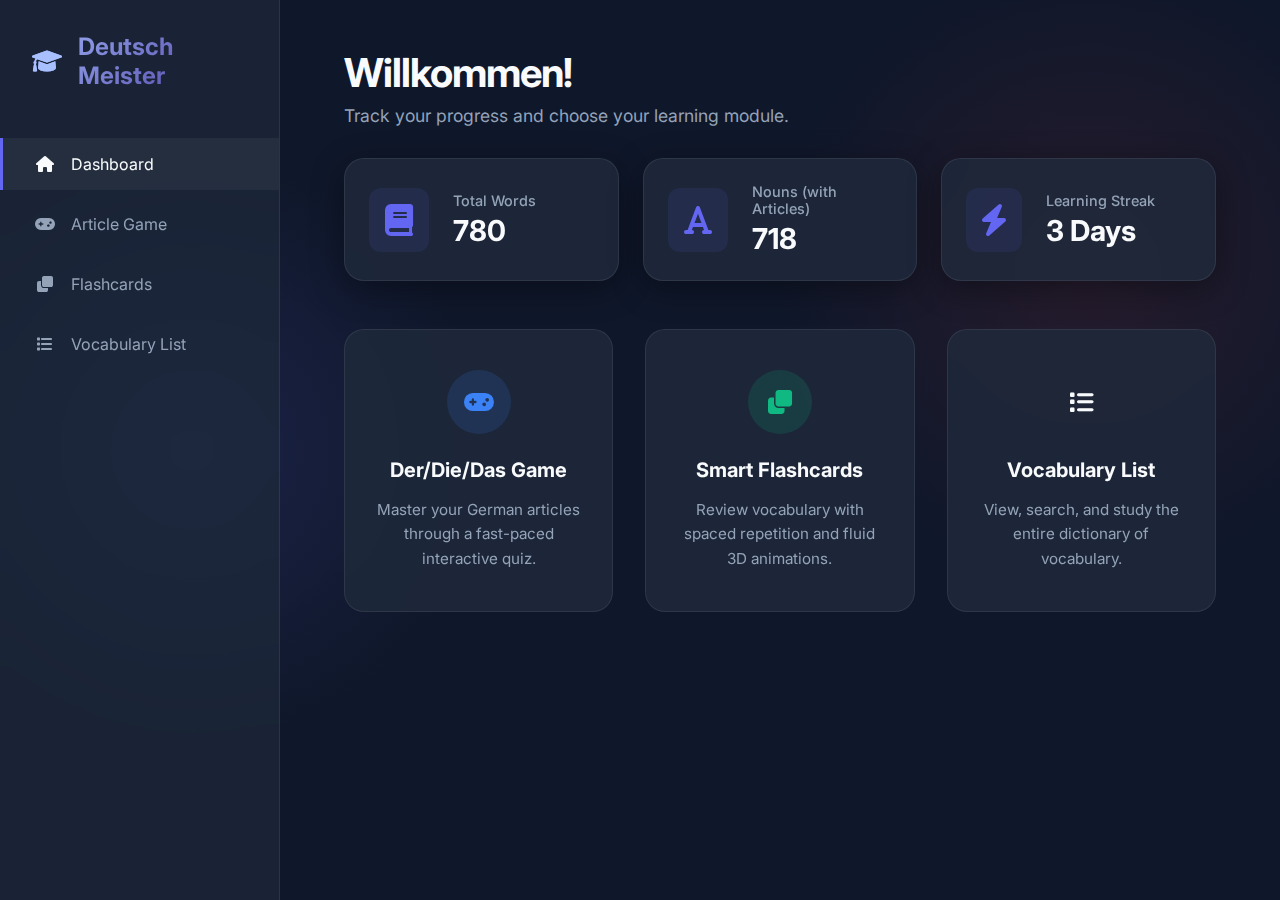
<file: german-learner/index.html>
<!DOCTYPE html>
<html lang="en">

<head>
    <meta charset="UTF-8">
    <meta name="viewport" content="width=device-width, initial-scale=1.0">
    <title>German Interactive Learner</title>
    <link rel="stylesheet" href="css/style.css">
    <link href="https://fonts.googleapis.com/css2?family=Inter:wght@400;500;600;700&display=swap" rel="stylesheet">
    <link href="https://cdnjs.cloudflare.com/ajax/libs/font-awesome/6.0.0/css/all.min.css" rel="stylesheet">
</head>

<body>
    <div class="app-container">
        <!-- Sidebar Navigation -->
        <nav class="sidebar">
            <div class="logo">
                <i class="fa-solid fa-graduation-cap"></i>
                <span>Deutsch Meister</span>
            </div>
            <ul class="nav-links">
                <li class="active" data-tab="dashboard">
                    <i class="fa-solid fa-house"></i>
                    <span>Dashboard</span>
                </li>
                <li data-tab="article-game">
                    <i class="fa-solid fa-gamepad"></i>
                    <span>Article Game</span>
                </li>
                <li data-tab="flashcards">
                    <i class="fa-solid fa-clone"></i>
                    <span>Flashcards</span>
                </li>
                <li data-tab="vocab-list">
                    <i class="fa-solid fa-list"></i>
                    <span>Vocabulary List</span>
                </li>
            </ul>
        </nav>

        <!-- Main Content Area -->
        <main class="content-area">

            <!-- Dashboard View -->
            <section id="dashboard" class="view active-view">
                <header class="view-header">
                    <h1>Willkommen!</h1>
                    <p>Track your progress and choose your learning module.</p>
                </header>
                <div class="stats-grid">
                    <div class="stat-card">
                        <i class="fa-solid fa-book"></i>
                        <div class="stat-info">
                            <h3>Total Words</h3>
                            <p id="total-words">0</p>
                        </div>
                    </div>
                    <div class="stat-card">
                        <i class="fa-solid fa-font"></i>
                        <div class="stat-info">
                            <h3>Nouns (with Articles)</h3>
                            <p id="total-nouns">0</p>
                        </div>
                    </div>
                    <div class="stat-card">
                        <i class="fa-solid fa-bolt"></i>
                        <div class="stat-info">
                            <h3>Learning Streak</h3>
                            <p>3 Days</p>
                        </div>
                    </div>
                </div>

                <div class="quick-actions">
                    <div class="action-card" onclick="document.querySelector('[data-tab=\'article-game\']').click()">
                        <div class="icon-wrap game"><i class="fa-solid fa-gamepad"></i></div>
                        <h2>Der/Die/Das Game</h2>
                        <p>Master your German articles through a fast-paced interactive quiz.</p>
                    </div>
                    <div class="action-card" onclick="document.querySelector('[data-tab=\'flashcards\']').click()">
                        <div class="icon-wrap cards"><i class="fa-solid fa-clone"></i></div>
                        <h2>Smart Flashcards</h2>
                        <p>Review vocabulary with spaced repetition and fluid 3D animations.</p>
                    </div>
                    <div class="action-card" onclick="document.querySelector('[data-tab=\'vocab-list\']').click()">
                        <div class="icon-wrap list"><i class="fa-solid fa-list"></i></div>
                        <h2>Vocabulary List</h2>
                        <p>View, search, and study the entire dictionary of vocabulary.</p>
                    </div>
                </div>
            </section>

            <!-- Article Game View -->
            <section id="article-game" class="view hidden">
                <header class="view-header">
                    <h1>Der, Die, or Das?</h1>
                    <p>Select the correct article as fast as possible.</p>
                </header>
                <div id="game-container">
                    <div class="game-hud">
                        <span class="score">Score: <span id="game-score">0</span></span>
                        <span class="timer">Time: <span id="game-timer">60s</span></span>
                    </div>
                    <div class="word-card">
                        <h2 id="game-target-word">Laden...</h2>
                        <p id="game-target-english" class="hint"></p>
                    </div>
                    <div class="article-buttons">
                        <button class="btn-article der" onclick="checkArticle('der')">Der</button>
                        <button class="btn-article die" onclick="checkArticle('die')">Die</button>
                        <button class="btn-article das" onclick="checkArticle('das')">Das</button>
                    </div>
                    <button id="start-game-btn" class="primary-btn">Start Game</button>
                </div>
            </section>

            <!-- Flashcards View -->
            <section id="flashcards" class="view hidden">
                <header class="view-header">
                    <h1>Flashcards</h1>
                    <p>Flip the cards to learn new vocabulary.</p>
                </header>

                <div class="flashcard-controls">
                    <select id="flashcard-category">
                        <option value="all">All Categories</option>
                    </select>
                </div>

                <div class="scene scene--card">
                    <div class="card" id="flashcard">
                        <div class="card__face card__face--front">
                            <div class="card-content">
                                <h2 id="fc-front-text">Front</h2>
                                <p class="fc-hint">Click to flip</p>
                            </div>
                        </div>
                        <div class="card__face card__face--back">
                            <div class="card-content">
                                <span id="fc-article" class="article-badge der">Der</span>
                                <h2 id="fc-back-text">Back</h2>
                                <p id="fc-plural" class="plural-text">Plural</p>
                            </div>
                        </div>
                    </div>
                </div>

                <div class="flashcard-actions">
                    <button class="action-btn" id="fc-prev"><i class="fa-solid fa-arrow-left"></i> Previous</button>
                    <button class="action-btn" id="fc-next">Next <i class="fa-solid fa-arrow-right"></i></button>
                </div>
            </section>

            <!-- Vocabulary List View -->
            <section id="vocab-list" class="view hidden">
                <header class="view-header">
                    <h1>Vocabulary Dictionary</h1>
                    <p>Browse and search through all your vocabulary words.</p>
                </header>
                <div class="vocab-controls">
                    <input type="text" id="vocab-search"
                        placeholder="Search German or English (e.g., 'schuh' or 'shoe')...">
                    <select id="vocab-category-filter">
                        <option value="all">All Categories</option>
                    </select>
                </div>
                <div class="vocab-table-container">
                    <table class="vocab-table">
                        <thead>
                            <tr>
                                <th>Article</th>
                                <th>German</th>
                                <th>Plural/Info</th>
                                <th>English</th>
                            </tr>
                        </thead>
                        <tbody id="vocab-tbody">
                            <!-- Populated by JS -->
                        </tbody>
                    </table>
                </div>
            </section>
        </main>
    </div>

    <!-- Scripts -->
    <script src="js/data.js"></script>
    <script src="js/app.js"></script>
</body>

</html>
</file>
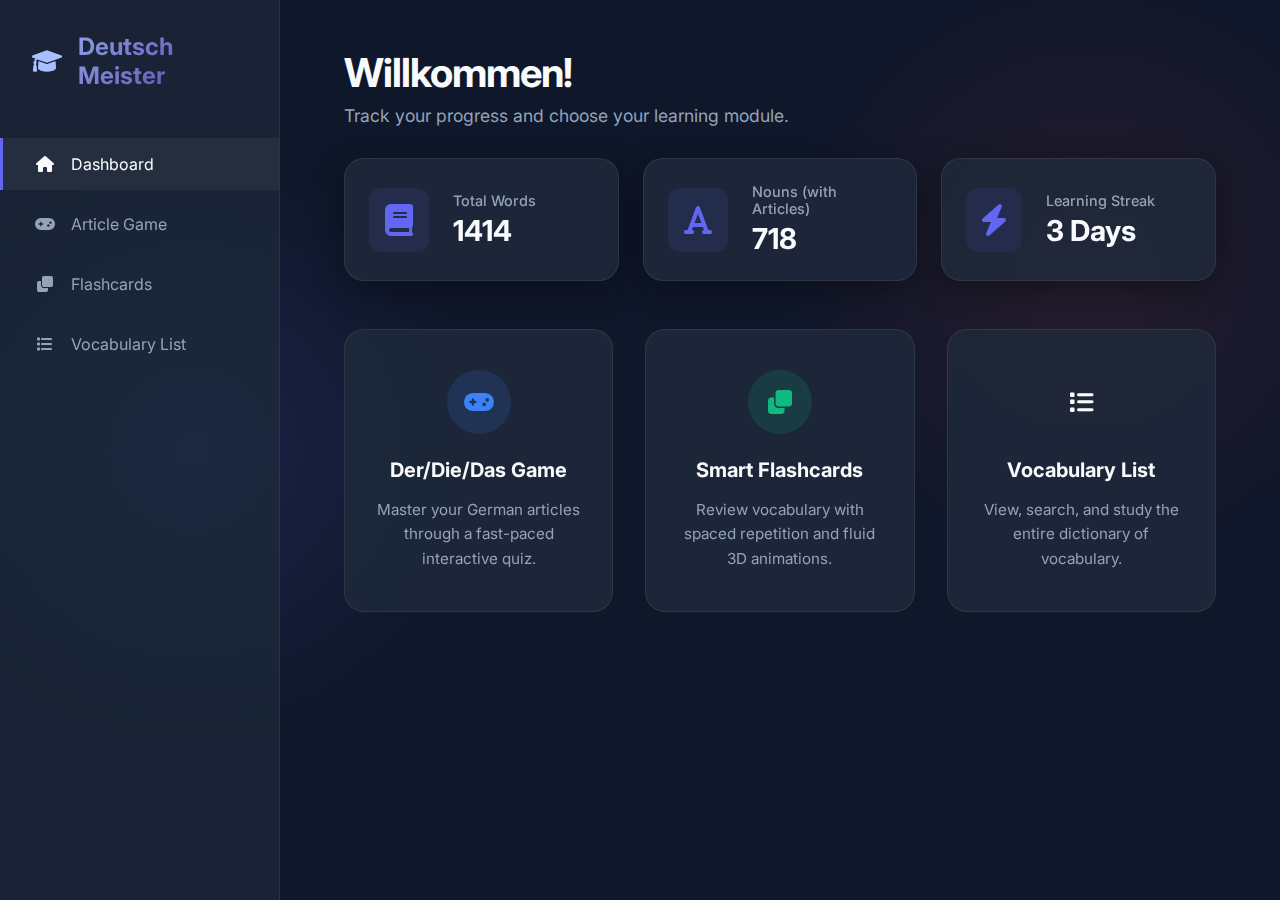
<file: german_learning_app.html>
<!DOCTYPE html>
<html lang="en">

<head>
    <meta charset="UTF-8">
    <meta name="viewport" content="width=device-width, initial-scale=1.0">
    <title>German Interactive Learner</title>
    <style>
:root {
    /* Color Palette */
    --bg-dark: #0f172a;
    --bg-panel: rgba(30, 41, 59, 0.7);
    --bg-card: rgba(30, 41, 59, 0.85);

    --text-primary: #f8fafc;
    --text-secondary: #94a3b8;

    --accent: #6366f1;
    --accent-hover: #4f46e5;

    /* Article Colors */
    --color-der: #3b82f6;
    /* Cerulean Blue */
    --color-die: #ef4444;
    /* Crimson Red */
    --color-das: #10b981;
    /* Emerald Green */
    --color-der-hover: #2563eb;
    --color-die-hover: #dc2828;
    --color-das-hover: #059669;

    --glass-border: 1px solid rgba(255, 255, 255, 0.08);
    --glass-shadow: 0 8px 32px 0 rgba(0, 0, 0, 0.37);

    --radius-lg: 20px;
    --radius-md: 12px;
    --radius-sm: 8px;

    --transition: all 0.3s cubic-bezier(0.4, 0, 0.2, 1);
}

* {
    margin: 0;
    padding: 0;
    box-sizing: border-box;
    font-family: 'Inter', sans-serif;
}

body {
    background: var(--bg-dark);
    /* Subtle gradient background */
    background: radial-gradient(circle at 15% 50%, rgba(99, 102, 241, 0.15), transparent 25%),
        radial-gradient(circle at 85% 30%, rgba(239, 68, 68, 0.1), transparent 25%),
        var(--bg-dark);
    color: var(--text-primary);
    min-height: 100vh;
    overflow: hidden;
}

/* App Layout */
.app-container {
    display: flex;
    height: 100vh;
}

/* Sidebar */
.sidebar {
    width: 280px;
    background: var(--bg-panel);
    backdrop-filter: blur(12px);
    border-right: var(--glass-border);
    padding: 2rem 0;
    display: flex;
    flex-direction: column;
}

.logo {
    font-size: 1.5rem;
    font-weight: 700;
    display: flex;
    align-items: center;
    gap: 1rem;
    padding: 0 2rem;
    margin-bottom: 3rem;
    background: linear-gradient(135deg, #a8c0ff, #3f2b96);
    background-clip: text;
    -webkit-background-clip: text;
    -webkit-text-fill-color: transparent;
}

.logo i {
    color: #a8c0ff;
    -webkit-text-fill-color: #a8c0ff;
}

.nav-links {
    list-style: none;
    display: flex;
    flex-direction: column;
    gap: 0.5rem;
}

.nav-links li {
    padding: 1rem 2rem;
    display: flex;
    align-items: center;
    gap: 1rem;
    color: var(--text-secondary);
    cursor: pointer;
    transition: var(--transition);
    border-left: 3px solid transparent;
}

.nav-links li:hover,
.nav-links li.active {
    color: var(--text-primary);
    background: rgba(255, 255, 255, 0.05);
}

.nav-links li.active {
    border-left-color: var(--accent);
}

.nav-links li i {
    width: 20px;
    text-align: center;
}

/* Main Content Area */
.content-area {
    flex: 1;
    position: relative;
    overflow-y: auto;
    padding: 3rem 4rem;
}

.view {
    display: none;
    animation: fadeIn 0.4s ease forwards;
}

.view.active-view {
    display: block;
}

@keyframes fadeIn {
    from {
        opacity: 0;
        transform: translateY(10px);
    }

    to {
        opacity: 1;
        transform: translateY(0);
    }
}

.view-header {
    margin-bottom: 2rem;
}

.view-header h1 {
    font-size: 2.5rem;
    font-weight: 700;
    margin-bottom: 0.5rem;
    letter-spacing: -0.025em;
}

.view-header p {
    color: var(--text-secondary);
    font-size: 1.1rem;
}

/* Dashboard Options */
.stats-grid {
    display: grid;
    grid-template-columns: repeat(3, 1fr);
    gap: 1.5rem;
    margin-bottom: 3rem;
}

.stat-card {
    background: var(--bg-card);
    backdrop-filter: blur(16px);
    border: var(--glass-border);
    border-radius: var(--radius-lg);
    padding: 1.5rem;
    display: flex;
    align-items: center;
    gap: 1.5rem;
    box-shadow: var(--glass-shadow);
    transition: var(--transition);
}

.stat-card:hover {
    transform: translateY(-5px);
}

.stat-card i {
    font-size: 2rem;
    color: var(--accent);
    background: rgba(99, 102, 241, 0.1);
    padding: 1rem;
    border-radius: var(--radius-md);
}

.stat-info h3 {
    color: var(--text-secondary);
    font-size: 0.9rem;
    font-weight: 500;
    margin-bottom: 0.25rem;
}

.stat-info p {
    font-size: 1.8rem;
    font-weight: 700;
}

.quick-actions {
    display: grid;
    grid-template-columns: repeat(3, 1fr);
    gap: 2rem;
}

.action-card {
    background: var(--bg-card);
    backdrop-filter: blur(16px);
    border: var(--glass-border);
    border-radius: var(--radius-lg);
    padding: 2.5rem 2rem;
    text-align: center;
    cursor: pointer;
    transition: var(--transition);
    position: relative;
    overflow: hidden;
}

.action-card::before {
    content: '';
    position: absolute;
    top: 0;
    left: 0;
    right: 0;
    bottom: 0;
    background: linear-gradient(180deg, rgba(255, 255, 255, 0.05) 0%, transparent 100%);
    opacity: 0;
    transition: var(--transition);
}

.action-card:hover {
    transform: translateY(-10px);
    box-shadow: 0 20px 40px rgba(0, 0, 0, 0.4);
}

.action-card:hover::before {
    opacity: 1;
}

.icon-wrap {
    width: 64px;
    height: 64px;
    border-radius: 50%;
    display: flex;
    align-items: center;
    justify-content: center;
    font-size: 1.5rem;
    margin: 0 auto 1.5rem;
}

.icon-wrap.game {
    background: rgba(59, 130, 246, 0.15);
    color: #3b82f6;
}

.icon-wrap.cards {
    background: rgba(16, 185, 129, 0.15);
    color: #10b981;
}

.icon-wrap.map {
    background: rgba(239, 68, 68, 0.15);
    color: #ef4444;
}

.action-card h2 {
    font-size: 1.25rem;
    margin-bottom: 1rem;
}

.action-card p {
    color: var(--text-secondary);
    font-size: 0.95rem;
    line-height: 1.6;
}

/* Article Game Styles */
#game-container {
    max-width: 600px;
    margin: 0 auto;
    text-align: center;
}

.game-hud {
    display: flex;
    justify-content: space-between;
    font-size: 1.25rem;
    font-weight: 600;
    margin-bottom: 2rem;
    padding: 1rem 2rem;
    background: var(--bg-card);
    border-radius: var(--radius-lg);
    border: var(--glass-border);
}

.word-card {
    background: var(--bg-card);
    backdrop-filter: blur(16px);
    border: var(--glass-border);
    border-radius: var(--radius-lg);
    padding: 4rem 2rem;
    margin-bottom: 2rem;
    box-shadow: var(--glass-shadow);
    min-height: 250px;
    display: flex;
    flex-direction: column;
    align-items: center;
    justify-content: center;
}

.word-card h2 {
    font-size: 3.5rem;
    font-weight: 700;
    margin-bottom: 1rem;
}

.word-card .hint {
    color: var(--text-secondary);
    font-size: 1.2rem;
}

.article-buttons {
    display: flex;
    gap: 1rem;
    margin-bottom: 2rem;
}

.btn-article {
    flex: 1;
    padding: 1.5rem;
    font-size: 1.5rem;
    font-weight: 700;
    color: white;
    border: none;
    border-radius: var(--radius-md);
    cursor: pointer;
    transition: var(--transition);
    opacity: 0.9;
}

.btn-article:hover {
    transform: scale(1.05);
    opacity: 1;
    box-shadow: 0 10px 25px rgba(0, 0, 0, 0.3);
}

.btn-article:active {
    transform: scale(0.95);
}

.btn-article.der {
    background: var(--color-der);
}

.btn-article.die {
    background: var(--color-die);
}

.btn-article.das {
    background: var(--color-das);
}

/* Flashcard Scene */
.scene {
    width: 500px;
    height: 300px;
    margin: 0 auto 3rem;
    perspective: 1000px;
}

.card {
    width: 100%;
    height: 100%;
    position: relative;
    transition: transform 0.6s cubic-bezier(0.4, 0, 0.2, 1);
    transform-style: preserve-3d;
    cursor: pointer;
}

.card.is-flipped {
    transform: rotateY(180deg);
}

.card__face {
    position: absolute;
    width: 100%;
    height: 100%;
    backface-visibility: hidden;
    -webkit-backface-visibility: hidden;
    border-radius: var(--radius-lg);
    background: var(--bg-card);
    backdrop-filter: blur(16px);
    border: var(--glass-border);
    box-shadow: var(--glass-shadow);
    display: flex;
    align-items: center;
    justify-content: center;
}

.card__face--back {
    transform: rotateY(180deg);
    background: rgba(30, 41, 59, 0.95);
}

.card-content {
    text-align: center;
}

.card-content h2 {
    font-size: 2.5rem;
    margin-bottom: 0.5rem;
}

.fc-hint,
.plural-text {
    color: var(--text-secondary);
}

.article-badge {
    display: inline-block;
    padding: 0.25rem 1rem;
    border-radius: 20px;
    font-weight: 700;
    margin-bottom: 1rem;
    font-size: 0.9rem;
}

.article-badge.der {
    background: var(--color-der);
    color: white;
}

.article-badge.die {
    background: var(--color-die);
    color: white;
}

.article-badge.das {
    background: var(--color-das);
    color: white;
}

.article-badge.none {
    background: rgba(255, 255, 255, 0.1);
    color: white;
}

.flashcard-actions {
    display: flex;
    justify-content: center;
    gap: 1.5rem;
}

.action-btn {
    background: rgba(255, 255, 255, 0.1);
    color: white;
    border: none;
    padding: 1rem 2rem;
    border-radius: var(--radius-md);
    cursor: pointer;
    font-weight: 600;
    font-size: 1.1rem;
    transition: var(--transition);
    display: flex;
    align-items: center;
    gap: 0.5rem;
}

.action-btn:hover {
    background: rgba(255, 255, 255, 0.2);
}

/* Primary Button */
.primary-btn {
    background: var(--accent);
    color: white;
    border: none;
    padding: 1rem 3rem;
    font-size: 1.25rem;
    font-weight: 600;
    border-radius: var(--radius-md);
    cursor: pointer;
    transition: var(--transition);
}

.primary-btn:hover {
    background: var(--accent-hover);
    transform: translateY(-2px);
    box-shadow: 0 10px 20px rgba(99, 102, 241, 0.4);
}

/* Vocabulary List Styles */
.vocab-controls {
    display: flex;
    gap: 1rem;
    margin-bottom: 1.5rem;
}

#vocab-search {
    flex: 1;
    padding: 1rem 1.5rem;
    border-radius: var(--radius-md);
    border: var(--glass-border);
    background: var(--bg-card);
    color: var(--text-primary);
    font-size: 1.1rem;
    outline: none;
    transition: var(--transition);
}

#vocab-search:focus {
    border-color: var(--accent);
    box-shadow: 0 0 0 2px rgba(99, 102, 241, 0.3);
}

#vocab-category-filter {
    padding: 1rem 1.5rem;
    border-radius: var(--radius-md);
    border: var(--glass-border);
    background: var(--bg-card);
    color: var(--text-primary);
    font-size: 1.1rem;
    outline: none;
    cursor: pointer;
}

.vocab-table-container {
    background: var(--bg-card);
    border-radius: var(--radius-lg);
    border: var(--glass-border);
    box-shadow: var(--glass-shadow);
    overflow: hidden;
    overflow-y: auto;
    max-height: 60vh;
}

.vocab-table {
    width: 100%;
    border-collapse: collapse;
    text-align: left;
}

.vocab-table th,
.vocab-table td {
    padding: 1.25rem 1.5rem;
    border-bottom: 1px solid rgba(255, 255, 255, 0.05);
}

.vocab-table th {
    background: rgba(255, 255, 255, 0.05);
    font-weight: 600;
    color: var(--text-secondary);
    position: sticky;
    top: 0;
    backdrop-filter: blur(10px);
    z-index: 10;
}

.vocab-table tr:hover td {
    background: rgba(255, 255, 255, 0.02);
}

.vocab-article-badge {
    display: inline-block;
    padding: 0.25rem 0.75rem;
    border-radius: 12px;
    font-size: 0.85rem;
    font-weight: 700;
    text-transform: capitalize;
}

.vocab-article-badge.der {
    background: var(--color-der);
    color: white;
}

.vocab-article-badge.die {
    background: var(--color-die);
    color: white;
}

.vocab-article-badge.das {
    background: var(--color-das);
    color: white;
}

.vocab-article-badge.none {
    background: rgba(255, 255, 255, 0.1);
    color: var(--text-secondary);
}
</style>
    <link href="https://fonts.googleapis.com/css2?family=Inter:wght@400;500;600;700&display=swap" rel="stylesheet">
    <link href="https://cdnjs.cloudflare.com/ajax/libs/font-awesome/6.0.0/css/all.min.css" rel="stylesheet">
</head>

<body>
    <div class="app-container">
        <!-- Sidebar Navigation -->
        <nav class="sidebar">
            <div class="logo">
                <i class="fa-solid fa-graduation-cap"></i>
                <span>Deutsch Meister</span>
            </div>
            <ul class="nav-links">
                <li class="active" data-tab="dashboard">
                    <i class="fa-solid fa-house"></i>
                    <span>Dashboard</span>
                </li>
                <li data-tab="article-game">
                    <i class="fa-solid fa-gamepad"></i>
                    <span>Article Game</span>
                </li>
                <li data-tab="flashcards">
                    <i class="fa-solid fa-clone"></i>
                    <span>Flashcards</span>
                </li>
                <li data-tab="vocab-list">
                    <i class="fa-solid fa-list"></i>
                    <span>Vocabulary List</span>
                </li>
            </ul>
        </nav>

        <!-- Main Content Area -->
        <main class="content-area">

            <!-- Dashboard View -->
            <section id="dashboard" class="view active-view">
                <header class="view-header">
                    <h1>Willkommen!</h1>
                    <p>Track your progress and choose your learning module.</p>
                </header>
                <div class="stats-grid">
                    <div class="stat-card">
                        <i class="fa-solid fa-book"></i>
                        <div class="stat-info">
                            <h3>Total Words</h3>
                            <p id="total-words">0</p>
                        </div>
                    </div>
                    <div class="stat-card">
                        <i class="fa-solid fa-font"></i>
                        <div class="stat-info">
                            <h3>Nouns (with Articles)</h3>
                            <p id="total-nouns">0</p>
                        </div>
                    </div>
                    <div class="stat-card">
                        <i class="fa-solid fa-bolt"></i>
                        <div class="stat-info">
                            <h3>Learning Streak</h3>
                            <p>3 Days</p>
                        </div>
                    </div>
                </div>

                <div class="quick-actions">
                    <div class="action-card" onclick="document.querySelector('[data-tab=\'article-game\']').click()">
                        <div class="icon-wrap game"><i class="fa-solid fa-gamepad"></i></div>
                        <h2>Der/Die/Das Game</h2>
                        <p>Master your German articles through a fast-paced interactive quiz.</p>
                    </div>
                    <div class="action-card" onclick="document.querySelector('[data-tab=\'flashcards\']').click()">
                        <div class="icon-wrap cards"><i class="fa-solid fa-clone"></i></div>
                        <h2>Smart Flashcards</h2>
                        <p>Review vocabulary with spaced repetition and fluid 3D animations.</p>
                    </div>
                    <div class="action-card" onclick="document.querySelector('[data-tab=\'vocab-list\']').click()">
                        <div class="icon-wrap list"><i class="fa-solid fa-list"></i></div>
                        <h2>Vocabulary List</h2>
                        <p>View, search, and study the entire dictionary of vocabulary.</p>
                    </div>
                </div>
            </section>

            <!-- Article Game View -->
            <section id="article-game" class="view hidden">
                <header class="view-header">
                    <h1>Der, Die, or Das?</h1>
                    <p>Select the correct article as fast as possible.</p>
                </header>
                <div id="game-container">
                    <div class="game-hud">
                        <span class="score">Score: <span id="game-score">0</span></span>
                        <span class="timer">Time: <span id="game-timer">60s</span></span>
                    </div>
                    <div class="word-card">
                        <h2 id="game-target-word">Laden...</h2>
                        <p id="game-target-english" class="hint"></p>
                    </div>
                    <div class="article-buttons">
                        <button class="btn-article der" onclick="checkArticle('der')">Der</button>
                        <button class="btn-article die" onclick="checkArticle('die')">Die</button>
                        <button class="btn-article das" onclick="checkArticle('das')">Das</button>
                    </div>
                    <button id="start-game-btn" class="primary-btn">Start Game</button>
                </div>
            </section>

            <!-- Flashcards View -->
            <section id="flashcards" class="view hidden">
                <header class="view-header">
                    <h1>Flashcards</h1>
                    <p>Flip the cards to learn new vocabulary.</p>
                </header>

                <div class="flashcard-controls">
                    <select id="flashcard-category">
                        <option value="all">All Lektions</option>
                    </select>
                    <select id="flashcard-subcategory" style="display: none;">
                        <option value="all">All Subcategories</option>
                    </select>
                </div>

                <div class="scene scene--card">
                    <div class="card" id="flashcard">
                        <div class="card__face card__face--front">
                            <div class="card-content">
                                <h2 id="fc-front-text">Front</h2>
                                <p class="fc-hint">Click to flip</p>
                            </div>
                        </div>
                        <div class="card__face card__face--back">
                            <div class="card-content">
                                <span id="fc-article" class="article-badge der">Der</span>
                                <h2 id="fc-back-text">Back</h2>
                                <p id="fc-plural" class="plural-text">Plural</p>
                            </div>
                        </div>
                    </div>
                </div>

                <div class="flashcard-actions">
                    <button class="action-btn" id="fc-prev"><i class="fa-solid fa-arrow-left"></i> Previous</button>
                    <button class="action-btn" id="fc-next">Next <i class="fa-solid fa-arrow-right"></i></button>
                </div>
            </section>

            <!-- Vocabulary List View -->
            <section id="vocab-list" class="view hidden">
                <header class="view-header">
                    <h1>Vocabulary Dictionary</h1>
                    <p>Browse and search through all your vocabulary words.</p>
                </header>
                <div class="vocab-controls">
                    <input type="text" id="vocab-search"
                        placeholder="Search German or English (e.g., 'schuh' or 'shoe')...">
                    <select id="vocab-category-filter">
                        <option value="all">All Lektions</option>
                    </select>
                    <select id="vocab-subcategory-filter" style="display: none;">
                        <option value="all">All Subcategories</option>
                    </select>
                </div>
                <div class="vocab-table-container">
                    <table class="vocab-table">
                        <thead>
                            <tr>
                                <th>Article</th>
                                <th>German</th>
                                <th>Plural/Info</th>
                                <th>English</th>
                            </tr>
                        </thead>
                        <tbody id="vocab-tbody">
                            <!-- Populated by JS -->
                        </tbody>
                    </table>
                </div>
            </section>
        </main>
    </div>

    <!-- Scripts -->
    
    <script>
const vocabularyData = [
  {
    "article": "",
    "german": "German Vocabulary - Lessons 1 to 8 (Complete",
    "plural": "",
    "english": "",
    "category": "Lektion 1: Kennenlernen"
  },
  {
    "article": "",
    "german": "Answer Key)",
    "plural": "",
    "english": "",
    "category": "Lektion 1: Kennenlernen"
  },
  {
    "article": "der",
    "german": "Name",
    "plural": ",-n",
    "english": "name",
    "category": "Lektion 1: Kennenlernen - sich vorstellen"
  },
  {
    "article": "",
    "german": "mein (Mein Name ist ...)",
    "plural": "",
    "english": "my",
    "category": "Lektion 1: Kennenlernen - sich vorstellen"
  },
  {
    "article": "",
    "german": "dein (Wie ist dein Name?)",
    "plural": "",
    "english": "your (informal)",
    "category": "Lektion 1: Kennenlernen - sich vorstellen"
  },
  {
    "article": "",
    "german": "Ihr (Wie ist Ihr Name?)",
    "plural": "",
    "english": "your (formal)",
    "category": "Lektion 1: Kennenlernen - sich vorstellen"
  },
  {
    "article": "der",
    "german": "Vorname",
    "plural": ",-n",
    "english": "first name",
    "category": "Lektion 1: Kennenlernen - sich vorstellen"
  },
  {
    "article": "der",
    "german": "Nachname",
    "plural": ",-n",
    "english": "last name",
    "category": "Lektion 1: Kennenlernen - sich vorstellen"
  },
  {
    "article": "",
    "german": "buchstabieren",
    "plural": "",
    "english": "to spell",
    "category": "Lektion 1: Kennenlernen - sich vorstellen"
  },
  {
    "article": "",
    "german": "heißen",
    "plural": "",
    "english": "to be called",
    "category": "Lektion 1: Kennenlernen - sich vorstellen"
  },
  {
    "article": "",
    "german": "sein, er ist",
    "plural": "",
    "english": "to be",
    "category": "Lektion 1: Kennenlernen - sich vorstellen"
  },
  {
    "article": "",
    "german": "wohnen",
    "plural": "",
    "english": "to live / reside",
    "category": "Lektion 1: Kennenlernen - sich vorstellen"
  },
  {
    "article": "",
    "german": "in (Ich wohne in ...)",
    "plural": "",
    "english": "in",
    "category": "Lektion 1: Kennenlernen - sich vorstellen"
  },
  {
    "article": "die",
    "german": "Stadt",
    "plural": ",-\"e",
    "english": "the city",
    "category": "Lektion 1: Kennenlernen - sich vorstellen"
  },
  {
    "article": "",
    "german": "wie (Wie heißt du?)",
    "plural": "",
    "english": "how",
    "category": "Lektion 1: Kennenlernen - sich vorstellen"
  },
  {
    "article": "",
    "german": "wer (Wer bist du?)",
    "plural": "",
    "english": "who",
    "category": "Lektion 1: Kennenlernen - sich vorstellen"
  },
  {
    "article": "",
    "german": "wo (Wo wohnst du?)",
    "plural": "",
    "english": "where",
    "category": "Lektion 1: Kennenlernen - sich vorstellen"
  },
  {
    "article": "",
    "german": "woher (Woher kommst du?)",
    "plural": "",
    "english": "where from",
    "category": "Lektion 1: Kennenlernen - sich vorstellen"
  },
  {
    "article": "",
    "german": "from?",
    "plural": "",
    "english": "",
    "category": "Lektion 1: Kennenlernen - sich vorstellen"
  },
  {
    "article": "das",
    "german": "ist Herr/Frau ...",
    "plural": "",
    "english": "This is Mr./Ms. ...",
    "category": "Lektion 1: Kennenlernen - sich vorstellen"
  },
  {
    "article": "die",
    "german": "E-Mail-Adresse",
    "plural": ",-n",
    "english": "e-mail address",
    "category": "Lektion 1: Kennenlernen - sich vorstellen"
  },
  {
    "article": "die",
    "german": "Handynummer",
    "plural": ",-n",
    "english": "mobile number",
    "category": "Lektion 1: Kennenlernen - sich vorstellen"
  },
  {
    "article": "die",
    "german": "Telefonnummer",
    "plural": ",-n",
    "english": "phone number",
    "category": "Lektion 1: Kennenlernen - sich vorstellen"
  },
  {
    "article": "",
    "german": "Deutschland",
    "plural": "",
    "english": "Germany",
    "category": "Lektion 1: Kennenlernen - Länder und Sprachen"
  },
  {
    "article": "",
    "german": "Österreich",
    "plural": "",
    "english": "Austria",
    "category": "Lektion 1: Kennenlernen - Länder und Sprachen"
  },
  {
    "article": "die",
    "german": "Schweiz",
    "plural": "",
    "english": "Switzerland",
    "category": "Lektion 1: Kennenlernen - Länder und Sprachen"
  },
  {
    "article": "das",
    "german": "Land",
    "plural": ",-\"er",
    "english": "country",
    "category": "Lektion 1: Kennenlernen - Länder und Sprachen"
  },
  {
    "article": "",
    "german": "kommen",
    "plural": "",
    "english": "to come",
    "category": "Lektion 1: Kennenlernen - Länder und Sprachen"
  },
  {
    "article": "",
    "german": "aus (Er kommt aus Spanien.)",
    "plural": "",
    "english": "from",
    "category": "Lektion 1: Kennenlernen - Länder und Sprachen"
  },
  {
    "article": "die",
    "german": "Sprache",
    "plural": ",-n",
    "english": "language",
    "category": "Lektion 1: Kennenlernen - Länder und Sprachen"
  },
  {
    "article": "",
    "german": "lernen",
    "plural": "",
    "english": "to learn",
    "category": "Lektion 1: Kennenlernen - Länder und Sprachen"
  },
  {
    "article": "",
    "german": "sprechen, er spricht",
    "plural": "",
    "english": "to speak",
    "category": "Lektion 1: Kennenlernen - Länder und Sprachen"
  },
  {
    "article": "",
    "german": "Welche Sprachen sprechen Sie?",
    "plural": "",
    "english": "Which languages do you",
    "category": "Lektion 1: Kennenlernen - Länder und Sprachen"
  },
  {
    "article": "",
    "german": "Deutsch",
    "plural": "",
    "english": "German",
    "category": "Lektion 1: Kennenlernen - speak?"
  },
  {
    "article": "",
    "german": "Hallo!",
    "plural": "",
    "english": "Hello!",
    "category": "Lektion 1: Kennenlernen - grüßen und verabschieden"
  },
  {
    "article": "",
    "german": "Guten Morgen.",
    "plural": "",
    "english": "Good morning.",
    "category": "Lektion 1: Kennenlernen - grüßen und verabschieden"
  },
  {
    "article": "",
    "german": "Guten Tag.",
    "plural": "",
    "english": "Good day.",
    "category": "Lektion 1: Kennenlernen - grüßen und verabschieden"
  },
  {
    "article": "",
    "german": "Guten Abend.",
    "plural": "",
    "english": "Good evening.",
    "category": "Lektion 1: Kennenlernen - grüßen und verabschieden"
  },
  {
    "article": "",
    "german": "Gute Nacht.",
    "plural": "",
    "english": "Good night.",
    "category": "Lektion 1: Kennenlernen - grüßen und verabschieden"
  },
  {
    "article": "",
    "german": "Tschüs.",
    "plural": "",
    "english": "Bye.",
    "category": "Lektion 1: Kennenlernen - grüßen und verabschieden"
  },
  {
    "article": "",
    "german": "Ciao.",
    "plural": "",
    "english": "Ciao.",
    "category": "Lektion 1: Kennenlernen - grüßen und verabschieden"
  },
  {
    "article": "",
    "german": "Bis bald!",
    "plural": "",
    "english": "See you soon!",
    "category": "Lektion 1: Kennenlernen - grüßen und verabschieden"
  },
  {
    "article": "",
    "german": "Auf Wiedersehen.",
    "plural": "",
    "english": "Goodbye.",
    "category": "Lektion 1: Kennenlernen - grüßen und verabschieden"
  },
  {
    "article": "",
    "german": "Wie geht's?",
    "plural": "",
    "english": "How's it going?",
    "category": "Lektion 1: Kennenlernen - nach dem Befinden fragen"
  },
  {
    "article": "",
    "german": "Sehr gut.",
    "plural": "",
    "english": "Very good.",
    "category": "Lektion 1: Kennenlernen - nach dem Befinden fragen"
  },
  {
    "article": "",
    "german": "Danke, gut.",
    "plural": "",
    "english": "Thanks, good.",
    "category": "Lektion 1: Kennenlernen - nach dem Befinden fragen"
  },
  {
    "article": "",
    "german": "Ganz gut.",
    "plural": "",
    "english": "Quite good.",
    "category": "Lektion 1: Kennenlernen - nach dem Befinden fragen"
  },
  {
    "article": "",
    "german": "null",
    "plural": "",
    "english": "zero",
    "category": "Lektion 1: Kennenlernen - Zahlen"
  },
  {
    "article": "",
    "german": "eins",
    "plural": "",
    "english": "one",
    "category": "Lektion 1: Kennenlernen - Zahlen"
  },
  {
    "article": "",
    "german": "zwei",
    "plural": "",
    "english": "two",
    "category": "Lektion 1: Kennenlernen - Zahlen"
  },
  {
    "article": "",
    "german": "drei",
    "plural": "",
    "english": "three",
    "category": "Lektion 1: Kennenlernen - Zahlen"
  },
  {
    "article": "",
    "german": "vier",
    "plural": "",
    "english": "four",
    "category": "Lektion 1: Kennenlernen - Zahlen"
  },
  {
    "article": "",
    "german": "fünf",
    "plural": "",
    "english": "five",
    "category": "Lektion 1: Kennenlernen - Zahlen"
  },
  {
    "article": "",
    "german": "sechs",
    "plural": "",
    "english": "six",
    "category": "Lektion 1: Kennenlernen - Zahlen"
  },
  {
    "article": "",
    "german": "sieben",
    "plural": "",
    "english": "seven",
    "category": "Lektion 1: Kennenlernen - Zahlen"
  },
  {
    "article": "",
    "german": "acht",
    "plural": "",
    "english": "eight",
    "category": "Lektion 1: Kennenlernen - Zahlen"
  },
  {
    "article": "",
    "german": "neun",
    "plural": "",
    "english": "nine",
    "category": "Lektion 1: Kennenlernen - Zahlen"
  },
  {
    "article": "",
    "german": "zehn",
    "plural": "",
    "english": "ten",
    "category": "Lektion 1: Kennenlernen - Zahlen"
  },
  {
    "article": "",
    "german": "elf",
    "plural": "",
    "english": "eleven",
    "category": "Lektion 1: Kennenlernen - Zahlen"
  },
  {
    "article": "",
    "german": "zwölf",
    "plural": "",
    "english": "twelve",
    "category": "Lektion 1: Kennenlernen - Zahlen"
  },
  {
    "article": "",
    "german": "dreizehn",
    "plural": "",
    "english": "thirteen",
    "category": "Lektion 1: Kennenlernen - Zahlen"
  },
  {
    "article": "",
    "german": "vierzehn",
    "plural": "",
    "english": "fourteen",
    "category": "Lektion 1: Kennenlernen - Zahlen"
  },
  {
    "article": "",
    "german": "fünfzehn",
    "plural": "",
    "english": "fifteen",
    "category": "Lektion 1: Kennenlernen - Zahlen"
  },
  {
    "article": "",
    "german": "sechzehn",
    "plural": "",
    "english": "sixteen",
    "category": "Lektion 1: Kennenlernen - Zahlen"
  },
  {
    "article": "",
    "german": "siebzehn",
    "plural": "",
    "english": "seventeen",
    "category": "Lektion 1: Kennenlernen - Zahlen"
  },
  {
    "article": "",
    "german": "achtzehn",
    "plural": "",
    "english": "eighteen",
    "category": "Lektion 1: Kennenlernen - Zahlen"
  },
  {
    "article": "",
    "german": "neunzehn",
    "plural": "",
    "english": "nineteen",
    "category": "Lektion 1: Kennenlernen - Zahlen"
  },
  {
    "article": "",
    "german": "zwanzig",
    "plural": "",
    "english": "twenty",
    "category": "Lektion 1: Kennenlernen - Zahlen"
  },
  {
    "article": "",
    "german": "fragen",
    "plural": "",
    "english": "to ask",
    "category": "Lektion 1: Kennenlernen - im Kurs"
  },
  {
    "article": "die",
    "german": "Antwort",
    "plural": ",-en",
    "english": "answer",
    "category": "Lektion 1: Kennenlernen - im Kurs"
  },
  {
    "article": "",
    "german": "hören",
    "plural": "",
    "english": "to hear",
    "category": "Lektion 1: Kennenlernen - im Kurs"
  },
  {
    "article": "",
    "german": "lesen, er liest",
    "plural": "",
    "english": "to read",
    "category": "Lektion 1: Kennenlernen - im Kurs"
  },
  {
    "article": "",
    "german": "machen",
    "plural": "",
    "english": "to do",
    "category": "Lektion 1: Kennenlernen - im Kurs"
  },
  {
    "article": "",
    "german": "notieren",
    "plural": "",
    "english": "to note down",
    "category": "Lektion 1: Kennenlernen - im Kurs"
  },
  {
    "article": "",
    "german": "raten, er rät",
    "plural": "",
    "english": "to guess",
    "category": "Lektion 1: Kennenlernen - im Kurs"
  },
  {
    "article": "",
    "german": "sagen",
    "plural": "",
    "english": "to say",
    "category": "Lektion 1: Kennenlernen - im Kurs"
  },
  {
    "article": "",
    "german": "sammeln",
    "plural": "",
    "english": "to collect",
    "category": "Lektion 1: Kennenlernen - im Kurs"
  },
  {
    "article": "",
    "german": "schreiben",
    "plural": "",
    "english": "to write",
    "category": "Lektion 1: Kennenlernen - im Kurs"
  },
  {
    "article": "",
    "german": "spielen",
    "plural": "",
    "english": "to play",
    "category": "Lektion 1: Kennenlernen - im Kurs"
  },
  {
    "article": "",
    "german": "zu|ordnen",
    "plural": "",
    "english": "to assign",
    "category": "Lektion 1: Kennenlernen - im Kurs"
  },
  {
    "article": "der",
    "german": "Partner",
    "plural": ",-",
    "english": "partner",
    "category": "Lektion 1: Kennenlernen - im Kurs"
  },
  {
    "article": "die",
    "german": "Partnerin",
    "plural": ",-nen",
    "english": "partner",
    "category": "Lektion 1: Kennenlernen - im Kurs"
  },
  {
    "article": "die",
    "german": "Person",
    "plural": ",-en",
    "english": "person",
    "category": "Lektion 1: Kennenlernen - im Kurs"
  },
  {
    "article": "der",
    "german": "Text",
    "plural": ",-e",
    "english": "text",
    "category": "Lektion 1: Kennenlernen - im Kurs"
  },
  {
    "article": "das",
    "german": "Wort",
    "plural": ",-\"er",
    "english": "word",
    "category": "Lektion 1: Kennenlernen - im Kurs"
  },
  {
    "article": "die",
    "german": "Autobahn",
    "plural": ",-en",
    "english": "highway",
    "category": "Lektion 1: Kennenlernen - andere wichtige Wörter"
  },
  {
    "article": "die",
    "german": "Flasche",
    "plural": ",-n",
    "english": "bottle",
    "category": "Lektion 1: Kennenlernen - andere wichtige Wörter"
  },
  {
    "article": "der",
    "german": "Kindergarten",
    "plural": ",-\"",
    "english": "kindergarten",
    "category": "Lektion 1: Kennenlernen - andere wichtige Wörter"
  },
  {
    "article": "der",
    "german": "Koffer",
    "plural": ",-",
    "english": "suitcase",
    "category": "Lektion 1: Kennenlernen - andere wichtige Wörter"
  },
  {
    "article": "",
    "german": "Entschuldigung, noch einmal, bitte.",
    "plural": "",
    "english": "Excuse me, once more",
    "category": "Lektion 1: Kennenlernen - andere wichtige Wörter"
  },
  {
    "article": "",
    "german": "Wie bitte?",
    "plural": "",
    "english": "Pardon?",
    "category": "Lektion 1: Kennenlernen - please."
  },
  {
    "article": "das",
    "german": "verstehe ich nicht.",
    "plural": "",
    "english": "I don't understand that.",
    "category": "Lektion 1: Kennenlernen - please."
  },
  {
    "article": "",
    "german": "Bitte ein bisschen langsamer.",
    "plural": "",
    "english": "A bit slower, please.",
    "category": "Lektion 1: Kennenlernen - please."
  },
  {
    "article": "das",
    "german": "Hobby",
    "plural": ",-s",
    "english": "hobby",
    "category": "Lektion 2: Freunde, Kollegen und ich - in der Freizeit"
  },
  {
    "article": "das",
    "german": "Buch",
    "plural": ",-\"er",
    "english": "book",
    "category": "Lektion 2: Freunde, Kollegen und ich - in der Freizeit"
  },
  {
    "article": "das",
    "german": "Café",
    "plural": ",-s",
    "english": "café",
    "category": "Lektion 2: Freunde, Kollegen und ich - in der Freizeit"
  },
  {
    "article": "der",
    "german": "Computer",
    "plural": ",-",
    "english": "computer",
    "category": "Lektion 2: Freunde, Kollegen und ich - in der Freizeit"
  },
  {
    "article": "die",
    "german": "Verabredung",
    "plural": ",-en",
    "english": "meeting",
    "category": "Lektion 2: Freunde, Kollegen und ich - in der Freizeit"
  },
  {
    "article": "",
    "german": "wann (Wann gehen wir ins Café?)",
    "plural": "",
    "english": "when",
    "category": "Lektion 2: Freunde, Kollegen und ich - in der Freizeit"
  },
  {
    "article": "",
    "german": "the café?",
    "plural": "",
    "english": "",
    "category": "Lektion 2: Freunde, Kollegen und ich - in der Freizeit"
  },
  {
    "article": "der",
    "german": "Freund",
    "plural": ",-e",
    "english": "friend",
    "category": "Lektion 2: Freunde, Kollegen und ich - in der Freizeit"
  },
  {
    "article": "die",
    "german": "Freundin",
    "plural": ",-nen",
    "english": "friend",
    "category": "Lektion 2: Freunde, Kollegen und ich - in der Freizeit"
  },
  {
    "article": "die",
    "german": "Leute (Pl.)",
    "plural": "",
    "english": "people (Pl.)",
    "category": "Lektion 2: Freunde, Kollegen und ich - in der Freizeit"
  },
  {
    "article": "der",
    "german": "Fußball (Sg.)",
    "plural": "",
    "english": "football",
    "category": "Lektion 2: Freunde, Kollegen und ich - in der Freizeit"
  },
  {
    "article": "",
    "german": "Tennis spielen",
    "plural": "",
    "english": "to play tennis",
    "category": "Lektion 2: Freunde, Kollegen und ich - in der Freizeit"
  },
  {
    "article": "",
    "german": "joggen",
    "plural": "",
    "english": "to jog",
    "category": "Lektion 2: Freunde, Kollegen und ich - in der Freizeit"
  },
  {
    "article": "das",
    "german": "Kino",
    "plural": ",-s",
    "english": "cinema",
    "category": "Lektion 2: Freunde, Kollegen und ich - in der Freizeit"
  },
  {
    "article": "das",
    "german": "Theater",
    "plural": ",-",
    "english": "theater",
    "category": "Lektion 2: Freunde, Kollegen und ich - in der Freizeit"
  },
  {
    "article": "das",
    "german": "Museum",
    "plural": ",Museen",
    "english": "museum",
    "category": "Lektion 2: Freunde, Kollegen und ich - in der Freizeit"
  },
  {
    "article": "die",
    "german": "Musik (Sg.)",
    "plural": "",
    "english": "music",
    "category": "Lektion 2: Freunde, Kollegen und ich - in der Freizeit"
  },
  {
    "article": "das",
    "german": "Schwimmbad",
    "plural": ",-\"er",
    "english": "swimming pool",
    "category": "Lektion 2: Freunde, Kollegen und ich - in der Freizeit"
  },
  {
    "article": "",
    "german": "schwimmen",
    "plural": "",
    "english": "to swim",
    "category": "Lektion 2: Freunde, Kollegen und ich - in der Freizeit"
  },
  {
    "article": "",
    "german": "fotografieren",
    "plural": "",
    "english": "to photograph",
    "category": "Lektion 2: Freunde, Kollegen und ich - in der Freizeit"
  },
  {
    "article": "das",
    "german": "Foto",
    "plural": ",-s",
    "english": "photo",
    "category": "Lektion 2: Freunde, Kollegen und ich - in der Freizeit"
  },
  {
    "article": "",
    "german": "kochen",
    "plural": "",
    "english": "to cook",
    "category": "Lektion 2: Freunde, Kollegen und ich - in der Freizeit"
  },
  {
    "article": "",
    "german": "reisen",
    "plural": "",
    "english": "to travel",
    "category": "Lektion 2: Freunde, Kollegen und ich - in der Freizeit"
  },
  {
    "article": "",
    "german": "singen",
    "plural": "",
    "english": "to sing",
    "category": "Lektion 2: Freunde, Kollegen und ich - in der Freizeit"
  },
  {
    "article": "",
    "german": "tanzen",
    "plural": "",
    "english": "to dance",
    "category": "Lektion 2: Freunde, Kollegen und ich - in der Freizeit"
  },
  {
    "article": "",
    "german": "frei|haben, er hat frei",
    "plural": "",
    "english": "to have free time",
    "category": "Lektion 2: Freunde, Kollegen und ich - in der Freizeit"
  },
  {
    "article": "",
    "german": "arbeiten",
    "plural": "",
    "english": "to work",
    "category": "Lektion 2: Freunde, Kollegen und ich - Berufe und Arbeit"
  },
  {
    "article": "",
    "german": "bei (Ich arbeite bei ...)",
    "plural": "",
    "english": "at",
    "category": "Lektion 2: Freunde, Kollegen und ich - Berufe und Arbeit"
  },
  {
    "article": "der",
    "german": "Beruf",
    "plural": ",-e",
    "english": "profession",
    "category": "Lektion 2: Freunde, Kollegen und ich - Berufe und Arbeit"
  },
  {
    "article": "",
    "german": "von",
    "plural": "",
    "english": "from / of",
    "category": "Lektion 2: Freunde, Kollegen und ich - Berufe und Arbeit"
  },
  {
    "article": "",
    "german": "Was sind Sie von Beruf?",
    "plural": "",
    "english": "What is your profession?",
    "category": "Lektion 2: Freunde, Kollegen und ich - Berufe und Arbeit"
  },
  {
    "article": "der",
    "german": "Arzt",
    "plural": ",-\"e",
    "english": "doctor",
    "category": "Lektion 2: Freunde, Kollegen und ich - Berufe und Arbeit"
  },
  {
    "article": "die",
    "german": "Ärztin",
    "plural": ",-nen",
    "english": "doctor",
    "category": "Lektion 2: Freunde, Kollegen und ich - Berufe und Arbeit"
  },
  {
    "article": "das",
    "german": "Krankenhaus",
    "plural": ",-\"er",
    "english": "hospital",
    "category": "Lektion 2: Freunde, Kollegen und ich - Berufe und Arbeit"
  },
  {
    "article": "der",
    "german": "Friseur",
    "plural": ",-e",
    "english": "hairdresser",
    "category": "Lektion 2: Freunde, Kollegen und ich - Berufe und Arbeit"
  },
  {
    "article": "die",
    "german": "Friseurin",
    "plural": ",-nen",
    "english": "hairdresser",
    "category": "Lektion 2: Freunde, Kollegen und ich - Berufe und Arbeit"
  },
  {
    "article": "die",
    "german": "Handwerkerin",
    "plural": ",-nen",
    "english": "craftswoman",
    "category": "Lektion 2: Freunde, Kollegen und ich - Berufe und Arbeit"
  },
  {
    "article": "der",
    "german": "Journalist",
    "plural": ",-en",
    "english": "journalist",
    "category": "Lektion 2: Freunde, Kollegen und ich - Berufe und Arbeit"
  },
  {
    "article": "die",
    "german": "Kellnerin",
    "plural": ",-nen",
    "english": "waitress",
    "category": "Lektion 2: Freunde, Kollegen und ich - Berufe und Arbeit"
  },
  {
    "article": "der",
    "german": "Koch",
    "plural": ",-\"e",
    "english": "cook",
    "category": "Lektion 2: Freunde, Kollegen und ich - Berufe und Arbeit"
  },
  {
    "article": "die",
    "german": "Köchin",
    "plural": ",-nen",
    "english": "cook",
    "category": "Lektion 2: Freunde, Kollegen und ich - Berufe und Arbeit"
  },
  {
    "article": "der",
    "german": "Krankenpfleger",
    "plural": ",-",
    "english": "male nurse",
    "category": "Lektion 2: Freunde, Kollegen und ich - Berufe und Arbeit"
  },
  {
    "article": "das",
    "german": "Restaurant",
    "plural": ",-s",
    "english": "restaurant",
    "category": "Lektion 2: Freunde, Kollegen und ich - Berufe und Arbeit"
  },
  {
    "article": "der",
    "german": "Kollege",
    "plural": ",-n",
    "english": "colleague",
    "category": "Lektion 2: Freunde, Kollegen und ich - Berufe und Arbeit"
  },
  {
    "article": "die",
    "german": "Kollegin",
    "plural": ",-nen",
    "english": "colleague",
    "category": "Lektion 2: Freunde, Kollegen und ich - Berufe und Arbeit"
  },
  {
    "article": "die",
    "german": "Firma",
    "plural": ",Firmen",
    "english": "company",
    "category": "Lektion 2: Freunde, Kollegen und ich - Berufe und Arbeit"
  },
  {
    "article": "der",
    "german": "Lehrer",
    "plural": ",-",
    "english": "teacher",
    "category": "Lektion 2: Freunde, Kollegen und ich - Berufe und Arbeit"
  },
  {
    "article": "die",
    "german": "Schule",
    "plural": ",-n",
    "english": "school",
    "category": "Lektion 2: Freunde, Kollegen und ich - Berufe und Arbeit"
  },
  {
    "article": "der",
    "german": "Kurs",
    "plural": ",-e",
    "english": "course",
    "category": "Lektion 2: Freunde, Kollegen und ich - Berufe und Arbeit"
  },
  {
    "article": "die",
    "german": "Mechanikerin",
    "plural": ",-nen",
    "english": "mechanic",
    "category": "Lektion 2: Freunde, Kollegen und ich - Berufe und Arbeit"
  },
  {
    "article": "der",
    "german": "Polizist",
    "plural": ",-en",
    "english": "policeman",
    "category": "Lektion 2: Freunde, Kollegen und ich - Berufe und Arbeit"
  },
  {
    "article": "die",
    "german": "Studentin",
    "plural": ",-nen",
    "english": "student",
    "category": "Lektion 2: Freunde, Kollegen und ich - Berufe und Arbeit"
  },
  {
    "article": "",
    "german": "studieren",
    "plural": "",
    "english": "to study",
    "category": "Lektion 2: Freunde, Kollegen und ich - Berufe und Arbeit"
  },
  {
    "article": "die",
    "german": "Universität",
    "plural": ",-en",
    "english": "university",
    "category": "Lektion 2: Freunde, Kollegen und ich - Berufe und Arbeit"
  },
  {
    "article": "das",
    "german": "Seminar",
    "plural": ",-e",
    "english": "seminar",
    "category": "Lektion 2: Freunde, Kollegen und ich - Berufe und Arbeit"
  },
  {
    "article": "der",
    "german": "Taxifahrer",
    "plural": ",-",
    "english": "taxi driver",
    "category": "Lektion 2: Freunde, Kollegen und ich - Berufe und Arbeit"
  },
  {
    "article": "das",
    "german": "Taxi",
    "plural": ",-s",
    "english": "taxi",
    "category": "Lektion 2: Freunde, Kollegen und ich - Berufe und Arbeit"
  },
  {
    "article": "das",
    "german": "Auto",
    "plural": ",-s",
    "english": "car",
    "category": "Lektion 2: Freunde, Kollegen und ich - Berufe und Arbeit"
  },
  {
    "article": "",
    "german": "fahren, er fährt",
    "plural": "",
    "english": "to drive",
    "category": "Lektion 2: Freunde, Kollegen und ich - Berufe und Arbeit"
  },
  {
    "article": "die",
    "german": "Verkäuferin",
    "plural": ",-nen",
    "english": "saleswoman",
    "category": "Lektion 2: Freunde, Kollegen und ich - Berufe und Arbeit"
  },
  {
    "article": "der",
    "german": "Abend",
    "plural": ",-e",
    "english": "evening",
    "category": "Lektion 2: Freunde, Kollegen und ich - Zeit"
  },
  {
    "article": "der",
    "german": "Nachmittag",
    "plural": ",-e",
    "english": "afternoon",
    "category": "Lektion 2: Freunde, Kollegen und ich - Zeit"
  },
  {
    "article": "der",
    "german": "Moment",
    "plural": ",-e",
    "english": "moment",
    "category": "Lektion 2: Freunde, Kollegen und ich - Zeit"
  },
  {
    "article": "",
    "german": "im Moment",
    "plural": "",
    "english": "at the moment",
    "category": "Lektion 2: Freunde, Kollegen und ich - Zeit"
  },
  {
    "article": "die",
    "german": "Stunde",
    "plural": ",-n",
    "english": "hour",
    "category": "Lektion 2: Freunde, Kollegen und ich - Zeit"
  },
  {
    "article": "der",
    "german": "Tag",
    "plural": ",-e",
    "english": "day",
    "category": "Lektion 2: Freunde, Kollegen und ich - Zeit"
  },
  {
    "article": "die",
    "german": "Woche",
    "plural": ",-n",
    "english": "week",
    "category": "Lektion 2: Freunde, Kollegen und ich - Zeit"
  },
  {
    "article": "",
    "german": "pro Woche",
    "plural": "",
    "english": "per week",
    "category": "Lektion 2: Freunde, Kollegen und ich - Zeit"
  },
  {
    "article": "das",
    "german": "Wochenende",
    "plural": ",-n",
    "english": "weekend",
    "category": "Lektion 2: Freunde, Kollegen und ich - Zeit"
  },
  {
    "article": "der",
    "german": "Wochentag",
    "plural": ",-e",
    "english": "weekday",
    "category": "Lektion 2: Freunde, Kollegen und ich - Zeit"
  },
  {
    "article": "das",
    "german": "Jahr",
    "plural": ",-e",
    "english": "year",
    "category": "Lektion 2: Freunde, Kollegen und ich - Zeit"
  },
  {
    "article": "",
    "german": "alt",
    "plural": "",
    "english": "old",
    "category": "Lektion 2: Freunde, Kollegen und ich - Zeit"
  },
  {
    "article": "",
    "german": "Ich bin ... Jahre alt.",
    "plural": "",
    "english": "I am ... years old.",
    "category": "Lektion 2: Freunde, Kollegen und ich - Zeit"
  },
  {
    "article": "der",
    "german": "Termin",
    "plural": ",-e",
    "english": "appointment",
    "category": "Lektion 2: Freunde, Kollegen und ich - Zeit"
  },
  {
    "article": "",
    "german": "morgen",
    "plural": "",
    "english": "tomorrow",
    "category": "Lektion 2: Freunde, Kollegen und ich - Zeit"
  },
  {
    "article": "",
    "german": "nachts",
    "plural": "",
    "english": "at night",
    "category": "Lektion 2: Freunde, Kollegen und ich - Zeit"
  },
  {
    "article": "",
    "german": "meistens",
    "plural": "",
    "english": "mostly",
    "category": "Lektion 2: Freunde, Kollegen und ich - Zeit"
  },
  {
    "article": "",
    "german": "noch",
    "plural": "",
    "english": "still",
    "category": "Lektion 2: Freunde, Kollegen und ich - Zeit"
  },
  {
    "article": "",
    "german": "Montag",
    "plural": "",
    "english": "Monday",
    "category": "Lektion 2: Freunde, Kollegen und ich - Wochentage"
  },
  {
    "article": "",
    "german": "Dienstag",
    "plural": "",
    "english": "Tuesday",
    "category": "Lektion 2: Freunde, Kollegen und ich - Wochentage"
  },
  {
    "article": "",
    "german": "Mittwoch",
    "plural": "",
    "english": "Wednesday",
    "category": "Lektion 2: Freunde, Kollegen und ich - Wochentage"
  },
  {
    "article": "",
    "german": "Donnerstag",
    "plural": "",
    "english": "Thursday",
    "category": "Lektion 2: Freunde, Kollegen und ich - Wochentage"
  },
  {
    "article": "",
    "german": "Freitag",
    "plural": "",
    "english": "Friday",
    "category": "Lektion 2: Freunde, Kollegen und ich - Wochentage"
  },
  {
    "article": "",
    "german": "Samstag",
    "plural": "",
    "english": "Saturday",
    "category": "Lektion 2: Freunde, Kollegen und ich - Wochentage"
  },
  {
    "article": "",
    "german": "Sonntag",
    "plural": "",
    "english": "Sunday",
    "category": "Lektion 2: Freunde, Kollegen und ich - Wochentage"
  },
  {
    "article": "die",
    "german": "Information",
    "plural": ",-en",
    "english": "information",
    "category": "Lektion 2: Freunde, Kollegen und ich - Informationen zur Person"
  },
  {
    "article": "der",
    "german": "Familienname",
    "plural": ",-n",
    "english": "family name",
    "category": "Lektion 2: Freunde, Kollegen und ich - Informationen zur Person"
  },
  {
    "article": "die",
    "german": "Adresse",
    "plural": ",-n",
    "english": "address",
    "category": "Lektion 2: Freunde, Kollegen und ich - Informationen zur Person"
  },
  {
    "article": "die",
    "german": "Straße",
    "plural": ",-n",
    "english": "street",
    "category": "Lektion 2: Freunde, Kollegen und ich - Informationen zur Person"
  },
  {
    "article": "die",
    "german": "Hausnummer",
    "plural": ",-n",
    "english": "house number",
    "category": "Lektion 2: Freunde, Kollegen und ich - Informationen zur Person"
  },
  {
    "article": "die",
    "german": "Postleitzahl",
    "plural": ",-en",
    "english": "postal code",
    "category": "Lektion 2: Freunde, Kollegen und ich - Informationen zur Person"
  },
  {
    "article": "der",
    "german": "Wohnort",
    "plural": ",-e",
    "english": "place of residence",
    "category": "Lektion 2: Freunde, Kollegen und ich - Informationen zur Person"
  },
  {
    "article": "das",
    "german": "Geburtsdatum",
    "plural": ",-daten",
    "english": "date of birth",
    "category": "Lektion 2: Freunde, Kollegen und ich - Informationen zur Person"
  },
  {
    "article": "der",
    "german": "Geburtsort",
    "plural": ",-e",
    "english": "place of birth",
    "category": "Lektion 2: Freunde, Kollegen und ich - Informationen zur Person"
  },
  {
    "article": "",
    "german": "männlich",
    "plural": "",
    "english": "male",
    "category": "Lektion 2: Freunde, Kollegen und ich - Informationen zur Person"
  },
  {
    "article": "",
    "german": "weiblich",
    "plural": "",
    "english": "female",
    "category": "Lektion 2: Freunde, Kollegen und ich - Informationen zur Person"
  },
  {
    "article": "das",
    "german": "Formular",
    "plural": ",-e",
    "english": "form",
    "category": "Lektion 2: Freunde, Kollegen und ich - Informationen zur Person"
  },
  {
    "article": "",
    "german": "ja",
    "plural": "",
    "english": "yes",
    "category": "Lektion 2: Freunde, Kollegen und ich - andere wichtige Wörter"
  },
  {
    "article": "",
    "german": "nein",
    "plural": "",
    "english": "no",
    "category": "Lektion 2: Freunde, Kollegen und ich - andere wichtige Wörter"
  },
  {
    "article": "die",
    "german": "Notiz",
    "plural": ",-en (Machen Sie Notizen.)",
    "english": "note",
    "category": "Lektion 2: Freunde, Kollegen und ich - andere wichtige Wörter"
  },
  {
    "article": "das",
    "german": "Beispiel",
    "plural": ",-e",
    "english": "example",
    "category": "Lektion 2: Freunde, Kollegen und ich - andere wichtige Wörter"
  },
  {
    "article": "der",
    "german": "Schlüssel",
    "plural": ",-",
    "english": "key",
    "category": "Lektion 2: Freunde, Kollegen und ich - andere wichtige Wörter"
  },
  {
    "article": "das",
    "german": "Wörterbuch",
    "plural": ",-\"er",
    "english": "dictionary",
    "category": "Lektion 2: Freunde, Kollegen und ich - andere wichtige Wörter"
  },
  {
    "article": "das",
    "german": "Zimmer",
    "plural": ",-",
    "english": "room",
    "category": "Lektion 2: Freunde, Kollegen und ich - andere wichtige Wörter"
  },
  {
    "article": "",
    "german": "haben, er hat (Ich habe vier Seminare pro Woche.)",
    "plural": "",
    "english": "to have",
    "category": "Lektion 2: Freunde, Kollegen und ich - andere wichtige Wörter"
  },
  {
    "article": "",
    "german": "week.",
    "plural": "",
    "english": "",
    "category": "Lektion 2: Freunde, Kollegen und ich - andere wichtige Wörter"
  },
  {
    "article": "",
    "german": "passen",
    "plural": "",
    "english": "to fit",
    "category": "Lektion 2: Freunde, Kollegen und ich - andere wichtige Wörter"
  },
  {
    "article": "",
    "german": "suchen",
    "plural": "",
    "english": "to search",
    "category": "Lektion 2: Freunde, Kollegen und ich - andere wichtige Wörter"
  },
  {
    "article": "",
    "german": "warten",
    "plural": "",
    "english": "to wait",
    "category": "Lektion 2: Freunde, Kollegen und ich - andere wichtige Wörter"
  },
  {
    "article": "",
    "german": "alle",
    "plural": "",
    "english": "all",
    "category": "Lektion 2: Freunde, Kollegen und ich - andere wichtige Wörter"
  },
  {
    "article": "",
    "german": "hier",
    "plural": "",
    "english": "here",
    "category": "Lektion 2: Freunde, Kollegen und ich - andere wichtige Wörter"
  },
  {
    "article": "",
    "german": "gern (Ich schwimme gern.)",
    "plural": "",
    "english": "gladly",
    "category": "Lektion 2: Freunde, Kollegen und ich - andere wichtige Wörter"
  },
  {
    "article": "",
    "german": "gehen (Es geht so.)",
    "plural": "",
    "english": "to go",
    "category": "Lektion 2: Freunde, Kollegen und ich - andere wichtige Wörter"
  },
  {
    "article": "",
    "german": "leider (Das geht leider nicht.)",
    "plural": "",
    "english": "unfortunately",
    "category": "Lektion 2: Freunde, Kollegen und ich - andere wichtige Wörter"
  },
  {
    "article": "",
    "german": "possible.",
    "plural": "",
    "english": "",
    "category": "Lektion 2: Freunde, Kollegen und ich - andere wichtige Wörter"
  },
  {
    "article": "",
    "german": "groß",
    "plural": "",
    "english": "big",
    "category": "Lektion 2: Freunde, Kollegen und ich - andere wichtige Wörter"
  },
  {
    "article": "",
    "german": "lustig",
    "plural": "",
    "english": "funny",
    "category": "Lektion 2: Freunde, Kollegen und ich - andere wichtige Wörter"
  },
  {
    "article": "",
    "german": "neu",
    "plural": "",
    "english": "new",
    "category": "Lektion 2: Freunde, Kollegen und ich - andere wichtige Wörter"
  },
  {
    "article": "",
    "german": "super",
    "plural": "",
    "english": "super",
    "category": "Lektion 2: Freunde, Kollegen und ich - andere wichtige Wörter"
  },
  {
    "article": "",
    "german": "toll",
    "plural": "",
    "english": "great",
    "category": "Lektion 2: Freunde, Kollegen und ich - andere wichtige Wörter"
  },
  {
    "article": "",
    "german": "viel",
    "plural": "",
    "english": "much",
    "category": "Lektion 2: Freunde, Kollegen und ich - andere wichtige Wörter"
  },
  {
    "article": "",
    "german": "wirklich",
    "plural": "",
    "english": "really",
    "category": "Lektion 2: Freunde, Kollegen und ich - andere wichtige Wörter"
  },
  {
    "article": "der",
    "german": "Mensch",
    "plural": ",-en",
    "english": "person / human",
    "category": "Lektion 3: In der Stadt unterwegs - eine Stadttour"
  },
  {
    "article": "das",
    "german": "Haus",
    "plural": ",-\"er",
    "english": "house",
    "category": "Lektion 3: In der Stadt unterwegs - eine Stadttour"
  },
  {
    "article": "das",
    "german": "Rathaus",
    "plural": ",-\"er",
    "english": "town hall",
    "category": "Lektion 3: In der Stadt unterwegs - eine Stadttour"
  },
  {
    "article": "das",
    "german": "Konzerthaus",
    "plural": ",-\"er",
    "english": "concert hall",
    "category": "Lektion 3: In der Stadt unterwegs - eine Stadttour"
  },
  {
    "article": "die",
    "german": "Kirche",
    "plural": ",-n",
    "english": "church",
    "category": "Lektion 3: In der Stadt unterwegs - eine Stadttour"
  },
  {
    "article": "der",
    "german": "Turm",
    "plural": ",-\"e",
    "english": "tower",
    "category": "Lektion 3: In der Stadt unterwegs - eine Stadttour"
  },
  {
    "article": "das",
    "german": "Hotel",
    "plural": ",-s",
    "english": "hotel",
    "category": "Lektion 3: In der Stadt unterwegs - eine Stadttour"
  },
  {
    "article": "die",
    "german": "Brücke",
    "plural": ",-n",
    "english": "bridge",
    "category": "Lektion 3: In der Stadt unterwegs - eine Stadttour"
  },
  {
    "article": "der",
    "german": "Park",
    "plural": ",-s",
    "english": "park",
    "category": "Lektion 3: In der Stadt unterwegs - eine Stadttour"
  },
  {
    "article": "der",
    "german": "Markt",
    "plural": ",-\"e",
    "english": "market",
    "category": "Lektion 3: In der Stadt unterwegs - eine Stadttour"
  },
  {
    "article": "der",
    "german": "Bahnhof",
    "plural": ",-\"e",
    "english": "train station",
    "category": "Lektion 3: In der Stadt unterwegs - eine Stadttour"
  },
  {
    "article": "der",
    "german": "Hafen",
    "plural": ",-\"",
    "english": "harbor",
    "category": "Lektion 3: In der Stadt unterwegs - eine Stadttour"
  },
  {
    "article": "der",
    "german": "See",
    "plural": ",-n",
    "english": "lake",
    "category": "Lektion 3: In der Stadt unterwegs - eine Stadttour"
  },
  {
    "article": "der",
    "german": "Fluss",
    "plural": ",-\"e",
    "english": "river",
    "category": "Lektion 3: In der Stadt unterwegs - eine Stadttour"
  },
  {
    "article": "das",
    "german": "Meer",
    "plural": ",-e",
    "english": "sea",
    "category": "Lektion 3: In der Stadt unterwegs - eine Stadttour"
  },
  {
    "article": "",
    "german": "sehen, er sieht (Da sieht man den Hafen.)",
    "plural": "",
    "english": "to see",
    "category": "Lektion 3: In der Stadt unterwegs - eine Stadttour"
  },
  {
    "article": "",
    "german": "harbor.",
    "plural": "",
    "english": "",
    "category": "Lektion 3: In der Stadt unterwegs - eine Stadttour"
  },
  {
    "article": "",
    "german": "da (Da ist das Hotel.)",
    "plural": "",
    "english": "there",
    "category": "Lektion 3: In der Stadt unterwegs - eine Stadttour"
  },
  {
    "article": "das",
    "german": "ist ...",
    "plural": "",
    "english": "That is ...",
    "category": "Lektion 3: In der Stadt unterwegs - eine Stadttour"
  },
  {
    "article": "",
    "german": "interessant",
    "plural": "",
    "english": "interesting",
    "category": "Lektion 3: In der Stadt unterwegs - eine Stadttour"
  },
  {
    "article": "",
    "german": "schön",
    "plural": "",
    "english": "beautiful",
    "category": "Lektion 3: In der Stadt unterwegs - eine Stadttour"
  },
  {
    "article": "die",
    "german": "Station",
    "plural": ",-en",
    "english": "station",
    "category": "Lektion 3: In der Stadt unterwegs - eine Stadttour"
  },
  {
    "article": "der",
    "german": "Ort",
    "plural": ",-e",
    "english": "place",
    "category": "Lektion 3: In der Stadt unterwegs - eine Stadttour"
  },
  {
    "article": "der",
    "german": "Meter",
    "plural": ",-",
    "english": "meter",
    "category": "Lektion 3: In der Stadt unterwegs - Maße angeben"
  },
  {
    "article": "der",
    "german": "Kilometer",
    "plural": ",-",
    "english": "kilometer",
    "category": "Lektion 3: In der Stadt unterwegs - Maße angeben"
  },
  {
    "article": "",
    "german": "lang (Die Brücke ist 12 Kilometer lang.)",
    "plural": "",
    "english": "long",
    "category": "Lektion 3: In der Stadt unterwegs - Maße angeben"
  },
  {
    "article": "",
    "german": "long.",
    "plural": "",
    "english": "",
    "category": "Lektion 3: In der Stadt unterwegs - Maße angeben"
  },
  {
    "article": "",
    "german": "breit (Das Rathaus ist 111 Meter breit.)",
    "plural": "",
    "english": "wide",
    "category": "Lektion 3: In der Stadt unterwegs - Maße angeben"
  },
  {
    "article": "",
    "german": "wide.",
    "plural": "",
    "english": "",
    "category": "Lektion 3: In der Stadt unterwegs - Maße angeben"
  },
  {
    "article": "",
    "german": "hoch (Der Turm ist 132 Meter hoch.)",
    "plural": "",
    "english": "high",
    "category": "Lektion 3: In der Stadt unterwegs - Maße angeben"
  },
  {
    "article": "",
    "german": "über (Das Haus ist über 100 Jahre alt.)",
    "plural": "",
    "english": "over",
    "category": "Lektion 3: In der Stadt unterwegs - Maße angeben"
  },
  {
    "article": "",
    "german": "years old.",
    "plural": "",
    "english": "",
    "category": "Lektion 3: In der Stadt unterwegs - Maße angeben"
  },
  {
    "article": "die",
    "german": "Kosten (Pl.)",
    "plural": "",
    "english": "costs (Pl.)",
    "category": "Lektion 3: In der Stadt unterwegs - Maße angeben"
  },
  {
    "article": "der",
    "german": "Euro",
    "plural": ",-s",
    "english": "Euro",
    "category": "Lektion 3: In der Stadt unterwegs - Maße angeben"
  },
  {
    "article": "",
    "german": "zu Fuß gehen",
    "plural": "",
    "english": "to go on foot",
    "category": "Lektion 3: In der Stadt unterwegs - Verkehrsmittel"
  },
  {
    "article": "das",
    "german": "Fahrrad",
    "plural": ",-\"er",
    "english": "bicycle",
    "category": "Lektion 3: In der Stadt unterwegs - Verkehrsmittel"
  },
  {
    "article": "der",
    "german": "Bus",
    "plural": ",-se",
    "english": "bus",
    "category": "Lektion 3: In der Stadt unterwegs - Verkehrsmittel"
  },
  {
    "article": "die",
    "german": "Straßenbahn",
    "plural": ",-en",
    "english": "tram",
    "category": "Lektion 3: In der Stadt unterwegs - Verkehrsmittel"
  },
  {
    "article": "der",
    "german": "Zug",
    "plural": ",-\"e",
    "english": "train",
    "category": "Lektion 3: In der Stadt unterwegs - Verkehrsmittel"
  },
  {
    "article": "die",
    "german": "U-Bahn",
    "plural": ",-en",
    "english": "subway",
    "category": "Lektion 3: In der Stadt unterwegs - Verkehrsmittel"
  },
  {
    "article": "die",
    "german": "S-Bahn",
    "plural": ",-en",
    "english": "suburban train",
    "category": "Lektion 3: In der Stadt unterwegs - Verkehrsmittel"
  },
  {
    "article": "das",
    "german": "Schiff",
    "plural": ",-e",
    "english": "ship",
    "category": "Lektion 3: In der Stadt unterwegs - Verkehrsmittel"
  },
  {
    "article": "das",
    "german": "Flugzeug",
    "plural": ",-e",
    "english": "airplane",
    "category": "Lektion 3: In der Stadt unterwegs - Verkehrsmittel"
  },
  {
    "article": "die",
    "german": "Fahrkarte",
    "plural": ",-n",
    "english": "ticket",
    "category": "Lektion 3: In der Stadt unterwegs - Verkehrsmittel"
  },
  {
    "article": "",
    "german": "schnell",
    "plural": "",
    "english": "fast",
    "category": "Lektion 3: In der Stadt unterwegs - Verkehrsmittel"
  },
  {
    "article": "",
    "german": "nach (Der Zug fährt nach Berlin.)",
    "plural": "",
    "english": "to",
    "category": "Lektion 3: In der Stadt unterwegs - Verkehrsmittel"
  },
  {
    "article": "der",
    "german": "Weg",
    "plural": ",-e",
    "english": "path / way",
    "category": "Lektion 3: In der Stadt unterwegs - einen Weg beschreiben"
  },
  {
    "article": "",
    "german": "Wo ist bitte ...?",
    "plural": "",
    "english": "Where is please ...?",
    "category": "Lektion 3: In der Stadt unterwegs - einen Weg beschreiben"
  },
  {
    "article": "das",
    "german": "ist ganz einfach.",
    "plural": "",
    "english": "That is quite simple.",
    "category": "Lektion 3: In der Stadt unterwegs - einen Weg beschreiben"
  },
  {
    "article": "",
    "german": "rechts",
    "plural": "",
    "english": "right",
    "category": "Lektion 3: In der Stadt unterwegs - einen Weg beschreiben"
  },
  {
    "article": "",
    "german": "links",
    "plural": "",
    "english": "left",
    "category": "Lektion 3: In der Stadt unterwegs - einen Weg beschreiben"
  },
  {
    "article": "",
    "german": "geradeaus",
    "plural": "",
    "english": "straight ahead",
    "category": "Lektion 3: In der Stadt unterwegs - einen Weg beschreiben"
  },
  {
    "article": "",
    "german": "Gehen Sie zuerst rechts und dann geradeaus.",
    "plural": "",
    "english": "First go right and then",
    "category": "Lektion 3: In der Stadt unterwegs - einen Weg beschreiben"
  },
  {
    "article": "",
    "german": "richtig (Ist das richtig?)",
    "plural": "",
    "english": "correct",
    "category": "Lektion 3: In der Stadt unterwegs - straight."
  },
  {
    "article": "",
    "german": "genau (Ja, genau!)",
    "plural": "",
    "english": "exactly",
    "category": "Lektion 3: In der Stadt unterwegs - straight."
  },
  {
    "article": "die",
    "german": "Mitte (Sg.)",
    "plural": "",
    "english": "middle",
    "category": "Lektion 3: In der Stadt unterwegs - straight."
  },
  {
    "article": "",
    "german": "Wo ist das? - Genau in der Mitte.",
    "plural": "",
    "english": "Where is that? - Exactly",
    "category": "Lektion 3: In der Stadt unterwegs - straight."
  },
  {
    "article": "",
    "german": "also (Also, zuerst links und ...)",
    "plural": "",
    "english": "so / well",
    "category": "Lektion 3: In der Stadt unterwegs - in the middle."
  },
  {
    "article": "",
    "german": "zeigen",
    "plural": "",
    "english": "to show",
    "category": "Lektion 3: In der Stadt unterwegs - in the middle."
  },
  {
    "article": "der",
    "german": "Plan",
    "plural": ",-\"e",
    "english": "plan / map",
    "category": "Lektion 3: In der Stadt unterwegs - in the middle."
  },
  {
    "article": "",
    "german": "zeichnen",
    "plural": "",
    "english": "to draw",
    "category": "Lektion 3: In der Stadt unterwegs - in the middle."
  },
  {
    "article": "der",
    "german": "Start (Sg.)",
    "plural": "",
    "english": "start",
    "category": "Lektion 3: In der Stadt unterwegs - in the middle."
  },
  {
    "article": "das",
    "german": "Ziel",
    "plural": ",-e",
    "english": "goal / destination",
    "category": "Lektion 3: In der Stadt unterwegs - in the middle."
  },
  {
    "article": "",
    "german": "schon (Da ist schon das Hotel.)",
    "plural": "",
    "english": "already",
    "category": "Lektion 3: In der Stadt unterwegs - in the middle."
  },
  {
    "article": "das",
    "german": "Event",
    "plural": ",-s",
    "english": "event",
    "category": "Lektion 3: In der Stadt unterwegs - Events"
  },
  {
    "article": "das",
    "german": "Festival",
    "plural": ",-s",
    "english": "festival",
    "category": "Lektion 3: In der Stadt unterwegs - Events"
  },
  {
    "article": "das",
    "german": "Ticket",
    "plural": ",-s",
    "english": "ticket",
    "category": "Lektion 3: In der Stadt unterwegs - Events"
  },
  {
    "article": "das",
    "german": "Publikum (Sg.)",
    "plural": "",
    "english": "audience",
    "category": "Lektion 3: In der Stadt unterwegs - Events"
  },
  {
    "article": "der",
    "german": "Besucher",
    "plural": ",-",
    "english": "visitor",
    "category": "Lektion 3: In der Stadt unterwegs - Events"
  },
  {
    "article": "die",
    "german": "Besucherin",
    "plural": ",-nen",
    "english": "visitor",
    "category": "Lektion 3: In der Stadt unterwegs - Events"
  },
  {
    "article": "der",
    "german": "Gast",
    "plural": ",-\"e",
    "english": "guest",
    "category": "Lektion 3: In der Stadt unterwegs - Events"
  },
  {
    "article": "das",
    "german": "Konzert",
    "plural": ",-e",
    "english": "concert",
    "category": "Lektion 3: In der Stadt unterwegs - Events"
  },
  {
    "article": "das",
    "german": "Orchester",
    "plural": ",-",
    "english": "orchestra",
    "category": "Lektion 3: In der Stadt unterwegs - Events"
  },
  {
    "article": "der",
    "german": "Chor",
    "plural": ",-\"e",
    "english": "choir",
    "category": "Lektion 3: In der Stadt unterwegs - Events"
  },
  {
    "article": "die",
    "german": "Konzertkarte",
    "plural": ",-n",
    "english": "concert ticket",
    "category": "Lektion 3: In der Stadt unterwegs - Events"
  },
  {
    "article": "der",
    "german": "Film",
    "plural": ",-e",
    "english": "film",
    "category": "Lektion 3: In der Stadt unterwegs - Events"
  },
  {
    "article": "der",
    "german": "Schauspieler",
    "plural": ",-",
    "english": "actor",
    "category": "Lektion 3: In der Stadt unterwegs - Events"
  },
  {
    "article": "die",
    "german": "Schauspielerin",
    "plural": ",-nen",
    "english": "actor",
    "category": "Lektion 3: In der Stadt unterwegs - Events"
  },
  {
    "article": "der",
    "german": "Star",
    "plural": ",-s",
    "english": "star",
    "category": "Lektion 3: In der Stadt unterwegs - Events"
  },
  {
    "article": "der",
    "german": "Regisseur",
    "plural": ",-e",
    "english": "director",
    "category": "Lektion 3: In der Stadt unterwegs - Events"
  },
  {
    "article": "die",
    "german": "Regisseurin",
    "plural": ",-nen",
    "english": "director",
    "category": "Lektion 3: In der Stadt unterwegs - Events"
  },
  {
    "article": "die",
    "german": "Ausstellung",
    "plural": ",-en",
    "english": "exhibition",
    "category": "Lektion 3: In der Stadt unterwegs - Events"
  },
  {
    "article": "",
    "german": "finden (Findest du das Konzert gut?)",
    "plural": "",
    "english": "to find",
    "category": "Lektion 3: In der Stadt unterwegs - Events"
  },
  {
    "article": "",
    "german": "good?",
    "plural": "",
    "english": "",
    "category": "Lektion 3: In der Stadt unterwegs - Events"
  },
  {
    "article": "die",
    "german": "Jahreszeit",
    "plural": ",-en",
    "english": "season",
    "category": "Lektion 3: In der Stadt unterwegs - Jahreszeiten & Monate"
  },
  {
    "article": "der",
    "german": "Frühling",
    "plural": "",
    "english": "spring",
    "category": "Lektion 3: In der Stadt unterwegs - Jahreszeiten & Monate"
  },
  {
    "article": "der",
    "german": "Sommer",
    "plural": "",
    "english": "summer",
    "category": "Lektion 3: In der Stadt unterwegs - Jahreszeiten & Monate"
  },
  {
    "article": "der",
    "german": "Herbst",
    "plural": "",
    "english": "autumn",
    "category": "Lektion 3: In der Stadt unterwegs - Jahreszeiten & Monate"
  },
  {
    "article": "der",
    "german": "Winter",
    "plural": "",
    "english": "winter",
    "category": "Lektion 3: In der Stadt unterwegs - Jahreszeiten & Monate"
  },
  {
    "article": "der",
    "german": "Monat",
    "plural": ",-e",
    "english": "month",
    "category": "Lektion 3: In der Stadt unterwegs - Jahreszeiten & Monate"
  },
  {
    "article": "der",
    "german": "Januar",
    "plural": "",
    "english": "January",
    "category": "Lektion 3: In der Stadt unterwegs - Jahreszeiten & Monate"
  },
  {
    "article": "der",
    "german": "Februar",
    "plural": "",
    "english": "February",
    "category": "Lektion 3: In der Stadt unterwegs - Jahreszeiten & Monate"
  },
  {
    "article": "der",
    "german": "März",
    "plural": "",
    "english": "March",
    "category": "Lektion 3: In der Stadt unterwegs - Jahreszeiten & Monate"
  },
  {
    "article": "der",
    "german": "April",
    "plural": "",
    "english": "April",
    "category": "Lektion 3: In der Stadt unterwegs - Jahreszeiten & Monate"
  },
  {
    "article": "der",
    "german": "Mai",
    "plural": "",
    "english": "May",
    "category": "Lektion 3: In der Stadt unterwegs - Jahreszeiten & Monate"
  },
  {
    "article": "der",
    "german": "Juni",
    "plural": "",
    "english": "June",
    "category": "Lektion 3: In der Stadt unterwegs - Jahreszeiten & Monate"
  },
  {
    "article": "der",
    "german": "Juli",
    "plural": "",
    "english": "July",
    "category": "Lektion 3: In der Stadt unterwegs - Jahreszeiten & Monate"
  },
  {
    "article": "der",
    "german": "August",
    "plural": "",
    "english": "August",
    "category": "Lektion 3: In der Stadt unterwegs - Jahreszeiten & Monate"
  },
  {
    "article": "der",
    "german": "September",
    "plural": "",
    "english": "September",
    "category": "Lektion 3: In der Stadt unterwegs - Jahreszeiten & Monate"
  },
  {
    "article": "der",
    "german": "Oktober",
    "plural": "",
    "english": "October",
    "category": "Lektion 3: In der Stadt unterwegs - Jahreszeiten & Monate"
  },
  {
    "article": "der",
    "german": "November",
    "plural": "",
    "english": "November",
    "category": "Lektion 3: In der Stadt unterwegs - Jahreszeiten & Monate"
  },
  {
    "article": "der",
    "german": "Dezember",
    "plural": "",
    "english": "December",
    "category": "Lektion 3: In der Stadt unterwegs - Jahreszeiten & Monate"
  },
  {
    "article": "die",
    "german": "Gruppe",
    "plural": ",-n",
    "english": "group",
    "category": "Lektion 3: In der Stadt unterwegs - andere wichtige Wörter"
  },
  {
    "article": "das",
    "german": "Bild",
    "plural": ",-er",
    "english": "picture",
    "category": "Lektion 3: In der Stadt unterwegs - andere wichtige Wörter"
  },
  {
    "article": "das",
    "german": "Plakat",
    "plural": ",-e",
    "english": "poster",
    "category": "Lektion 3: In der Stadt unterwegs - andere wichtige Wörter"
  },
  {
    "article": "das",
    "german": "Glück (Sg.) (So ein Glück!)",
    "plural": "",
    "english": "luck",
    "category": "Lektion 3: In der Stadt unterwegs - andere wichtige Wörter"
  },
  {
    "article": "",
    "german": "so",
    "plural": "",
    "english": "so",
    "category": "Lektion 3: In der Stadt unterwegs - andere wichtige Wörter"
  },
  {
    "article": "der",
    "german": "Test",
    "plural": ",-s (Heute ist kein Test!)",
    "english": "test",
    "category": "Lektion 3: In der Stadt unterwegs - andere wichtige Wörter"
  },
  {
    "article": "",
    "german": "jetzt (Jetzt aber schnell!)",
    "plural": "",
    "english": "now",
    "category": "Lektion 3: In der Stadt unterwegs - andere wichtige Wörter"
  },
  {
    "article": "",
    "german": "okay",
    "plural": "",
    "english": "okay",
    "category": "Lektion 3: In der Stadt unterwegs - andere wichtige Wörter"
  },
  {
    "article": "die",
    "german": "Welt",
    "plural": ",-en",
    "english": "world",
    "category": "Lektion 3: In der Stadt unterwegs - andere wichtige Wörter"
  },
  {
    "article": "die",
    "german": "Lösung",
    "plural": ",-en",
    "english": "solution",
    "category": "Lektion 3: In der Stadt unterwegs - andere wichtige Wörter"
  },
  {
    "article": "",
    "german": "ein Mal, zwei Mal, ...",
    "plural": "",
    "english": "one time, two times",
    "category": "Lektion 3: In der Stadt unterwegs - andere wichtige Wörter"
  },
  {
    "article": "das",
    "german": "erste/zweite/ ... Mal",
    "plural": "",
    "english": "the first/second time",
    "category": "Lektion 3: In der Stadt unterwegs - andere wichtige Wörter"
  },
  {
    "article": "",
    "german": "Vielen Dank!",
    "plural": "",
    "english": "Many thanks!",
    "category": "Lektion 3: In der Stadt unterwegs - andere wichtige Wörter"
  },
  {
    "article": "das",
    "german": "Obst (Sg.)",
    "plural": "",
    "english": "fruit",
    "category": "Lektion 4: Essen und Trinken - Lebensmittel"
  },
  {
    "article": "der",
    "german": "Apfel",
    "plural": ",-\"",
    "english": "apple",
    "category": "Lektion 4: Essen und Trinken - Lebensmittel"
  },
  {
    "article": "die",
    "german": "Banane",
    "plural": ",-n",
    "english": "banana",
    "category": "Lektion 4: Essen und Trinken - Lebensmittel"
  },
  {
    "article": "die",
    "german": "Birne",
    "plural": ",-n",
    "english": "pear",
    "category": "Lektion 4: Essen und Trinken - Lebensmittel"
  },
  {
    "article": "das",
    "german": "Gemüse (Sg.)",
    "plural": "",
    "english": "vegetables",
    "category": "Lektion 4: Essen und Trinken - Lebensmittel"
  },
  {
    "article": "die",
    "german": "Gurke",
    "plural": ",-n",
    "english": "cucumber",
    "category": "Lektion 4: Essen und Trinken - Lebensmittel"
  },
  {
    "article": "die",
    "german": "Kartoffel",
    "plural": ",-n",
    "english": "potato",
    "category": "Lektion 4: Essen und Trinken - Lebensmittel"
  },
  {
    "article": "der",
    "german": "Salat",
    "plural": ",-e",
    "english": "lettuce / salad",
    "category": "Lektion 4: Essen und Trinken - Lebensmittel"
  },
  {
    "article": "die",
    "german": "Tomate",
    "plural": ",-n",
    "english": "tomato",
    "category": "Lektion 4: Essen und Trinken - Lebensmittel"
  },
  {
    "article": "die",
    "german": "Olive",
    "plural": ",-n",
    "english": "olive",
    "category": "Lektion 4: Essen und Trinken - Lebensmittel"
  },
  {
    "article": "die",
    "german": "Zwiebel",
    "plural": ",-n",
    "english": "onion",
    "category": "Lektion 4: Essen und Trinken - Lebensmittel"
  },
  {
    "article": "das",
    "german": "Brot",
    "plural": ",-e",
    "english": "bread",
    "category": "Lektion 4: Essen und Trinken - Lebensmittel"
  },
  {
    "article": "das",
    "german": "Brötchen",
    "plural": ",-",
    "english": "bun",
    "category": "Lektion 4: Essen und Trinken - Lebensmittel"
  },
  {
    "article": "der",
    "german": "Keks",
    "plural": ",-e",
    "english": "cookie",
    "category": "Lektion 4: Essen und Trinken - Lebensmittel"
  },
  {
    "article": "der",
    "german": "Kuchen",
    "plural": ",-",
    "english": "cake",
    "category": "Lektion 4: Essen und Trinken - Lebensmittel"
  },
  {
    "article": "das",
    "german": "Fleisch (Sg.)",
    "plural": "",
    "english": "meat",
    "category": "Lektion 4: Essen und Trinken - Lebensmittel"
  },
  {
    "article": "das",
    "german": "Hähnchen",
    "plural": ",-",
    "english": "chicken",
    "category": "Lektion 4: Essen und Trinken - Lebensmittel"
  },
  {
    "article": "der",
    "german": "Schinken",
    "plural": ",-",
    "english": "ham",
    "category": "Lektion 4: Essen und Trinken - Lebensmittel"
  },
  {
    "article": "die",
    "german": "Wurst",
    "plural": ",-\"e",
    "english": "sausage",
    "category": "Lektion 4: Essen und Trinken - Lebensmittel"
  },
  {
    "article": "das",
    "german": "Würstchen",
    "plural": ",-",
    "english": "little sausage",
    "category": "Lektion 4: Essen und Trinken - Lebensmittel"
  },
  {
    "article": "die",
    "german": "Butter (Sg.)",
    "plural": "",
    "english": "butter",
    "category": "Lektion 4: Essen und Trinken - Lebensmittel"
  },
  {
    "article": "",
    "german": "der/das Joghurt, -s",
    "plural": "",
    "english": "yogurt (m/n)",
    "category": "Lektion 4: Essen und Trinken - Lebensmittel"
  },
  {
    "article": "der",
    "german": "Käse (Sg.)",
    "plural": "",
    "english": "cheese",
    "category": "Lektion 4: Essen und Trinken - Lebensmittel"
  },
  {
    "article": "die",
    "german": "Milch (Sg.)",
    "plural": "",
    "english": "milk",
    "category": "Lektion 4: Essen und Trinken - Lebensmittel"
  },
  {
    "article": "die",
    "german": "Sahne (Sg.)",
    "plural": "",
    "english": "cream",
    "category": "Lektion 4: Essen und Trinken - Lebensmittel"
  },
  {
    "article": "der",
    "german": "Pfeffer (Sg.)",
    "plural": "",
    "english": "pepper",
    "category": "Lektion 4: Essen und Trinken - Lebensmittel"
  },
  {
    "article": "das",
    "german": "Salz",
    "plural": ",-e",
    "english": "salt",
    "category": "Lektion 4: Essen und Trinken - Lebensmittel"
  },
  {
    "article": "der",
    "german": "Zucker (Sg.)",
    "plural": "",
    "english": "sugar",
    "category": "Lektion 4: Essen und Trinken - Lebensmittel"
  },
  {
    "article": "der",
    "german": "Essig",
    "plural": ",-e",
    "english": "vinegar",
    "category": "Lektion 4: Essen und Trinken - Lebensmittel"
  },
  {
    "article": "das",
    "german": "Öl",
    "plural": ",-e",
    "english": "oil",
    "category": "Lektion 4: Essen und Trinken - Lebensmittel"
  },
  {
    "article": "die",
    "german": "Nudel",
    "plural": ",-n",
    "english": "noodle",
    "category": "Lektion 4: Essen und Trinken - Lebensmittel"
  },
  {
    "article": "der",
    "german": "Reis (Sg.)",
    "plural": "",
    "english": "rice",
    "category": "Lektion 4: Essen und Trinken - Lebensmittel"
  },
  {
    "article": "das",
    "german": "Ei",
    "plural": ",-er",
    "english": "egg",
    "category": "Lektion 4: Essen und Trinken - Lebensmittel"
  },
  {
    "article": "der",
    "german": "Fisch",
    "plural": ",-e",
    "english": "fish",
    "category": "Lektion 4: Essen und Trinken - Lebensmittel"
  },
  {
    "article": "die",
    "german": "Schokolade",
    "plural": ",-n",
    "english": "chocolate",
    "category": "Lektion 4: Essen und Trinken - Lebensmittel"
  },
  {
    "article": "die",
    "german": "Marmelade",
    "plural": ",-n",
    "english": "jam",
    "category": "Lektion 4: Essen und Trinken - Lebensmittel"
  },
  {
    "article": "das",
    "german": "Müsli",
    "plural": ",-s",
    "english": "muesli",
    "category": "Lektion 4: Essen und Trinken - Lebensmittel"
  },
  {
    "article": "das",
    "german": "Getränk",
    "plural": ",-e",
    "english": "drink",
    "category": "Lektion 4: Essen und Trinken - Lebensmittel"
  },
  {
    "article": "das",
    "german": "Wasser",
    "plural": ",-",
    "english": "water",
    "category": "Lektion 4: Essen und Trinken - Lebensmittel"
  },
  {
    "article": "der",
    "german": "Saft",
    "plural": ",-\"e",
    "english": "juice",
    "category": "Lektion 4: Essen und Trinken - Lebensmittel"
  },
  {
    "article": "die",
    "german": "Limonade",
    "plural": ",-n",
    "english": "lemonade",
    "category": "Lektion 4: Essen und Trinken - Lebensmittel"
  },
  {
    "article": "die",
    "german": "Cola",
    "plural": ",-s",
    "english": "cola",
    "category": "Lektion 4: Essen und Trinken - Lebensmittel"
  },
  {
    "article": "der",
    "german": "Kaffee",
    "plural": ",-s",
    "english": "coffee",
    "category": "Lektion 4: Essen und Trinken - Lebensmittel"
  },
  {
    "article": "der",
    "german": "Tee",
    "plural": ",-s",
    "english": "tea",
    "category": "Lektion 4: Essen und Trinken - Lebensmittel"
  },
  {
    "article": "die",
    "german": "Bäckerei",
    "plural": ",-en",
    "english": "bakery",
    "category": "Lektion 4: Essen und Trinken - Lebensmittel"
  },
  {
    "article": "der",
    "german": "Markt",
    "plural": ",-\"e",
    "english": "market",
    "category": "Lektion 4: Essen und Trinken - Lebensmittel"
  },
  {
    "article": "die",
    "german": "Metzgerei",
    "plural": ",-en",
    "english": "butcher shop",
    "category": "Lektion 4: Essen und Trinken - Lebensmittel"
  },
  {
    "article": "der",
    "german": "Supermarkt",
    "plural": ",-\"e",
    "english": "supermarket",
    "category": "Lektion 4: Essen und Trinken - Lebensmittel"
  },
  {
    "article": "die",
    "german": "Packung",
    "plural": ",-en",
    "english": "package",
    "category": "Lektion 4: Essen und Trinken - Lebensmittel"
  },
  {
    "article": "der",
    "german": "Becher",
    "plural": ",-",
    "english": "cup / container",
    "category": "Lektion 4: Essen und Trinken - Lebensmittel"
  },
  {
    "article": "die",
    "german": "Dose",
    "plural": ",-n",
    "english": "can",
    "category": "Lektion 4: Essen und Trinken - Lebensmittel"
  },
  {
    "article": "das",
    "german": "Stück",
    "plural": ",-e",
    "english": "piece",
    "category": "Lektion 4: Essen und Trinken - Lebensmittel"
  },
  {
    "article": "die",
    "german": "Tüte",
    "plural": ",-n",
    "english": "bag",
    "category": "Lektion 4: Essen und Trinken - Lebensmittel"
  },
  {
    "article": "das",
    "german": "Gramm (g)",
    "plural": "",
    "english": "gram",
    "category": "Lektion 4: Essen und Trinken - Lebensmittel"
  },
  {
    "article": "das",
    "german": "Kilo(gramm) (kg)",
    "plural": "",
    "english": "kilo",
    "category": "Lektion 4: Essen und Trinken - Lebensmittel"
  },
  {
    "article": "der",
    "german": "Liter (l)",
    "plural": "",
    "english": "liter",
    "category": "Lektion 4: Essen und Trinken - Lebensmittel"
  },
  {
    "article": "",
    "german": "kaufen",
    "plural": "",
    "english": "to buy",
    "category": "Lektion 4: Essen und Trinken - beim Einkaufen"
  },
  {
    "article": "",
    "german": "ein|kaufen",
    "plural": "",
    "english": "to go shopping",
    "category": "Lektion 4: Essen und Trinken - beim Einkaufen"
  },
  {
    "article": "der",
    "german": "Einkaufswagen",
    "plural": ",-",
    "english": "shopping cart",
    "category": "Lektion 4: Essen und Trinken - beim Einkaufen"
  },
  {
    "article": "",
    "german": "brauchen",
    "plural": "",
    "english": "to need",
    "category": "Lektion 4: Essen und Trinken - beim Einkaufen"
  },
  {
    "article": "",
    "german": "möchten, er möchte",
    "plural": "",
    "english": "would like",
    "category": "Lektion 4: Essen und Trinken - beim Einkaufen"
  },
  {
    "article": "",
    "german": "finden",
    "plural": "",
    "english": "to find",
    "category": "Lektion 4: Essen und Trinken - beim Einkaufen"
  },
  {
    "article": "",
    "german": "Entschuldigung, wo finde ich ...?",
    "plural": "",
    "english": "Excuse me, where do I",
    "category": "Lektion 4: Essen und Trinken - beim Einkaufen"
  },
  {
    "article": "",
    "german": "Wo gibt es ...?",
    "plural": "",
    "english": "Where is there ...?",
    "category": "Lektion 4: Essen und Trinken - find ...?"
  },
  {
    "article": "",
    "german": "kosten",
    "plural": "",
    "english": "to cost",
    "category": "Lektion 4: Essen und Trinken - find ...?"
  },
  {
    "article": "der",
    "german": "Preis",
    "plural": ",-e",
    "english": "price",
    "category": "Lektion 4: Essen und Trinken - find ...?"
  },
  {
    "article": "das",
    "german": "macht ... Euro",
    "plural": ",bitte.",
    "english": "That makes ... Euro,",
    "category": "Lektion 4: Essen und Trinken - find ...?"
  },
  {
    "article": "der",
    "german": "Kassenzettel",
    "plural": ",-",
    "english": "receipt",
    "category": "Lektion 4: Essen und Trinken - please."
  },
  {
    "article": "",
    "german": "teuer",
    "plural": "",
    "english": "expensive",
    "category": "Lektion 4: Essen und Trinken - please."
  },
  {
    "article": "",
    "german": "wechseln",
    "plural": "",
    "english": "to change",
    "category": "Lektion 4: Essen und Trinken - please."
  },
  {
    "article": "",
    "german": "Können Sie wechseln, bitte?",
    "plural": "",
    "english": "Can you change, please?",
    "category": "Lektion 4: Essen und Trinken - please."
  },
  {
    "article": "",
    "german": "Guten Appetit!",
    "plural": "",
    "english": "Enjoy your meal!",
    "category": "Lektion 4: Essen und Trinken - beim Essen / Mahlzeiten"
  },
  {
    "article": "",
    "german": "Danke, gleichfalls.",
    "plural": "",
    "english": "Thanks, likewise.",
    "category": "Lektion 4: Essen und Trinken - beim Essen / Mahlzeiten"
  },
  {
    "article": "das",
    "german": "Essen",
    "plural": ",-",
    "english": "food / meal",
    "category": "Lektion 4: Essen und Trinken - beim Essen / Mahlzeiten"
  },
  {
    "article": "",
    "german": "essen, er isst",
    "plural": "",
    "english": "to eat",
    "category": "Lektion 4: Essen und Trinken - beim Essen / Mahlzeiten"
  },
  {
    "article": "",
    "german": "trinken",
    "plural": "",
    "english": "to drink",
    "category": "Lektion 4: Essen und Trinken - beim Essen / Mahlzeiten"
  },
  {
    "article": "",
    "german": "fertig (Das Essen ist gleich fertig.)",
    "plural": "",
    "english": "finished / ready",
    "category": "Lektion 4: Essen und Trinken - beim Essen / Mahlzeiten"
  },
  {
    "article": "",
    "german": "mögen, er mag",
    "plural": "",
    "english": "to like",
    "category": "Lektion 4: Essen und Trinken - beim Essen / Mahlzeiten"
  },
  {
    "article": "",
    "german": "nehmen, er nimmt",
    "plural": "",
    "english": "to take",
    "category": "Lektion 4: Essen und Trinken - beim Essen / Mahlzeiten"
  },
  {
    "article": "",
    "german": "schmecken (Schmeckt's?)",
    "plural": "",
    "english": "to taste",
    "category": "Lektion 4: Essen und Trinken - beim Essen / Mahlzeiten"
  },
  {
    "article": "",
    "german": "lecker",
    "plural": "",
    "english": "delicious",
    "category": "Lektion 4: Essen und Trinken - beim Essen / Mahlzeiten"
  },
  {
    "article": "",
    "german": "süß",
    "plural": "",
    "english": "sweet",
    "category": "Lektion 4: Essen und Trinken - beim Essen / Mahlzeiten"
  },
  {
    "article": "",
    "german": "frisch",
    "plural": "",
    "english": "fresh",
    "category": "Lektion 4: Essen und Trinken - beim Essen / Mahlzeiten"
  },
  {
    "article": "das",
    "german": "Frühstück",
    "plural": ",-e",
    "english": "breakfast",
    "category": "Lektion 4: Essen und Trinken - beim Essen / Mahlzeiten"
  },
  {
    "article": "",
    "german": "frühstücken",
    "plural": "",
    "english": "to eat breakfast",
    "category": "Lektion 4: Essen und Trinken - beim Essen / Mahlzeiten"
  },
  {
    "article": "das",
    "german": "Mittagessen",
    "plural": ",-",
    "english": "lunch",
    "category": "Lektion 4: Essen und Trinken - beim Essen / Mahlzeiten"
  },
  {
    "article": "das",
    "german": "Abendessen",
    "plural": ",-",
    "english": "dinner",
    "category": "Lektion 4: Essen und Trinken - beim Essen / Mahlzeiten"
  },
  {
    "article": "das",
    "german": "Gericht",
    "plural": ",-e",
    "english": "dish",
    "category": "Lektion 4: Essen und Trinken - beim Essen / Mahlzeiten"
  },
  {
    "article": "die",
    "german": "Suppe",
    "plural": ",-n",
    "english": "soup",
    "category": "Lektion 4: Essen und Trinken - beim Essen / Mahlzeiten"
  },
  {
    "article": "die",
    "german": "Pizza",
    "plural": ",-s/Pizzen",
    "english": "pizza",
    "category": "Lektion 4: Essen und Trinken - beim Essen / Mahlzeiten"
  },
  {
    "article": "die",
    "german": "Pommes frites (Pl.)",
    "plural": "",
    "english": "fries (Pl.)",
    "category": "Lektion 4: Essen und Trinken - beim Essen / Mahlzeiten"
  },
  {
    "article": "der",
    "german": "Morgen",
    "plural": ",- (morgens)",
    "english": "morning",
    "category": "Lektion 4: Essen und Trinken - Tageszeiten"
  },
  {
    "article": "der",
    "german": "Mittag",
    "plural": ",-e (mittags)",
    "english": "noon",
    "category": "Lektion 4: Essen und Trinken - Tageszeiten"
  },
  {
    "article": "der",
    "german": "Nachmittag",
    "plural": ",-e (nachmittags)",
    "english": "afternoon",
    "category": "Lektion 4: Essen und Trinken - Tageszeiten"
  },
  {
    "article": "der",
    "german": "Abend",
    "plural": ",-e (abends)",
    "english": "evening",
    "category": "Lektion 4: Essen und Trinken - Tageszeiten"
  },
  {
    "article": "die",
    "german": "Nacht",
    "plural": ",-\"e (nachts)",
    "english": "night",
    "category": "Lektion 4: Essen und Trinken - Tageszeiten"
  },
  {
    "article": "die",
    "german": "Einladung",
    "plural": ",-en",
    "english": "invitation",
    "category": "Lektion 4: Essen und Trinken - andere wichtige Wörter"
  },
  {
    "article": "",
    "german": "nett",
    "plural": "",
    "english": "nice",
    "category": "Lektion 4: Essen und Trinken - andere wichtige Wörter"
  },
  {
    "article": "",
    "german": "gesund",
    "plural": "",
    "english": "healthy",
    "category": "Lektion 4: Essen und Trinken - andere wichtige Wörter"
  },
  {
    "article": "",
    "german": "waschen, er wäscht",
    "plural": "",
    "english": "to wash",
    "category": "Lektion 4: Essen und Trinken - andere wichtige Wörter"
  },
  {
    "article": "",
    "german": "schneiden",
    "plural": "",
    "english": "to cut",
    "category": "Lektion 4: Essen und Trinken - andere wichtige Wörter"
  },
  {
    "article": "",
    "german": "grillen",
    "plural": "",
    "english": "to grill",
    "category": "Lektion 4: Essen und Trinken - andere wichtige Wörter"
  },
  {
    "article": "",
    "german": "probieren",
    "plural": "",
    "english": "to try / taste",
    "category": "Lektion 4: Essen und Trinken - andere wichtige Wörter"
  },
  {
    "article": "die",
    "german": "Kantine",
    "plural": ",-n",
    "english": "canteen",
    "category": "Lektion 4: Essen und Trinken - andere wichtige Wörter"
  },
  {
    "article": "",
    "german": "wenig",
    "plural": "",
    "english": "few / little",
    "category": "Lektion 4: Essen und Trinken - andere wichtige Wörter"
  },
  {
    "article": "",
    "german": "vielleicht",
    "plural": "",
    "english": "maybe",
    "category": "Lektion 4: Essen und Trinken - andere wichtige Wörter"
  },
  {
    "article": "",
    "german": "wichtig",
    "plural": "",
    "english": "important",
    "category": "Lektion 4: Essen und Trinken - andere wichtige Wörter"
  },
  {
    "article": "",
    "german": "schlafen, er schläft",
    "plural": "",
    "english": "to sleep",
    "category": "Lektion 5: Alltag und Familie - Alltag"
  },
  {
    "article": "",
    "german": "duschen",
    "plural": "",
    "english": "to shower",
    "category": "Lektion 5: Alltag und Familie - Alltag"
  },
  {
    "article": "",
    "german": "besuchen",
    "plural": "",
    "english": "to visit",
    "category": "Lektion 5: Alltag und Familie - Alltag"
  },
  {
    "article": "",
    "german": "treffen, er trifft",
    "plural": "",
    "english": "to meet",
    "category": "Lektion 5: Alltag und Familie - Alltag"
  },
  {
    "article": "die",
    "german": "Nachricht",
    "plural": ",-en",
    "english": "message / news",
    "category": "Lektion 5: Alltag und Familie - Alltag"
  },
  {
    "article": "die",
    "german": "Uni",
    "plural": ",-s",
    "english": "university",
    "category": "Lektion 5: Alltag und Familie - Alltag"
  },
  {
    "article": "",
    "german": "in die Uni/Schule fahren",
    "plural": "",
    "english": "to go to uni/school",
    "category": "Lektion 5: Alltag und Familie - Alltag"
  },
  {
    "article": "die",
    "german": "Mensa",
    "plural": ",Mensen",
    "english": "mensa",
    "category": "Lektion 5: Alltag und Familie - Alltag"
  },
  {
    "article": "die",
    "german": "Bibliothek",
    "plural": ",-en",
    "english": "library",
    "category": "Lektion 5: Alltag und Familie - Alltag"
  },
  {
    "article": "die",
    "german": "Musikschule",
    "plural": ",-n",
    "english": "music school",
    "category": "Lektion 5: Alltag und Familie - Alltag"
  },
  {
    "article": "die",
    "german": "Hausaufgabe",
    "plural": ",-n",
    "english": "homework",
    "category": "Lektion 5: Alltag und Familie - Alltag"
  },
  {
    "article": "die",
    "german": "Zeitung",
    "plural": ",-en",
    "english": "newspaper",
    "category": "Lektion 5: Alltag und Familie - Alltag"
  },
  {
    "article": "",
    "german": "am Computer arbeiten",
    "plural": "",
    "english": "to work on computer",
    "category": "Lektion 5: Alltag und Familie - Alltag"
  },
  {
    "article": "die",
    "german": "Homepage",
    "plural": ",-s",
    "english": "homepage",
    "category": "Lektion 5: Alltag und Familie - Alltag"
  },
  {
    "article": "der",
    "german": "Stress (Sg.)",
    "plural": "",
    "english": "stress",
    "category": "Lektion 5: Alltag und Familie - Alltag"
  },
  {
    "article": "die",
    "german": "Uhr",
    "plural": ",-en",
    "english": "clock / time",
    "category": "Lektion 5: Alltag und Familie - Uhrzeit"
  },
  {
    "article": "",
    "german": "Wie viel Uhr ist es? / Wie spät ist es?",
    "plural": "",
    "english": "What time is it?",
    "category": "Lektion 5: Alltag und Familie - Uhrzeit"
  },
  {
    "article": "",
    "german": "Es ist vier Uhr.",
    "plural": "",
    "english": "It is four o'clock.",
    "category": "Lektion 5: Alltag und Familie - Uhrzeit"
  },
  {
    "article": "",
    "german": "Es ist Viertel vor vier.",
    "plural": "",
    "english": "It is quarter to four.",
    "category": "Lektion 5: Alltag und Familie - Uhrzeit"
  },
  {
    "article": "",
    "german": "Es ist Viertel nach vier.",
    "plural": "",
    "english": "It is quarter past four.",
    "category": "Lektion 5: Alltag und Familie - Uhrzeit"
  },
  {
    "article": "",
    "german": "Es ist halb fünf.",
    "plural": "",
    "english": "It is half past four.",
    "category": "Lektion 5: Alltag und Familie - Uhrzeit"
  },
  {
    "article": "",
    "german": "Es ist kurz vor vier.",
    "plural": "",
    "english": "It is shortly before four.",
    "category": "Lektion 5: Alltag und Familie - Uhrzeit"
  },
  {
    "article": "",
    "german": "Es ist zehn nach vier.",
    "plural": "",
    "english": "It is ten past four.",
    "category": "Lektion 5: Alltag und Familie - Uhrzeit"
  },
  {
    "article": "",
    "german": "um (um drei Uhr)",
    "plural": "",
    "english": "at",
    "category": "Lektion 5: Alltag und Familie - Uhrzeit"
  },
  {
    "article": "die",
    "german": "Sekunde",
    "plural": ",-n",
    "english": "second",
    "category": "Lektion 5: Alltag und Familie - Uhrzeit"
  },
  {
    "article": "die",
    "german": "Minute",
    "plural": ",-n",
    "english": "minute",
    "category": "Lektion 5: Alltag und Familie - Uhrzeit"
  },
  {
    "article": "die",
    "german": "Stunde",
    "plural": ",-n",
    "english": "hour",
    "category": "Lektion 5: Alltag und Familie - Uhrzeit"
  },
  {
    "article": "",
    "german": "eine halbe Stunde",
    "plural": "",
    "english": "half an hour",
    "category": "Lektion 5: Alltag und Familie - Uhrzeit"
  },
  {
    "article": "die",
    "german": "Verspätung",
    "plural": ",-en",
    "english": "delay",
    "category": "Lektion 5: Alltag und Familie - Uhrzeit"
  },
  {
    "article": "",
    "german": "pünktlich",
    "plural": "",
    "english": "punctual",
    "category": "Lektion 5: Alltag und Familie - Uhrzeit"
  },
  {
    "article": "",
    "german": "zu spät kommen",
    "plural": "",
    "english": "to come late",
    "category": "Lektion 5: Alltag und Familie - Uhrzeit"
  },
  {
    "article": "die",
    "german": "Familie",
    "plural": ",-n",
    "english": "family",
    "category": "Lektion 5: Alltag und Familie - Familie"
  },
  {
    "article": "",
    "german": "der/die Verwandte, -n",
    "plural": "",
    "english": "relative (m/f)",
    "category": "Lektion 5: Alltag und Familie - Familie"
  },
  {
    "article": "das",
    "german": "Baby",
    "plural": ",-s",
    "english": "baby",
    "category": "Lektion 5: Alltag und Familie - Familie"
  },
  {
    "article": "das",
    "german": "Kind",
    "plural": ",-er",
    "english": "child",
    "category": "Lektion 5: Alltag und Familie - Familie"
  },
  {
    "article": "der",
    "german": "Junge",
    "plural": ",-n",
    "english": "boy",
    "category": "Lektion 5: Alltag und Familie - Familie"
  },
  {
    "article": "das",
    "german": "Mädchen",
    "plural": ",-",
    "english": "girl",
    "category": "Lektion 5: Alltag und Familie - Familie"
  },
  {
    "article": "der",
    "german": "Sohn",
    "plural": ",-\"e",
    "english": "son",
    "category": "Lektion 5: Alltag und Familie - Familie"
  },
  {
    "article": "die",
    "german": "Tochter",
    "plural": ",-\"",
    "english": "daughter",
    "category": "Lektion 5: Alltag und Familie - Familie"
  },
  {
    "article": "die",
    "german": "Mutter",
    "plural": ",-\"",
    "english": "mother",
    "category": "Lektion 5: Alltag und Familie - Familie"
  },
  {
    "article": "der",
    "german": "Vater",
    "plural": ",-\"",
    "english": "father",
    "category": "Lektion 5: Alltag und Familie - Familie"
  },
  {
    "article": "die",
    "german": "Eltern (Pl.)",
    "plural": "",
    "english": "parents (Pl.)",
    "category": "Lektion 5: Alltag und Familie - Familie"
  },
  {
    "article": "der",
    "german": "Bruder",
    "plural": ",-\"",
    "english": "brother",
    "category": "Lektion 5: Alltag und Familie - Familie"
  },
  {
    "article": "die",
    "german": "Schwester",
    "plural": ",-n",
    "english": "sister",
    "category": "Lektion 5: Alltag und Familie - Familie"
  },
  {
    "article": "die",
    "german": "Geschwister (Pl.)",
    "plural": "",
    "english": "siblings (Pl.)",
    "category": "Lektion 5: Alltag und Familie - Familie"
  },
  {
    "article": "die",
    "german": "Großmutter",
    "plural": ",-\"",
    "english": "grandmother",
    "category": "Lektion 5: Alltag und Familie - Familie"
  },
  {
    "article": "die",
    "german": "Oma",
    "plural": ",-s",
    "english": "grandma",
    "category": "Lektion 5: Alltag und Familie - Familie"
  },
  {
    "article": "der",
    "german": "Großvater",
    "plural": ",-\"",
    "english": "grandfather",
    "category": "Lektion 5: Alltag und Familie - Familie"
  },
  {
    "article": "der",
    "german": "Opa",
    "plural": ",-s",
    "english": "grandpa",
    "category": "Lektion 5: Alltag und Familie - Familie"
  },
  {
    "article": "die",
    "german": "Großeltern (Pl.)",
    "plural": "",
    "english": "grandparents (Pl.)",
    "category": "Lektion 5: Alltag und Familie - Familie"
  },
  {
    "article": "der",
    "german": "Mann (mein Mann)",
    "plural": "",
    "english": "man / husband",
    "category": "Lektion 5: Alltag und Familie - Familie"
  },
  {
    "article": "die",
    "german": "Frau (meine Frau)",
    "plural": "",
    "english": "woman / wife",
    "category": "Lektion 5: Alltag und Familie - Familie"
  },
  {
    "article": "",
    "german": "ledig",
    "plural": "",
    "english": "single",
    "category": "Lektion 5: Alltag und Familie - Familie"
  },
  {
    "article": "",
    "german": "verheiratet",
    "plural": "",
    "english": "married",
    "category": "Lektion 5: Alltag und Familie - Familie"
  },
  {
    "article": "die",
    "german": "Zeit",
    "plural": ",-en",
    "english": "time",
    "category": "Lektion 5: Alltag und Familie - Termine"
  },
  {
    "article": "",
    "german": "Hast du morgen Zeit?",
    "plural": "",
    "english": "Do you have time",
    "category": "Lektion 5: Alltag und Familie - Termine"
  },
  {
    "article": "",
    "german": "telefonieren",
    "plural": "",
    "english": "to phone",
    "category": "Lektion 5: Alltag und Familie - tomorrow?"
  },
  {
    "article": "",
    "german": "Auf Wiederhören.",
    "plural": "",
    "english": "Goodbye (on phone).",
    "category": "Lektion 5: Alltag und Familie - tomorrow?"
  },
  {
    "article": "",
    "german": "am (am Montag)",
    "plural": "",
    "english": "on",
    "category": "Lektion 5: Alltag und Familie - tomorrow?"
  },
  {
    "article": "",
    "german": "von ... bis ... (von Montag bis Freitag)",
    "plural": "",
    "english": "from ... until",
    "category": "Lektion 5: Alltag und Familie - tomorrow?"
  },
  {
    "article": "",
    "german": "können, er kann",
    "plural": "",
    "english": "can",
    "category": "Lektion 5: Alltag und Familie - tomorrow?"
  },
  {
    "article": "",
    "german": "müssen, er muss",
    "plural": "",
    "english": "must",
    "category": "Lektion 5: Alltag und Familie - tomorrow?"
  },
  {
    "article": "",
    "german": "wollen, er will",
    "plural": "",
    "english": "want",
    "category": "Lektion 5: Alltag und Familie - tomorrow?"
  },
  {
    "article": "die",
    "german": "Party",
    "plural": ",-s",
    "english": "party",
    "category": "Lektion 5: Alltag und Familie - tomorrow?"
  },
  {
    "article": "",
    "german": "eine Party machen",
    "plural": "",
    "english": "to make a party",
    "category": "Lektion 5: Alltag und Familie - tomorrow?"
  },
  {
    "article": "die",
    "german": "Bar",
    "plural": ",-s",
    "english": "bar",
    "category": "Lektion 5: Alltag und Familie - tomorrow?"
  },
  {
    "article": "",
    "german": "sitzen",
    "plural": "",
    "english": "to sit",
    "category": "Lektion 5: Alltag und Familie - tomorrow?"
  },
  {
    "article": "der",
    "german": "Kalender",
    "plural": ",-",
    "english": "calendar",
    "category": "Lektion 5: Alltag und Familie - tomorrow?"
  },
  {
    "article": "die",
    "german": "Besprechung",
    "plural": ",-en",
    "english": "meeting",
    "category": "Lektion 5: Alltag und Familie - tomorrow?"
  },
  {
    "article": "",
    "german": "Was kann ich für Sie tun?",
    "plural": "",
    "english": "What can I do for you?",
    "category": "Lektion 5: Alltag und Familie - tomorrow?"
  },
  {
    "article": "",
    "german": "Ich hätte gern einen Termin.",
    "plural": "",
    "english": "I would like an",
    "category": "Lektion 5: Alltag und Familie - tomorrow?"
  },
  {
    "article": "",
    "german": "Haben Sie am ... einen Termin frei?",
    "plural": "",
    "english": "Is an appointment free",
    "category": "Lektion 5: Alltag und Familie - appointment."
  },
  {
    "article": "",
    "german": "Geht es am ... um ...?",
    "plural": "",
    "english": "Is it okay on ... at ...?",
    "category": "Lektion 5: Alltag und Familie - on ...?"
  },
  {
    "article": "",
    "german": "Nein, das geht leider nicht.",
    "plural": "",
    "english": "No, unfortunately not",
    "category": "Lektion 5: Alltag und Familie - on ...?"
  },
  {
    "article": "",
    "german": "krank",
    "plural": "",
    "english": "sick",
    "category": "Lektion 5: Alltag und Familie - andere wichtige Wörter"
  },
  {
    "article": "der",
    "german": "Sport (Sg.)",
    "plural": "",
    "english": "sport",
    "category": "Lektion 5: Alltag und Familie - andere wichtige Wörter"
  },
  {
    "article": "der",
    "german": "Ball",
    "plural": ",-\"e",
    "english": "ball",
    "category": "Lektion 5: Alltag und Familie - andere wichtige Wörter"
  },
  {
    "article": "das",
    "german": "Motorrad",
    "plural": ",-\"er",
    "english": "motorcycle",
    "category": "Lektion 5: Alltag und Familie - andere wichtige Wörter"
  },
  {
    "article": "die",
    "german": "Geige",
    "plural": ",-n",
    "english": "violin",
    "category": "Lektion 5: Alltag und Familie - andere wichtige Wörter"
  },
  {
    "article": "",
    "german": "Geige spielen",
    "plural": "",
    "english": "to play violin",
    "category": "Lektion 5: Alltag und Familie - andere wichtige Wörter"
  },
  {
    "article": "das",
    "german": "Saxofon",
    "plural": ",-e",
    "english": "saxophone",
    "category": "Lektion 5: Alltag und Familie - andere wichtige Wörter"
  },
  {
    "article": "die",
    "german": "Trompete",
    "plural": ",-n",
    "english": "trumpet",
    "category": "Lektion 5: Alltag und Familie - andere wichtige Wörter"
  },
  {
    "article": "der",
    "german": "Hund",
    "plural": ",-e",
    "english": "dog",
    "category": "Lektion 5: Alltag und Familie - andere wichtige Wörter"
  },
  {
    "article": "",
    "german": "süß (Euer Hund ist so süß.)",
    "plural": "",
    "english": "sweet / cute",
    "category": "Lektion 5: Alltag und Familie - andere wichtige Wörter"
  },
  {
    "article": "die",
    "german": "Idee",
    "plural": ",-n",
    "english": "idea",
    "category": "Lektion 5: Alltag und Familie - andere wichtige Wörter"
  },
  {
    "article": "",
    "german": "Gute Idee!",
    "plural": "",
    "english": "Good idea!",
    "category": "Lektion 5: Alltag und Familie - andere wichtige Wörter"
  },
  {
    "article": "",
    "german": "liebe Grüße",
    "plural": "",
    "english": "love greetings",
    "category": "Lektion 5: Alltag und Familie - andere wichtige Wörter"
  },
  {
    "article": "",
    "german": "willkommen",
    "plural": "",
    "english": "welcome",
    "category": "Lektion 5: Alltag und Familie - andere wichtige Wörter"
  },
  {
    "article": "",
    "german": "cool",
    "plural": "",
    "english": "cool",
    "category": "Lektion 5: Alltag und Familie - andere wichtige Wörter"
  },
  {
    "article": "",
    "german": "falsch",
    "plural": "",
    "english": "wrong",
    "category": "Lektion 5: Alltag und Familie - andere wichtige Wörter"
  },
  {
    "article": "das",
    "german": "Problem",
    "plural": ",-e",
    "english": "problem",
    "category": "Lektion 5: Alltag und Familie - andere wichtige Wörter"
  },
  {
    "article": "die",
    "german": "Praxis",
    "plural": ",Praxen",
    "english": "practice / office",
    "category": "Lektion 5: Alltag und Familie - andere wichtige Wörter"
  },
  {
    "article": "",
    "german": "schade",
    "plural": "",
    "english": "too bad / pity",
    "category": "Lektion 5: Alltag und Familie - andere wichtige Wörter"
  },
  {
    "article": "",
    "german": "25",
    "plural": "",
    "english": "",
    "category": "Lektion 5: Alltag und Familie - andere wichtige Wörter"
  },
  {
    "article": "",
    "german": "Tut mir leid.",
    "plural": "",
    "english": "I'm sorry.",
    "category": "Lektion 5: Alltag und Familie - andere wichtige Wörter"
  },
  {
    "article": "",
    "german": "Bitte entschuldigen Sie.",
    "plural": "",
    "english": "Please excuse me.",
    "category": "Lektion 5: Alltag und Familie - andere wichtige Wörter"
  },
  {
    "article": "",
    "german": "Macht nichts.",
    "plural": "",
    "english": "Doesn't matter.",
    "category": "Lektion 5: Alltag und Familie - andere wichtige Wörter"
  },
  {
    "article": "",
    "german": "26",
    "plural": "",
    "english": "",
    "category": "Lektion 5: Alltag und Familie - andere wichtige Wörter"
  },
  {
    "article": "",
    "german": "ins Fitness-Studio gehen",
    "plural": "",
    "english": "to go to the gym",
    "category": "Lektion 6: Freizeit und Feste - Freizeitaktivitäten"
  },
  {
    "article": "",
    "german": "klettern",
    "plural": "",
    "english": "to climb",
    "category": "Lektion 6: Freizeit und Feste - Freizeitaktivitäten"
  },
  {
    "article": "",
    "german": "Ski fahren",
    "plural": "",
    "english": "to ski",
    "category": "Lektion 6: Freizeit und Feste - Freizeitaktivitäten"
  },
  {
    "article": "",
    "german": "wandern",
    "plural": "",
    "english": "to hike",
    "category": "Lektion 6: Freizeit und Feste - Freizeitaktivitäten"
  },
  {
    "article": "der",
    "german": "Ausflug",
    "plural": ",-\"e",
    "english": "excursion",
    "category": "Lektion 6: Freizeit und Feste - Freizeitaktivitäten"
  },
  {
    "article": "",
    "german": "einen Ausflug machen",
    "plural": "",
    "english": "to make a trip",
    "category": "Lektion 6: Freizeit und Feste - Freizeitaktivitäten"
  },
  {
    "article": "die",
    "german": "Fahrradtour",
    "plural": ",-en",
    "english": "bicycle tour",
    "category": "Lektion 6: Freizeit und Feste - Freizeitaktivitäten"
  },
  {
    "article": "das",
    "german": "Picknick",
    "plural": ",-s",
    "english": "picnic",
    "category": "Lektion 6: Freizeit und Feste - Freizeitaktivitäten"
  },
  {
    "article": "das",
    "german": "Fest",
    "plural": ",-e",
    "english": "festival / party",
    "category": "Lektion 6: Freizeit und Feste - Feste / Partys"
  },
  {
    "article": "",
    "german": "feiern",
    "plural": "",
    "english": "to celebrate",
    "category": "Lektion 6: Freizeit und Feste - Feste / Partys"
  },
  {
    "article": "der",
    "german": "Geburtstag",
    "plural": ",-e",
    "english": "birthday",
    "category": "Lektion 6: Freizeit und Feste - Feste / Partys"
  },
  {
    "article": "",
    "german": "werden, er wird (Sie wird 30 Jahre alt.)",
    "plural": "",
    "english": "to become",
    "category": "Lektion 6: Freizeit und Feste - Feste / Partys"
  },
  {
    "article": "",
    "german": "old.",
    "plural": "",
    "english": "",
    "category": "Lektion 6: Freizeit und Feste - Feste / Partys"
  },
  {
    "article": "",
    "german": "schenken",
    "plural": "",
    "english": "to give (gift)",
    "category": "Lektion 6: Freizeit und Feste - Feste / Partys"
  },
  {
    "article": "das",
    "german": "Geschenk",
    "plural": ",-e",
    "english": "gift",
    "category": "Lektion 6: Freizeit und Feste - Feste / Partys"
  },
  {
    "article": "",
    "german": "ein|laden",
    "plural": "",
    "english": "to invite",
    "category": "Lektion 6: Freizeit und Feste - Feste / Partys"
  },
  {
    "article": "das",
    "german": "Datum (Sg.)",
    "plural": "",
    "english": "date",
    "category": "Lektion 6: Freizeit und Feste - Feste / Partys"
  },
  {
    "article": "die",
    "german": "Überraschung",
    "plural": ",-en",
    "english": "surprise",
    "category": "Lektion 6: Freizeit und Feste - Feste / Partys"
  },
  {
    "article": "",
    "german": "Achtung!",
    "plural": "",
    "english": "Attention!",
    "category": "Lektion 6: Freizeit und Feste - Feste / Partys"
  },
  {
    "article": "",
    "german": "wissen, er weiß (Achtung, sie weiß nichts.)",
    "plural": "",
    "english": "to know",
    "category": "Lektion 6: Freizeit und Feste - Feste / Partys"
  },
  {
    "article": "",
    "german": "nothing.",
    "plural": "",
    "english": "",
    "category": "Lektion 6: Freizeit und Feste - Feste / Partys"
  },
  {
    "article": "",
    "german": "mit|bringen",
    "plural": "",
    "english": "to bring along",
    "category": "Lektion 6: Freizeit und Feste - Feste / Partys"
  },
  {
    "article": "",
    "german": "Spaß haben",
    "plural": "",
    "english": "to have fun",
    "category": "Lektion 6: Freizeit und Feste - Feste / Partys"
  },
  {
    "article": "",
    "german": "27",
    "plural": "",
    "english": "",
    "category": "Lektion 6: Freizeit und Feste - Feste / Partys"
  },
  {
    "article": "",
    "german": "hoffentlich (Hoffentlich kommt ihr.)",
    "plural": "",
    "english": "hopefully",
    "category": "Lektion 6: Freizeit und Feste - Feste / Partys"
  },
  {
    "article": "die",
    "german": "Mail",
    "plural": ",-s",
    "english": "mail",
    "category": "Lektion 6: Freizeit und Feste - E-Mail"
  },
  {
    "article": "",
    "german": "schicken",
    "plural": "",
    "english": "to send",
    "category": "Lektion 6: Freizeit und Feste - E-Mail"
  },
  {
    "article": "der",
    "german": "Betreff",
    "plural": ",-e",
    "english": "subject",
    "category": "Lektion 6: Freizeit und Feste - E-Mail"
  },
  {
    "article": "die",
    "german": "Anrede",
    "plural": ",-n",
    "english": "salutation",
    "category": "Lektion 6: Freizeit und Feste - E-Mail"
  },
  {
    "article": "",
    "german": "herzliche Grüße",
    "plural": "",
    "english": "sincere greetings",
    "category": "Lektion 6: Freizeit und Feste - E-Mail"
  },
  {
    "article": "die",
    "german": "Schorle",
    "plural": ",-n",
    "english": "spritzer",
    "category": "Lektion 6: Freizeit und Feste - Speisen und Getränke"
  },
  {
    "article": "das",
    "german": "Eis (Sg.)",
    "plural": "",
    "english": "ice",
    "category": "Lektion 6: Freizeit und Feste - Speisen und Getränke"
  },
  {
    "article": "die",
    "german": "Salami",
    "plural": ",-s",
    "english": "salami",
    "category": "Lektion 6: Freizeit und Feste - Speisen und Getränke"
  },
  {
    "article": "das",
    "german": "Schnitzel",
    "plural": ",-",
    "english": "schnitzel",
    "category": "Lektion 6: Freizeit und Feste - Speisen und Getränke"
  },
  {
    "article": "die",
    "german": "Tomatensuppe",
    "plural": ",-n",
    "english": "tomato soup",
    "category": "Lektion 6: Freizeit und Feste - Speisen und Getränke"
  },
  {
    "article": "der",
    "german": "Sandwich",
    "plural": ",-s",
    "english": "sandwich (m/n)",
    "category": "Lektion 6: Freizeit und Feste - Speisen und Getränke"
  },
  {
    "article": "der",
    "german": "Durst (Sg.)",
    "plural": "",
    "english": "thirst",
    "category": "Lektion 6: Freizeit und Feste - bestellen und bezahlen"
  },
  {
    "article": "der",
    "german": "Hunger (Sg.)",
    "plural": "",
    "english": "hunger",
    "category": "Lektion 6: Freizeit und Feste - bestellen und bezahlen"
  },
  {
    "article": "die",
    "german": "Speisekarte",
    "plural": ",-n",
    "english": "menu",
    "category": "Lektion 6: Freizeit und Feste - bestellen und bezahlen"
  },
  {
    "article": "die",
    "german": "Bestellung",
    "plural": ",-en",
    "english": "order",
    "category": "Lektion 6: Freizeit und Feste - bestellen und bezahlen"
  },
  {
    "article": "",
    "german": "bestellen",
    "plural": "",
    "english": "to order",
    "category": "Lektion 6: Freizeit und Feste - bestellen und bezahlen"
  },
  {
    "article": "",
    "german": "bringen",
    "plural": "",
    "english": "to bring",
    "category": "Lektion 6: Freizeit und Feste - bestellen und bezahlen"
  },
  {
    "article": "",
    "german": "Für wen ist ...?",
    "plural": "",
    "english": "For whom is ...?",
    "category": "Lektion 6: Freizeit und Feste - bestellen und bezahlen"
  },
  {
    "article": "",
    "german": "28",
    "plural": "",
    "english": "",
    "category": "Lektion 6: Freizeit und Feste - bestellen und bezahlen"
  },
  {
    "article": "",
    "german": "bezahlen",
    "plural": "",
    "english": "to pay",
    "category": "Lektion 6: Freizeit und Feste - bestellen und bezahlen"
  },
  {
    "article": "",
    "german": "zahlen (Zahlen, bitte.)",
    "plural": "",
    "english": "to pay",
    "category": "Lektion 6: Freizeit und Feste - bestellen und bezahlen"
  },
  {
    "article": "die",
    "german": "Rechnung",
    "plural": ",-en",
    "english": "bill",
    "category": "Lektion 6: Freizeit und Feste - bestellen und bezahlen"
  },
  {
    "article": "",
    "german": "Zusammen oder getrennt?",
    "plural": "",
    "english": "Together or separate?",
    "category": "Lektion 6: Freizeit und Feste - bestellen und bezahlen"
  },
  {
    "article": "das",
    "german": "Trinkgeld (Sg.)",
    "plural": "",
    "english": "tip",
    "category": "Lektion 6: Freizeit und Feste - bestellen und bezahlen"
  },
  {
    "article": "",
    "german": "geben, er gibt",
    "plural": "",
    "english": "to give",
    "category": "Lektion 6: Freizeit und Feste - bestellen und bezahlen"
  },
  {
    "article": "",
    "german": "Stimmt so.",
    "plural": "",
    "english": "Keep the change.",
    "category": "Lektion 6: Freizeit und Feste - bestellen und bezahlen"
  },
  {
    "article": "die",
    "german": "Gabel",
    "plural": ",-n",
    "english": "fork",
    "category": "Lektion 6: Freizeit und Feste - Auf dem Tisch"
  },
  {
    "article": "das",
    "german": "Messer",
    "plural": ",-",
    "english": "knife",
    "category": "Lektion 6: Freizeit und Feste - Auf dem Tisch"
  },
  {
    "article": "der",
    "german": "Löffel",
    "plural": ",-",
    "english": "spoon",
    "category": "Lektion 6: Freizeit und Feste - Auf dem Tisch"
  },
  {
    "article": "das",
    "german": "Glas",
    "plural": ",-\"er",
    "english": "glass",
    "category": "Lektion 6: Freizeit und Feste - Auf dem Tisch"
  },
  {
    "article": "die",
    "german": "Tasse",
    "plural": ",-n",
    "english": "cup",
    "category": "Lektion 6: Freizeit und Feste - Auf dem Tisch"
  },
  {
    "article": "der",
    "german": "Teller",
    "plural": ",-",
    "english": "plate",
    "category": "Lektion 6: Freizeit und Feste - Auf dem Tisch"
  },
  {
    "article": "die",
    "german": "Serviette",
    "plural": ",-n",
    "english": "napkin",
    "category": "Lektion 6: Freizeit und Feste - Auf dem Tisch"
  },
  {
    "article": "die",
    "german": "Kneipe",
    "plural": ",-n",
    "english": "pub",
    "category": "Lektion 6: Freizeit und Feste - Lokale"
  },
  {
    "article": "das",
    "german": "Kaffeehaus",
    "plural": ",-\"er",
    "english": "coffee house",
    "category": "Lektion 6: Freizeit und Feste - Lokale"
  },
  {
    "article": "das",
    "german": "Lokal",
    "plural": ",-e",
    "english": "place / restaurant",
    "category": "Lektion 6: Freizeit und Feste - Lokale"
  },
  {
    "article": "der",
    "german": "Biergarten",
    "plural": ",-\"",
    "english": "beer garden",
    "category": "Lektion 6: Freizeit und Feste - Lokale"
  },
  {
    "article": "die",
    "german": "Bank",
    "plural": ",-\"e",
    "english": "bench",
    "category": "Lektion 6: Freizeit und Feste - Lokale"
  },
  {
    "article": "die",
    "german": "Selbstbedienung (Sg.)",
    "plural": "",
    "english": "self-service",
    "category": "Lektion 6: Freizeit und Feste - Lokale"
  },
  {
    "article": "",
    "german": "geöffnet",
    "plural": "",
    "english": "opened",
    "category": "Lektion 6: Freizeit und Feste - Lokale"
  },
  {
    "article": "",
    "german": "29",
    "plural": "",
    "english": "",
    "category": "Lektion 6: Freizeit und Feste - Lokale"
  },
  {
    "article": "",
    "german": "draußen (Man kann draußen sitzen.)",
    "plural": "",
    "english": "outside",
    "category": "Lektion 6: Freizeit und Feste - Lokale"
  },
  {
    "article": "das",
    "german": "Programm",
    "plural": ",-e",
    "english": "program",
    "category": "Lektion 6: Freizeit und Feste - Veranstaltungen"
  },
  {
    "article": "",
    "german": "los sein (Was ist los?)",
    "plural": "",
    "english": "to be going on",
    "category": "Lektion 6: Freizeit und Feste - Veranstaltungen"
  },
  {
    "article": "",
    "german": "(keine) Lust haben",
    "plural": "",
    "english": "to feel like",
    "category": "Lektion 6: Freizeit und Feste - Veranstaltungen"
  },
  {
    "article": "",
    "german": "something",
    "plural": "",
    "english": "",
    "category": "Lektion 6: Freizeit und Feste - Veranstaltungen"
  },
  {
    "article": "",
    "german": "mit|kommen",
    "plural": "",
    "english": "to come along",
    "category": "Lektion 6: Freizeit und Feste - Veranstaltungen"
  },
  {
    "article": "der",
    "german": "Treffpunkt",
    "plural": ",-e",
    "english": "meeting point",
    "category": "Lektion 6: Freizeit und Feste - Veranstaltungen"
  },
  {
    "article": "der",
    "german": "Eintritt",
    "plural": ",-e",
    "english": "entry",
    "category": "Lektion 6: Freizeit und Feste - Veranstaltungen"
  },
  {
    "article": "die",
    "german": "Anmeldung",
    "plural": ",-en",
    "english": "registration",
    "category": "Lektion 6: Freizeit und Feste - Veranstaltungen"
  },
  {
    "article": "",
    "german": "beginnen",
    "plural": "",
    "english": "to begin",
    "category": "Lektion 6: Freizeit und Feste - Veranstaltungen"
  },
  {
    "article": "",
    "german": "enden",
    "plural": "",
    "english": "to end",
    "category": "Lektion 6: Freizeit und Feste - Veranstaltungen"
  },
  {
    "article": "die",
    "german": "Karte",
    "plural": ",-n",
    "english": "card / ticket",
    "category": "Lektion 6: Freizeit und Feste - Veranstaltungen"
  },
  {
    "article": "",
    "german": "ab|holen",
    "plural": "",
    "english": "to pick up",
    "category": "Lektion 6: Freizeit und Feste - andere wichtige Wörter"
  },
  {
    "article": "",
    "german": "an|fangen, er fängt an",
    "plural": "",
    "english": "to start",
    "category": "Lektion 6: Freizeit und Feste - andere wichtige Wörter"
  },
  {
    "article": "",
    "german": "an|rufen",
    "plural": "",
    "english": "to call (phone)",
    "category": "Lektion 6: Freizeit und Feste - andere wichtige Wörter"
  },
  {
    "article": "",
    "german": "auf|hören",
    "plural": "",
    "english": "to stop",
    "category": "Lektion 6: Freizeit und Feste - andere wichtige Wörter"
  },
  {
    "article": "",
    "german": "mit|machen",
    "plural": "",
    "english": "to participate",
    "category": "Lektion 6: Freizeit und Feste - andere wichtige Wörter"
  },
  {
    "article": "",
    "german": "glauben",
    "plural": "",
    "english": "to believe",
    "category": "Lektion 6: Freizeit und Feste - andere wichtige Wörter"
  },
  {
    "article": "",
    "german": "laufen, er läuft",
    "plural": "",
    "english": "to run",
    "category": "Lektion 6: Freizeit und Feste - andere wichtige Wörter"
  },
  {
    "article": "",
    "german": "genießen",
    "plural": "",
    "english": "to enjoy",
    "category": "Lektion 6: Freizeit und Feste - andere wichtige Wörter"
  },
  {
    "article": "",
    "german": "passieren",
    "plural": "",
    "english": "to happen",
    "category": "Lektion 6: Freizeit und Feste - andere wichtige Wörter"
  },
  {
    "article": "",
    "german": "zu Hause",
    "plural": "",
    "english": "at home",
    "category": "Lektion 6: Freizeit und Feste - andere wichtige Wörter"
  },
  {
    "article": "",
    "german": "30",
    "plural": "",
    "english": "",
    "category": "Lektion 6: Freizeit und Feste - andere wichtige Wörter"
  },
  {
    "article": "",
    "german": "kalt",
    "plural": "",
    "english": "cold",
    "category": "Lektion 6: Freizeit und Feste - andere wichtige Wörter"
  },
  {
    "article": "",
    "german": "warm",
    "plural": "",
    "english": "warm",
    "category": "Lektion 6: Freizeit und Feste - andere wichtige Wörter"
  },
  {
    "article": "",
    "german": "wieder",
    "plural": "",
    "english": "again",
    "category": "Lektion 6: Freizeit und Feste - andere wichtige Wörter"
  },
  {
    "article": "",
    "german": "typisch",
    "plural": "",
    "english": "typical",
    "category": "Lektion 6: Freizeit und Feste - andere wichtige Wörter"
  },
  {
    "article": "",
    "german": "verboten",
    "plural": "",
    "english": "forbidden",
    "category": "Lektion 6: Freizeit und Feste - andere wichtige Wörter"
  },
  {
    "article": "",
    "german": "überall",
    "plural": "",
    "english": "everywhere",
    "category": "Lektion 6: Freizeit und Feste - andere wichtige Wörter"
  },
  {
    "article": "",
    "german": "besonders (Was ist besonders?)",
    "plural": "",
    "english": "especially",
    "category": "Lektion 6: Freizeit und Feste - andere wichtige Wörter"
  },
  {
    "article": "der",
    "german": "Spielplatz",
    "plural": ",-\"e",
    "english": "playground",
    "category": "Lektion 6: Freizeit und Feste - andere wichtige Wörter"
  },
  {
    "article": "",
    "german": "früh",
    "plural": "",
    "english": "early",
    "category": "Lektion 6: Freizeit und Feste - andere wichtige Wörter"
  },
  {
    "article": "",
    "german": "Warum nicht?",
    "plural": "",
    "english": "Why not?",
    "category": "Lektion 6: Freizeit und Feste - andere wichtige Wörter"
  },
  {
    "article": "",
    "german": "Alles klar?",
    "plural": "",
    "english": "All clear?",
    "category": "Lektion 6: Freizeit und Feste - andere wichtige Wörter"
  },
  {
    "article": "",
    "german": "Wann denn?",
    "plural": "",
    "english": "When then?",
    "category": "Lektion 6: Freizeit und Feste - andere wichtige Wörter"
  },
  {
    "article": "",
    "german": "Klingt gut.",
    "plural": "",
    "english": "Sounds good.",
    "category": "Lektion 6: Freizeit und Feste - andere wichtige Wörter"
  },
  {
    "article": "",
    "german": "31",
    "plural": "",
    "english": "",
    "category": "Lektion 6: Freizeit und Feste - andere wichtige Wörter"
  },
  {
    "article": "der",
    "german": "Arbeitsalltag (Sg.)",
    "plural": "",
    "english": "working day",
    "category": "Lektion 7: Arbeit und Beruf - Arbeit und Beruf"
  },
  {
    "article": "der",
    "german": "Bäcker",
    "plural": ",-",
    "english": "baker",
    "category": "Lektion 7: Arbeit und Beruf - Arbeit und Beruf"
  },
  {
    "article": "der",
    "german": "Zahnarzt",
    "plural": ",-\"e",
    "english": "dentist",
    "category": "Lektion 7: Arbeit und Beruf - Arbeit und Beruf"
  },
  {
    "article": "der",
    "german": "Hausmeister",
    "plural": ",-",
    "english": "janitor",
    "category": "Lektion 7: Arbeit und Beruf - Arbeit und Beruf"
  },
  {
    "article": "der",
    "german": "Mitarbeiter",
    "plural": ",-",
    "english": "colleague",
    "category": "Lektion 7: Arbeit und Beruf - Arbeit und Beruf"
  },
  {
    "article": "die",
    "german": "Mitarbeiterin",
    "plural": ",-nen",
    "english": "colleague",
    "category": "Lektion 7: Arbeit und Beruf - Arbeit und Beruf"
  },
  {
    "article": "das",
    "german": "Praktikum",
    "plural": ",Praktika",
    "english": "internship",
    "category": "Lektion 7: Arbeit und Beruf - Arbeit und Beruf"
  },
  {
    "article": "der",
    "german": "Bericht",
    "plural": ",-e",
    "english": "report",
    "category": "Lektion 7: Arbeit und Beruf - Arbeit und Beruf"
  },
  {
    "article": "die",
    "german": "Präsentation",
    "plural": ",-en",
    "english": "presentation",
    "category": "Lektion 7: Arbeit und Beruf - Arbeit und Beruf"
  },
  {
    "article": "",
    "german": "erklären",
    "plural": "",
    "english": "to explain",
    "category": "Lektion 7: Arbeit und Beruf - Arbeit und Beruf"
  },
  {
    "article": "der",
    "german": "Fehler",
    "plural": ",-",
    "english": "mistake",
    "category": "Lektion 7: Arbeit und Beruf - Arbeit und Beruf"
  },
  {
    "article": "",
    "german": "korrigieren",
    "plural": "",
    "english": "to correct",
    "category": "Lektion 7: Arbeit und Beruf - Arbeit und Beruf"
  },
  {
    "article": "",
    "german": "interessieren",
    "plural": "",
    "english": "to interest",
    "category": "Lektion 7: Arbeit und Beruf - Arbeit und Beruf"
  },
  {
    "article": "",
    "german": "diskutieren",
    "plural": "",
    "english": "to discuss",
    "category": "Lektion 7: Arbeit und Beruf - Arbeit und Beruf"
  },
  {
    "article": "die",
    "german": "Pause",
    "plural": ",-n",
    "english": "pause",
    "category": "Lektion 7: Arbeit und Beruf - Arbeit und Beruf"
  },
  {
    "article": "der",
    "german": "Urlaub",
    "plural": ",-e",
    "english": "vacation",
    "category": "Lektion 7: Arbeit und Beruf - Arbeit und Beruf"
  },
  {
    "article": "die",
    "german": "Medien (Pl.)",
    "plural": "",
    "english": "media (Pl.)",
    "category": "Lektion 7: Arbeit und Beruf - Medien"
  },
  {
    "article": "",
    "german": "hoch|fahren, er fährt hoch (den Computer",
    "plural": "",
    "english": "to boot up",
    "category": "Lektion 7: Arbeit und Beruf - Medien"
  },
  {
    "article": "",
    "german": "hochfahren)",
    "plural": "",
    "english": "",
    "category": "Lektion 7: Arbeit und Beruf - Medien"
  },
  {
    "article": "",
    "german": "an|machen",
    "plural": "",
    "english": "to turn on",
    "category": "Lektion 7: Arbeit und Beruf - Medien"
  },
  {
    "article": "",
    "german": "aus|machen",
    "plural": "",
    "english": "to turn off",
    "category": "Lektion 7: Arbeit und Beruf - Medien"
  },
  {
    "article": "die",
    "german": "Datei",
    "plural": ",-en",
    "english": "file",
    "category": "Lektion 7: Arbeit und Beruf - Medien"
  },
  {
    "article": "",
    "german": "32",
    "plural": "",
    "english": "",
    "category": "Lektion 7: Arbeit und Beruf - Medien"
  },
  {
    "article": "",
    "german": "öffnen (eine Datei öffnen)",
    "plural": "",
    "english": "to open",
    "category": "Lektion 7: Arbeit und Beruf - Medien"
  },
  {
    "article": "",
    "german": "speichern",
    "plural": "",
    "english": "to save",
    "category": "Lektion 7: Arbeit und Beruf - Medien"
  },
  {
    "article": "",
    "german": "drucken",
    "plural": "",
    "english": "to print",
    "category": "Lektion 7: Arbeit und Beruf - Medien"
  },
  {
    "article": "der",
    "german": "Drucker",
    "plural": ",-",
    "english": "printer",
    "category": "Lektion 7: Arbeit und Beruf - Medien"
  },
  {
    "article": "das",
    "german": "Passwort",
    "plural": ",-\"er",
    "english": "password",
    "category": "Lektion 7: Arbeit und Beruf - Medien"
  },
  {
    "article": "",
    "german": "ein|geben, er gibt ein (das Passwort eingeben)",
    "plural": "",
    "english": "to enter",
    "category": "Lektion 7: Arbeit und Beruf - Medien"
  },
  {
    "article": "der",
    "german": "Blog",
    "plural": ",-s",
    "english": "blog",
    "category": "Lektion 7: Arbeit und Beruf - Medien"
  },
  {
    "article": "der",
    "german": "Akku",
    "plural": ",-s",
    "english": "battery",
    "category": "Lektion 7: Arbeit und Beruf - Medien"
  },
  {
    "article": "",
    "german": "leer (Mein Akku ist gleich leer.)",
    "plural": "",
    "english": "empty",
    "category": "Lektion 7: Arbeit und Beruf - Medien"
  },
  {
    "article": "das",
    "german": "WLAN (Sg.)",
    "plural": "",
    "english": "wifi",
    "category": "Lektion 7: Arbeit und Beruf - Medien"
  },
  {
    "article": "das",
    "german": "Netz",
    "plural": ",-e (Ich habe kein Netz.)",
    "english": "network",
    "category": "Lektion 7: Arbeit und Beruf - Medien"
  },
  {
    "article": "",
    "german": "offline",
    "plural": "",
    "english": "offline",
    "category": "Lektion 7: Arbeit und Beruf - Medien"
  },
  {
    "article": "die",
    "german": "Bank",
    "plural": ",-en",
    "english": "bank",
    "category": "Lektion 7: Arbeit und Beruf - Bank"
  },
  {
    "article": "der",
    "german": "Automat",
    "plural": ",-en",
    "english": "ATM",
    "category": "Lektion 7: Arbeit und Beruf - Bank"
  },
  {
    "article": "",
    "german": "holen (Ich muss noch Geld holen.)",
    "plural": "",
    "english": "to fetch",
    "category": "Lektion 7: Arbeit und Beruf - Bank"
  },
  {
    "article": "das",
    "german": "Konto",
    "plural": ",Konten",
    "english": "account",
    "category": "Lektion 7: Arbeit und Beruf - Bank"
  },
  {
    "article": "",
    "german": "überweisen",
    "plural": "",
    "english": "to transfer",
    "category": "Lektion 7: Arbeit und Beruf - Bank"
  },
  {
    "article": "die",
    "german": "Kontonummer",
    "plural": ",-n",
    "english": "account number",
    "category": "Lektion 7: Arbeit und Beruf - Bank"
  },
  {
    "article": "die",
    "german": "Kreditkarte",
    "plural": ",-n",
    "english": "credit card",
    "category": "Lektion 7: Arbeit und Beruf - Bank"
  },
  {
    "article": "",
    "german": "bar (Zahlen Sie bar oder mit Karte?)",
    "plural": "",
    "english": "cash",
    "category": "Lektion 7: Arbeit und Beruf - Bank"
  },
  {
    "article": "der",
    "german": "Brief",
    "plural": ",-e",
    "english": "letter",
    "category": "Lektion 7: Arbeit und Beruf - Briefe"
  },
  {
    "article": "",
    "german": "33",
    "plural": "",
    "english": "",
    "category": "Lektion 7: Arbeit und Beruf - Briefe"
  },
  {
    "article": "die",
    "german": "Post (Sg.)",
    "plural": "",
    "english": "post",
    "category": "Lektion 7: Arbeit und Beruf - Briefe"
  },
  {
    "article": "der",
    "german": "Absender",
    "plural": ",-",
    "english": "sender",
    "category": "Lektion 7: Arbeit und Beruf - Briefe"
  },
  {
    "article": "der",
    "german": "Empfänger",
    "plural": ",-",
    "english": "recipient",
    "category": "Lektion 7: Arbeit und Beruf - Briefe"
  },
  {
    "article": "",
    "german": "an (Ich schreibe einen Brief an Frau Müller.)",
    "plural": "",
    "english": "to",
    "category": "Lektion 7: Arbeit und Beruf - Briefe"
  },
  {
    "article": "",
    "german": "Sehr geehrte Damen und Herren, ...",
    "plural": "",
    "english": "Dear Ladies and",
    "category": "Lektion 7: Arbeit und Beruf - Briefe"
  },
  {
    "article": "",
    "german": "Mit freundlichen Grüßen",
    "plural": "",
    "english": "With kind regards",
    "category": "Lektion 7: Arbeit und Beruf - Gentlemen, ..."
  },
  {
    "article": "die",
    "german": "Unterschrift",
    "plural": ",-en",
    "english": "signature",
    "category": "Lektion 7: Arbeit und Beruf - Gentlemen, ..."
  },
  {
    "article": "das",
    "german": "Mitglied",
    "plural": ",-er",
    "english": "member",
    "category": "Lektion 7: Arbeit und Beruf - Club & Small Talk"
  },
  {
    "article": "",
    "german": "kennen|lernen",
    "plural": "",
    "english": "to get to know",
    "category": "Lektion 7: Arbeit und Beruf - Club & Small Talk"
  },
  {
    "article": "der",
    "german": "Kontakt",
    "plural": ",-e",
    "english": "contact",
    "category": "Lektion 7: Arbeit und Beruf - Club & Small Talk"
  },
  {
    "article": "das",
    "german": "Lied",
    "plural": ",-er",
    "english": "song",
    "category": "Lektion 7: Arbeit und Beruf - Club & Small Talk"
  },
  {
    "article": "die",
    "german": "Musikgruppe",
    "plural": ",-n",
    "english": "music group",
    "category": "Lektion 7: Arbeit und Beruf - Club & Small Talk"
  },
  {
    "article": "die",
    "german": "Spezialität",
    "plural": ",-en",
    "english": "specialty",
    "category": "Lektion 7: Arbeit und Beruf - Club & Small Talk"
  },
  {
    "article": "der",
    "german": "Small Talk",
    "plural": ",-s",
    "english": "small talk",
    "category": "Lektion 7: Arbeit und Beruf - Club & Small Talk"
  },
  {
    "article": "",
    "german": "reden",
    "plural": "",
    "english": "to talk",
    "category": "Lektion 7: Arbeit und Beruf - Club & Small Talk"
  },
  {
    "article": "das",
    "german": "Leben",
    "plural": ",-",
    "english": "life",
    "category": "Lektion 7: Arbeit und Beruf - Club & Small Talk"
  },
  {
    "article": "",
    "german": "aktuell",
    "plural": "",
    "english": "actual / current",
    "category": "Lektion 7: Arbeit und Beruf - Club & Small Talk"
  },
  {
    "article": "",
    "german": "neutral",
    "plural": "",
    "english": "neutral",
    "category": "Lektion 7: Arbeit und Beruf - Club & Small Talk"
  },
  {
    "article": "der",
    "german": "Aufzug",
    "plural": ",-\"e",
    "english": "elevator",
    "category": "Lektion 7: Arbeit und Beruf - Club & Small Talk"
  },
  {
    "article": "die",
    "german": "Politik (Sg.)",
    "plural": "",
    "english": "politics",
    "category": "Lektion 7: Arbeit und Beruf - Club & Small Talk"
  },
  {
    "article": "die",
    "german": "Serie",
    "plural": ",-n",
    "english": "series",
    "category": "Lektion 7: Arbeit und Beruf - Club & Small Talk"
  },
  {
    "article": "",
    "german": "34",
    "plural": "",
    "english": "",
    "category": "Lektion 7: Arbeit und Beruf - andere wichtige Wörter"
  },
  {
    "article": "die",
    "german": "Religion",
    "plural": ",-en",
    "english": "religion",
    "category": "Lektion 7: Arbeit und Beruf - andere wichtige Wörter"
  },
  {
    "article": "die",
    "german": "meisten (Das mögen die meisten Leute nicht.)",
    "plural": "",
    "english": "the most",
    "category": "Lektion 7: Arbeit und Beruf - andere wichtige Wörter"
  },
  {
    "article": "",
    "german": "like it.",
    "plural": "",
    "english": "",
    "category": "Lektion 7: Arbeit und Beruf - andere wichtige Wörter"
  },
  {
    "article": "",
    "german": "langweilig",
    "plural": "",
    "english": "boring",
    "category": "Lektion 7: Arbeit und Beruf - andere wichtige Wörter"
  },
  {
    "article": "",
    "german": "heiß",
    "plural": "",
    "english": "hot",
    "category": "Lektion 7: Arbeit und Beruf - andere wichtige Wörter"
  },
  {
    "article": "",
    "german": "schrecklich",
    "plural": "",
    "english": "terrible",
    "category": "Lektion 7: Arbeit und Beruf - andere wichtige Wörter"
  },
  {
    "article": "",
    "german": "oder (Das ist schrecklich, oder?)",
    "plural": "",
    "english": "or / right?",
    "category": "Lektion 7: Arbeit und Beruf - andere wichtige Wörter"
  },
  {
    "article": "",
    "german": "Alles klar.",
    "plural": "",
    "english": "All clear.",
    "category": "Lektion 7: Arbeit und Beruf - andere wichtige Wörter"
  },
  {
    "article": "",
    "german": "So ein Zufall!",
    "plural": "",
    "english": "What a coincidence!",
    "category": "Lektion 7: Arbeit und Beruf - andere wichtige Wörter"
  },
  {
    "article": "",
    "german": "Bis dann!",
    "plural": "",
    "english": "See you then!",
    "category": "Lektion 7: Arbeit und Beruf - andere wichtige Wörter"
  },
  {
    "article": "",
    "german": "doch (Kommst du heute nicht? - Doch.)",
    "plural": "",
    "english": "yes / on the contrary",
    "category": "Lektion 7: Arbeit und Beruf - andere wichtige Wörter"
  },
  {
    "article": "",
    "german": "I am.",
    "plural": "",
    "english": "",
    "category": "Lektion 7: Arbeit und Beruf - andere wichtige Wörter"
  },
  {
    "article": "",
    "german": "der/die Erwachsene, -n",
    "plural": "",
    "english": "adult (m/f)",
    "category": "Lektion 7: Arbeit und Beruf - andere wichtige Wörter"
  },
  {
    "article": "",
    "german": "nach Hause",
    "plural": "",
    "english": "to home",
    "category": "Lektion 7: Arbeit und Beruf - andere wichtige Wörter"
  },
  {
    "article": "der",
    "german": "Nachbar",
    "plural": ",-n / die Nachbarin, -nen",
    "english": "neighbor (m/f)",
    "category": "Lektion 7: Arbeit und Beruf - andere wichtige Wörter"
  },
  {
    "article": "das",
    "german": "Paket",
    "plural": ",-e",
    "english": "package",
    "category": "Lektion 7: Arbeit und Beruf - andere wichtige Wörter"
  },
  {
    "article": "",
    "german": "an|nehmen, er nimmt an (ein Paket annehmen)",
    "plural": "",
    "english": "to accept",
    "category": "Lektion 7: Arbeit und Beruf - andere wichtige Wörter"
  },
  {
    "article": "das",
    "german": "Sprachinstitut",
    "plural": ",-e",
    "english": "language institute",
    "category": "Lektion 7: Arbeit und Beruf - andere wichtige Wörter"
  },
  {
    "article": "",
    "german": "bedeuten (Was bedeutet das?)",
    "plural": "",
    "english": "to mean",
    "category": "Lektion 7: Arbeit und Beruf - andere wichtige Wörter"
  },
  {
    "article": "",
    "german": "dauern",
    "plural": "",
    "english": "to last",
    "category": "Lektion 7: Arbeit und Beruf - andere wichtige Wörter"
  },
  {
    "article": "",
    "german": "bleiben",
    "plural": "",
    "english": "to stay",
    "category": "Lektion 7: Arbeit und Beruf - andere wichtige Wörter"
  },
  {
    "article": "",
    "german": "denken",
    "plural": "",
    "english": "to think",
    "category": "Lektion 7: Arbeit und Beruf - andere wichtige Wörter"
  },
  {
    "article": "",
    "german": "mit|nehmen, er nimmt mit",
    "plural": "",
    "english": "to take along",
    "category": "Lektion 7: Arbeit und Beruf - andere wichtige Wörter"
  },
  {
    "article": "",
    "german": "verwenden",
    "plural": "",
    "english": "to use",
    "category": "Lektion 7: Arbeit und Beruf - andere wichtige Wörter"
  },
  {
    "article": "",
    "german": "anders",
    "plural": "",
    "english": "different",
    "category": "Lektion 7: Arbeit und Beruf - andere wichtige Wörter"
  },
  {
    "article": "",
    "german": "beliebt",
    "plural": "",
    "english": "popular",
    "category": "Lektion 7: Arbeit und Beruf - andere wichtige Wörter"
  },
  {
    "article": "",
    "german": "leicht",
    "plural": "",
    "english": "easy / light",
    "category": "Lektion 7: Arbeit und Beruf - andere wichtige Wörter"
  },
  {
    "article": "",
    "german": "schwer",
    "plural": "",
    "english": "heavy / difficult",
    "category": "Lektion 7: Arbeit und Beruf - andere wichtige Wörter"
  },
  {
    "article": "",
    "german": "35",
    "plural": "",
    "english": "",
    "category": "Lektion 7: Arbeit und Beruf - andere wichtige Wörter"
  },
  {
    "article": "",
    "german": "gar (Das ist gar nicht schwer.)",
    "plural": "",
    "english": "not at all",
    "category": "Lektion 7: Arbeit und Beruf - andere wichtige Wörter"
  },
  {
    "article": "",
    "german": "eigentlich",
    "plural": "",
    "english": "actually",
    "category": "Lektion 7: Arbeit und Beruf - andere wichtige Wörter"
  },
  {
    "article": "",
    "german": "endlich",
    "plural": "",
    "english": "finally",
    "category": "Lektion 7: Arbeit und Beruf - andere wichtige Wörter"
  },
  {
    "article": "",
    "german": "gestern",
    "plural": "",
    "english": "yesterday",
    "category": "Lektion 7: Arbeit und Beruf - andere wichtige Wörter"
  },
  {
    "article": "",
    "german": "später",
    "plural": "",
    "english": "later",
    "category": "Lektion 7: Arbeit und Beruf - andere wichtige Wörter"
  },
  {
    "article": "",
    "german": "wohin (Wohin gehst du?)",
    "plural": "",
    "english": "to where",
    "category": "Lektion 7: Arbeit und Beruf - andere wichtige Wörter"
  },
  {
    "article": "",
    "german": "zu (Meine Chefin nimmt mich zu Kunden mit.)",
    "plural": "",
    "english": "to",
    "category": "Lektion 7: Arbeit und Beruf - andere wichtige Wörter"
  },
  {
    "article": "",
    "german": "customers.",
    "plural": "",
    "english": "",
    "category": "Lektion 7: Arbeit und Beruf - andere wichtige Wörter"
  },
  {
    "article": "",
    "german": "36",
    "plural": "",
    "english": "",
    "category": "Lektion 7: Arbeit und Beruf - andere wichtige Wörter"
  },
  {
    "article": "",
    "german": "fit",
    "plural": "",
    "english": "fit",
    "category": "Lektion 8: Fit und gesund - fit und gesund"
  },
  {
    "article": "",
    "german": "sportlich",
    "plural": "",
    "english": "sporty",
    "category": "Lektion 8: Fit und gesund - fit und gesund"
  },
  {
    "article": "die",
    "german": "Sportlerin",
    "plural": ",-nen",
    "english": "athlete",
    "category": "Lektion 8: Fit und gesund - fit und gesund"
  },
  {
    "article": "",
    "german": "gesund leben",
    "plural": "",
    "english": "to live healthy",
    "category": "Lektion 8: Fit und gesund - fit und gesund"
  },
  {
    "article": "",
    "german": "an|ziehen (die Sportschuhe anziehen)",
    "plural": "",
    "english": "to put on",
    "category": "Lektion 8: Fit und gesund - fit und gesund"
  },
  {
    "article": "",
    "german": "weiter|machen",
    "plural": "",
    "english": "to continue",
    "category": "Lektion 8: Fit und gesund - fit und gesund"
  },
  {
    "article": "",
    "german": "schaffen",
    "plural": "",
    "english": "to manage",
    "category": "Lektion 8: Fit und gesund - fit und gesund"
  },
  {
    "article": "",
    "german": "egal (Egal, ich schaffe das.)",
    "plural": "",
    "english": "no matter",
    "category": "Lektion 8: Fit und gesund - fit und gesund"
  },
  {
    "article": "",
    "german": "regelmäßig (regelmäßig Sport machen)",
    "plural": "",
    "english": "regularly",
    "category": "Lektion 8: Fit und gesund - fit und gesund"
  },
  {
    "article": "",
    "german": "täglich",
    "plural": "",
    "english": "daily",
    "category": "Lektion 8: Fit und gesund - fit und gesund"
  },
  {
    "article": "",
    "german": "faul",
    "plural": "",
    "english": "lazy",
    "category": "Lektion 8: Fit und gesund - fit und gesund"
  },
  {
    "article": "",
    "german": "aktiv",
    "plural": "",
    "english": "active",
    "category": "Lektion 8: Fit und gesund - fit und gesund"
  },
  {
    "article": "",
    "german": "gefährlich",
    "plural": "",
    "english": "dangerous",
    "category": "Lektion 8: Fit und gesund - fit und gesund"
  },
  {
    "article": "",
    "german": "müde",
    "plural": "",
    "english": "tired",
    "category": "Lektion 8: Fit und gesund - fit und gesund"
  },
  {
    "article": "",
    "german": "hungrig",
    "plural": "",
    "english": "hungry",
    "category": "Lektion 8: Fit und gesund - fit und gesund"
  },
  {
    "article": "",
    "german": "richtig (Ich bin richtig hungrig.)",
    "plural": "",
    "english": "really",
    "category": "Lektion 8: Fit und gesund - fit und gesund"
  },
  {
    "article": "",
    "german": "vergessen, er vergisst",
    "plural": "",
    "english": "to forget",
    "category": "Lektion 8: Fit und gesund - fit und gesund"
  },
  {
    "article": "",
    "german": "vermissen",
    "plural": "",
    "english": "to miss",
    "category": "Lektion 8: Fit und gesund - fit und gesund"
  },
  {
    "article": "die",
    "german": "Süßigkeit",
    "plural": ",-en",
    "english": "sweet",
    "category": "Lektion 8: Fit und gesund - fit und gesund"
  },
  {
    "article": "",
    "german": "mindestens",
    "plural": "",
    "english": "at least",
    "category": "Lektion 8: Fit und gesund - fit und gesund"
  },
  {
    "article": "das",
    "german": "Alter (Sg.)",
    "plural": "",
    "english": "age",
    "category": "Lektion 8: Fit und gesund - persönliche Angaben"
  },
  {
    "article": "",
    "german": "37",
    "plural": "",
    "english": "",
    "category": "Lektion 8: Fit und gesund - persönliche Angaben"
  },
  {
    "article": "die",
    "german": "Größe",
    "plural": ",-n",
    "english": "size",
    "category": "Lektion 8: Fit und gesund - persönliche Angaben"
  },
  {
    "article": "das",
    "german": "Gewicht (Sg.)",
    "plural": "",
    "english": "weight",
    "category": "Lektion 8: Fit und gesund - persönliche Angaben"
  },
  {
    "article": "",
    "german": "wiegen",
    "plural": "",
    "english": "to weigh",
    "category": "Lektion 8: Fit und gesund - persönliche Angaben"
  },
  {
    "article": "",
    "german": "schwer (Wie schwer ist er?)",
    "plural": "",
    "english": "heavy",
    "category": "Lektion 8: Fit und gesund - persönliche Angaben"
  },
  {
    "article": "der",
    "german": "Körper",
    "plural": ",-",
    "english": "body",
    "category": "Lektion 8: Fit und gesund - Körperteile"
  },
  {
    "article": "der",
    "german": "Kopf",
    "plural": ",-\"e",
    "english": "head",
    "category": "Lektion 8: Fit und gesund - Körperteile"
  },
  {
    "article": "der",
    "german": "Hals",
    "plural": ",-\"e",
    "english": "neck",
    "category": "Lektion 8: Fit und gesund - Körperteile"
  },
  {
    "article": "der",
    "german": "Bauch",
    "plural": ",-\"e",
    "english": "stomach",
    "category": "Lektion 8: Fit und gesund - Körperteile"
  },
  {
    "article": "der",
    "german": "Rücken",
    "plural": ",-",
    "english": "back",
    "category": "Lektion 8: Fit und gesund - Körperteile"
  },
  {
    "article": "der",
    "german": "Arm",
    "plural": ",-e",
    "english": "arm",
    "category": "Lektion 8: Fit und gesund - Körperteile"
  },
  {
    "article": "die",
    "german": "Hand",
    "plural": ",-\"e",
    "english": "hand",
    "category": "Lektion 8: Fit und gesund - Körperteile"
  },
  {
    "article": "der",
    "german": "Finger",
    "plural": ",-",
    "english": "finger",
    "category": "Lektion 8: Fit und gesund - Körperteile"
  },
  {
    "article": "das",
    "german": "Bein",
    "plural": ",-e",
    "english": "leg",
    "category": "Lektion 8: Fit und gesund - Körperteile"
  },
  {
    "article": "das",
    "german": "Knie",
    "plural": ",-",
    "english": "knee",
    "category": "Lektion 8: Fit und gesund - Körperteile"
  },
  {
    "article": "der",
    "german": "Fuß",
    "plural": ",-\"e",
    "english": "foot",
    "category": "Lektion 8: Fit und gesund - Körperteile"
  },
  {
    "article": "das",
    "german": "Gesicht",
    "plural": ",-er",
    "english": "face",
    "category": "Lektion 8: Fit und gesund - Körperteile"
  },
  {
    "article": "der",
    "german": "Mund",
    "plural": ",-\"er",
    "english": "mouth",
    "category": "Lektion 8: Fit und gesund - Körperteile"
  },
  {
    "article": "der",
    "german": "Zahn",
    "plural": ",-\"e",
    "english": "tooth",
    "category": "Lektion 8: Fit und gesund - Körperteile"
  },
  {
    "article": "das",
    "german": "Auge",
    "plural": ",-n",
    "english": "eye",
    "category": "Lektion 8: Fit und gesund - Körperteile"
  },
  {
    "article": "das",
    "german": "Ohr",
    "plural": ",-en",
    "english": "ear",
    "category": "Lektion 8: Fit und gesund - Körperteile"
  },
  {
    "article": "die",
    "german": "Nase",
    "plural": ",-n",
    "english": "nose",
    "category": "Lektion 8: Fit und gesund - Körperteile"
  },
  {
    "article": "",
    "german": "riechen",
    "plural": "",
    "english": "to smell",
    "category": "Lektion 8: Fit und gesund - Körperteile"
  },
  {
    "article": "das",
    "german": "Haar",
    "plural": ",-e",
    "english": "hair",
    "category": "Lektion 8: Fit und gesund - Körperteile"
  },
  {
    "article": "",
    "german": "38",
    "plural": "",
    "english": "",
    "category": "Lektion 8: Fit und gesund - Körperteile"
  },
  {
    "article": "der",
    "german": "Unfall",
    "plural": ",-\"e",
    "english": "accident",
    "category": "Lektion 8: Fit und gesund - nach dem Unfall"
  },
  {
    "article": "",
    "german": "der/die Verletzte, -n",
    "plural": "",
    "english": "injured person (m/f)",
    "category": "Lektion 8: Fit und gesund - nach dem Unfall"
  },
  {
    "article": "",
    "german": "verletzt",
    "plural": "",
    "english": "injured",
    "category": "Lektion 8: Fit und gesund - nach dem Unfall"
  },
  {
    "article": "",
    "german": "weh|tun, es tut weh",
    "plural": "",
    "english": "to hurt",
    "category": "Lektion 8: Fit und gesund - nach dem Unfall"
  },
  {
    "article": "der",
    "german": "Schmerz",
    "plural": ",-en",
    "english": "pain",
    "category": "Lektion 8: Fit und gesund - nach dem Unfall"
  },
  {
    "article": "die",
    "german": "Wunde",
    "plural": ",-n",
    "english": "wound",
    "category": "Lektion 8: Fit und gesund - nach dem Unfall"
  },
  {
    "article": "",
    "german": "sauber machen",
    "plural": "",
    "english": "to clean",
    "category": "Lektion 8: Fit und gesund - nach dem Unfall"
  },
  {
    "article": "der",
    "german": "Verband",
    "plural": ",-\"e",
    "english": "bandage",
    "category": "Lektion 8: Fit und gesund - nach dem Unfall"
  },
  {
    "article": "das",
    "german": "Pflaster",
    "plural": ",-",
    "english": "plaster",
    "category": "Lektion 8: Fit und gesund - nach dem Unfall"
  },
  {
    "article": "die",
    "german": "Salbe",
    "plural": ",-n",
    "english": "ointment",
    "category": "Lektion 8: Fit und gesund - nach dem Unfall"
  },
  {
    "article": "das",
    "german": "Rezept",
    "plural": ",-e",
    "english": "prescription",
    "category": "Lektion 8: Fit und gesund - nach dem Unfall"
  },
  {
    "article": "",
    "german": "bekommen (Frau Pohn bekommt ein Rezept.)",
    "plural": "",
    "english": "to receive",
    "category": "Lektion 8: Fit und gesund - nach dem Unfall"
  },
  {
    "article": "die",
    "german": "Apotheke",
    "plural": ",-n",
    "english": "pharmacy",
    "category": "Lektion 8: Fit und gesund - nach dem Unfall"
  },
  {
    "article": "",
    "german": "bewegen (Bewegen Sie das Bein nur wenig.)",
    "plural": "",
    "english": "to move",
    "category": "Lektion 8: Fit und gesund - nach dem Unfall"
  },
  {
    "article": "",
    "german": "sollen, er soll (Ich soll den Verband wechseln.)",
    "plural": "",
    "english": "should",
    "category": "Lektion 8: Fit und gesund - nach dem Unfall"
  },
  {
    "article": "",
    "german": "Gute Besserung!",
    "plural": "",
    "english": "Get well soon!",
    "category": "Lektion 8: Fit und gesund - nach dem Unfall"
  },
  {
    "article": "der",
    "german": "Doktor",
    "plural": ",-en",
    "english": "doctor",
    "category": "Lektion 8: Fit und gesund - Besuch beim Arzt"
  },
  {
    "article": "die",
    "german": "Krankheit",
    "plural": ",-en",
    "english": "illness",
    "category": "Lektion 8: Fit und gesund - Besuch beim Arzt"
  },
  {
    "article": "der",
    "german": "Schnupfen",
    "plural": ",-",
    "english": "sniffles",
    "category": "Lektion 8: Fit und gesund - Besuch beim Arzt"
  },
  {
    "article": "das",
    "german": "Fieber (Sg.)",
    "plural": "",
    "english": "fever",
    "category": "Lektion 8: Fit und gesund - Besuch beim Arzt"
  },
  {
    "article": "",
    "german": "husten",
    "plural": "",
    "english": "to cough",
    "category": "Lektion 8: Fit und gesund - Besuch beim Arzt"
  },
  {
    "article": "",
    "german": "erkältet sein",
    "plural": "",
    "english": "to have a cold",
    "category": "Lektion 8: Fit und gesund - Besuch beim Arzt"
  },
  {
    "article": "",
    "german": "39",
    "plural": "",
    "english": "",
    "category": "Lektion 8: Fit und gesund - Besuch beim Arzt"
  },
  {
    "article": "",
    "german": "total (Ich bin total erkältet.)",
    "plural": "",
    "english": "total",
    "category": "Lektion 8: Fit und gesund - Krankenhaus & Medikamente"
  },
  {
    "article": "",
    "german": "schlecht (Mir ist schlecht.)",
    "plural": "",
    "english": "bad / sick",
    "category": "Lektion 8: Fit und gesund - Krankenhaus & Medikamente"
  },
  {
    "article": "die",
    "german": "...schmerzen (Pl.) (Halsschmerzen",
    "plural": ",",
    "english": "... pains (Pl.)",
    "category": "Lektion 8: Fit und gesund - Krankenhaus & Medikamente"
  },
  {
    "article": "",
    "german": "Kopfschmerzen ...)",
    "plural": "",
    "english": "",
    "category": "Lektion 8: Fit und gesund - Krankenhaus & Medikamente"
  },
  {
    "article": "",
    "german": "dürfen, er darf (Ich darf nicht baden.)",
    "plural": "",
    "english": "to be allowed",
    "category": "Lektion 8: Fit und gesund - Krankenhaus & Medikamente"
  },
  {
    "article": "",
    "german": "erlaubt",
    "plural": "",
    "english": "allowed",
    "category": "Lektion 8: Fit und gesund - Krankenhaus & Medikamente"
  },
  {
    "article": "",
    "german": "verboten",
    "plural": "",
    "english": "forbidden",
    "category": "Lektion 8: Fit und gesund - Krankenhaus & Medikamente"
  },
  {
    "article": "",
    "german": "rauchen (Rauchen Sie nicht!)",
    "plural": "",
    "english": "to smoke",
    "category": "Lektion 8: Fit und gesund - Krankenhaus & Medikamente"
  },
  {
    "article": "",
    "german": "ein Medikament nehmen",
    "plural": "",
    "english": "take a medicine",
    "category": "Lektion 8: Fit und gesund - Krankenhaus & Medikamente"
  },
  {
    "article": "die",
    "german": "Tablette",
    "plural": ",-n",
    "english": "tablet / pill",
    "category": "Lektion 8: Fit und gesund - Krankenhaus & Medikamente"
  },
  {
    "article": "der",
    "german": "Saft",
    "plural": ",-\"e (Er nimmt einen Saft gegen den",
    "english": "syrup / juice",
    "category": "Lektion 8: Fit und gesund - Krankenhaus & Medikamente"
  },
  {
    "article": "",
    "german": "Husten.)",
    "plural": "",
    "english": "cough",
    "category": "Lektion 8: Fit und gesund - Krankenhaus & Medikamente"
  },
  {
    "article": "der",
    "german": "Tropfen",
    "plural": ",-",
    "english": "drop",
    "category": "Lektion 8: Fit und gesund - Krankenhaus & Medikamente"
  },
  {
    "article": "die",
    "german": "Spritze",
    "plural": ",-n",
    "english": "injection / shot",
    "category": "Lektion 8: Fit und gesund - Krankenhaus & Medikamente"
  },
  {
    "article": "das",
    "german": "Hausmittel",
    "plural": ",-",
    "english": "home remedy",
    "category": "Lektion 8: Fit und gesund - Krankenhaus & Medikamente"
  },
  {
    "article": "die",
    "german": "Kontrolle",
    "plural": ",-n",
    "english": "control / check-up",
    "category": "Lektion 8: Fit und gesund - Krankenhaus & Medikamente"
  },
  {
    "article": "",
    "german": "Danke für Ihre Hilfe!",
    "plural": "",
    "english": "Thanks for your help!",
    "category": "Lektion 8: Fit und gesund - Krankenhaus & Medikamente"
  },
  {
    "article": "der",
    "german": "Notarzt",
    "plural": ",-\"e",
    "english": "emergency doctor",
    "category": "Lektion 8: Fit und gesund - Krankenhaus & Medikamente"
  },
  {
    "article": "die",
    "german": "Physiotherapeutin",
    "plural": ",-nen",
    "english": "physiotherapist",
    "category": "Lektion 8: Fit und gesund - Krankenhaus & Medikamente"
  },
  {
    "article": "die",
    "german": "Übung",
    "plural": ",-en",
    "english": "exercise",
    "category": "Lektion 8: Fit und gesund - Krankenhaus & Medikamente"
  },
  {
    "article": "der",
    "german": "Krankenpfleger",
    "plural": ",-",
    "english": "male nurse",
    "category": "Lektion 8: Fit und gesund - Krankenhaus & Medikamente"
  },
  {
    "article": "die",
    "german": "Laborantin",
    "plural": ",-nen",
    "english": "lab technician",
    "category": "Lektion 8: Fit und gesund - Krankenhaus & Medikamente"
  },
  {
    "article": "",
    "german": "untersuchen",
    "plural": "",
    "english": "to examine",
    "category": "Lektion 8: Fit und gesund - Krankenhaus & Medikamente"
  },
  {
    "article": "das",
    "german": "Blut (Sg.)",
    "plural": "",
    "english": "blood",
    "category": "Lektion 8: Fit und gesund - Krankenhaus & Medikamente"
  },
  {
    "article": "das",
    "german": "Ergebnis",
    "plural": ",-se",
    "english": "result",
    "category": "Lektion 8: Fit und gesund - Krankenhaus & Medikamente"
  },
  {
    "article": "",
    "german": "anstrengend",
    "plural": "",
    "english": "exhausting",
    "category": "Lektion 8: Fit und gesund - Krankenhaus & Medikamente"
  },
  {
    "article": "",
    "german": "40",
    "plural": "",
    "english": "",
    "category": "Lektion 8: Fit und gesund - Krankenhaus & Medikamente"
  },
  {
    "article": "",
    "german": "wiederholen",
    "plural": "",
    "english": "to repeat",
    "category": "Lektion 8: Fit und gesund - im Kurs"
  },
  {
    "article": "",
    "german": "auf|schreiben",
    "plural": "",
    "english": "to write down",
    "category": "Lektion 8: Fit und gesund - im Kurs"
  },
  {
    "article": "",
    "german": "vor|lesen, er liest vor",
    "plural": "",
    "english": "to read out",
    "category": "Lektion 8: Fit und gesund - im Kurs"
  },
  {
    "article": "",
    "german": "auf|machen",
    "plural": "",
    "english": "to open",
    "category": "Lektion 8: Fit und gesund - im Kurs"
  },
  {
    "article": "die",
    "german": "Tafel",
    "plural": ",-n",
    "english": "blackboard",
    "category": "Lektion 8: Fit und gesund - im Kurs"
  },
  {
    "article": "das",
    "german": "Fenster",
    "plural": ",- (Mach bitte das Fenster auf.)",
    "english": "window",
    "category": "Lektion 8: Fit und gesund - im Kurs"
  },
  {
    "article": "",
    "german": "please.",
    "plural": "",
    "english": "",
    "category": "Lektion 8: Fit und gesund - im Kurs"
  },
  {
    "article": "",
    "german": "leise",
    "plural": "",
    "english": "quiet / soft",
    "category": "Lektion 8: Fit und gesund - im Kurs"
  },
  {
    "article": "",
    "german": "ruhig",
    "plural": "",
    "english": "calm",
    "category": "Lektion 8: Fit und gesund - im Kurs"
  },
  {
    "article": "die",
    "german": "Freizeit (Sg.)",
    "plural": "",
    "english": "free time",
    "category": "Lektion 8: Fit und gesund - andere wichtige Wörter"
  },
  {
    "article": "das",
    "german": "Experiment",
    "plural": ",-e",
    "english": "experiment",
    "category": "Lektion 8: Fit und gesund - andere wichtige Wörter"
  },
  {
    "article": "der",
    "german": "Tipp",
    "plural": ",-s",
    "english": "tip",
    "category": "Lektion 8: Fit und gesund - andere wichtige Wörter"
  },
  {
    "article": "",
    "german": "jemand (Hat jemand einen Tipp für mich?)",
    "plural": "",
    "english": "someone",
    "category": "Lektion 8: Fit und gesund - andere wichtige Wörter"
  },
  {
    "article": "",
    "german": "me?",
    "plural": "",
    "english": "",
    "category": "Lektion 8: Fit und gesund - andere wichtige Wörter"
  },
  {
    "article": "",
    "german": "ein|schlafen, er schläft ein",
    "plural": "",
    "english": "to fall asleep",
    "category": "Lektion 8: Fit und gesund - andere wichtige Wörter"
  },
  {
    "article": "",
    "german": "versuchen",
    "plural": "",
    "english": "to try",
    "category": "Lektion 8: Fit und gesund - andere wichtige Wörter"
  },
  {
    "article": "",
    "german": "baden",
    "plural": "",
    "english": "to bathe",
    "category": "Lektion 8: Fit und gesund - andere wichtige Wörter"
  },
  {
    "article": "",
    "german": "glücklich",
    "plural": "",
    "english": "happy",
    "category": "Lektion 8: Fit und gesund - andere wichtige Wörter"
  },
  {
    "article": "",
    "german": "perfekt (Für mich ist das perfekt.)",
    "plural": "",
    "english": "perfect",
    "category": "Lektion 8: Fit und gesund - andere wichtige Wörter"
  },
  {
    "article": "",
    "german": "sofort",
    "plural": "",
    "english": "immediately",
    "category": "Lektion 8: Fit und gesund - andere wichtige Wörter"
  },
  {
    "article": "",
    "german": "Hurra!",
    "plural": "",
    "english": "Hurrah!",
    "category": "Lektion 8: Fit und gesund - andere wichtige Wörter"
  },
  {
    "article": "",
    "german": "sicher (Ich bin sicher die Erste.)",
    "plural": "",
    "english": "sure",
    "category": "Lektion 8: Fit und gesund - andere wichtige Wörter"
  },
  {
    "article": "die",
    "german": "App",
    "plural": ",-s",
    "english": "app",
    "category": "Lektion 8: Fit und gesund - andere wichtige Wörter"
  },
  {
    "article": "",
    "german": "41",
    "plural": "",
    "english": "",
    "category": "Lektion 8: Fit und gesund - andere wichtige Wörter"
  },
  {
    "article": "",
    "german": "German Vocabulary - Lessons 9 to 12 (Complete",
    "plural": "",
    "english": "",
    "category": "Lektion 9: Wohnen"
  },
  {
    "article": "",
    "german": "Answer Key)",
    "plural": "",
    "english": "",
    "category": "Lektion 9: Wohnen"
  },
  {
    "article": "die",
    "german": "Wohnung",
    "plural": ",-en",
    "english": "Apartment/Flat",
    "category": "Lektion 9: Wohnen - Wohnformen"
  },
  {
    "article": "das",
    "german": "Hochhaus",
    "plural": ",\"-er",
    "english": "High-rise/Apartment building",
    "category": "Lektion 9: Wohnen - Wohnformen"
  },
  {
    "article": "die",
    "german": "WG",
    "plural": ",-s (Wohngemeinschaft)",
    "english": "Shared apartment",
    "category": "Lektion 9: Wohnen - Wohnformen"
  },
  {
    "article": "das",
    "german": "Apartment",
    "plural": ",-s",
    "english": "Apartment",
    "category": "Lektion 9: Wohnen - Wohnformen"
  },
  {
    "article": "das",
    "german": "Reihenhaus",
    "plural": ",\"-er",
    "english": "Terraced house",
    "category": "Lektion 9: Wohnen - Wohnformen"
  },
  {
    "article": "der",
    "german": "Raum",
    "plural": ",\"-e",
    "english": "Room",
    "category": "Lektion 9: Wohnen - Zimmer"
  },
  {
    "article": "das",
    "german": "Bad",
    "plural": ",\"-er",
    "english": "Bath",
    "category": "Lektion 9: Wohnen - Zimmer"
  },
  {
    "article": "die",
    "german": "Dusche",
    "plural": ",-n",
    "english": "Shower",
    "category": "Lektion 9: Wohnen - Zimmer"
  },
  {
    "article": "der",
    "german": "Flur",
    "plural": ",-e",
    "english": "Hallway/Corridor",
    "category": "Lektion 9: Wohnen - Zimmer"
  },
  {
    "article": "die",
    "german": "Küche",
    "plural": ",-n",
    "english": "Kitchen",
    "category": "Lektion 9: Wohnen - Zimmer"
  },
  {
    "article": "das",
    "german": "Schlafzimmer",
    "plural": ",-",
    "english": "Bedroom",
    "category": "Lektion 9: Wohnen - Zimmer"
  },
  {
    "article": "das",
    "german": "Wohnzimmer",
    "plural": ",-",
    "english": "Living room",
    "category": "Lektion 9: Wohnen - Zimmer"
  },
  {
    "article": "das",
    "german": "Kinderzimmer",
    "plural": ",-",
    "english": "Children's room",
    "category": "Lektion 9: Wohnen - Zimmer"
  },
  {
    "article": "der",
    "german": "Balkon",
    "plural": ",-e",
    "english": "Balcony",
    "category": "Lektion 9: Wohnen - Zimmer"
  },
  {
    "article": "die",
    "german": "Terrasse",
    "plural": ",-n",
    "english": "Terrace",
    "category": "Lektion 9: Wohnen - Zimmer"
  },
  {
    "article": "der",
    "german": "Garten",
    "plural": ",\"-",
    "english": "Garden",
    "category": "Lektion 9: Wohnen - Zimmer"
  },
  {
    "article": "die",
    "german": "Treppe",
    "plural": ",-n",
    "english": "Stairs",
    "category": "Lektion 9: Wohnen - Zimmer"
  },
  {
    "article": "die",
    "german": "Tür",
    "plural": ",-en",
    "english": "Door",
    "category": "Lektion 9: Wohnen - Zimmer"
  },
  {
    "article": "die",
    "german": "Decke",
    "plural": ",-n",
    "english": "Ceiling/Blanket",
    "category": "Lektion 9: Wohnen - Zimmer"
  },
  {
    "article": "das",
    "german": "Erdgeschoss",
    "plural": ",-e",
    "english": "Ground floor",
    "category": "Lektion 9: Wohnen - eine Wohnung beschreiben"
  },
  {
    "article": "der",
    "german": "Stock",
    "plural": ",\"-e (im zweiten Stock)",
    "english": "Floor/Story",
    "category": "Lektion 9: Wohnen - eine Wohnung beschreiben"
  },
  {
    "article": "die",
    "german": "Lage (Sg.) (Die Lage ist zentral.)",
    "plural": "",
    "english": "Location",
    "category": "Lektion 9: Wohnen - eine Wohnung beschreiben"
  },
  {
    "article": "die",
    "german": "Nähe (Sg.)",
    "plural": "",
    "english": "Proximity/Vicinity",
    "category": "Lektion 9: Wohnen - eine Wohnung beschreiben"
  },
  {
    "article": "das",
    "german": "Zentrum",
    "plural": ",Zentren",
    "english": "Center",
    "category": "Lektion 9: Wohnen - eine Wohnung beschreiben"
  },
  {
    "article": "",
    "german": "zentral",
    "plural": "",
    "english": "Central",
    "category": "Lektion 9: Wohnen - eine Wohnung beschreiben"
  },
  {
    "article": "",
    "german": "direkt (Die Wohnung ist direkt am",
    "plural": "",
    "english": "Direct/Directly",
    "category": "Lektion 9: Wohnen - eine Wohnung beschreiben"
  },
  {
    "article": "",
    "german": "Bahnhof.)",
    "plural": "",
    "english": "station.",
    "category": "Lektion 9: Wohnen - eine Wohnung beschreiben"
  },
  {
    "article": "",
    "german": "weit (Es ist nicht weit zur Uni.)",
    "plural": "",
    "english": "Far",
    "category": "Lektion 9: Wohnen - eine Wohnung beschreiben"
  },
  {
    "article": "",
    "german": "billig",
    "plural": "",
    "english": "Cheap/Inexpensive",
    "category": "Lektion 9: Wohnen - eine Wohnung beschreiben"
  },
  {
    "article": "",
    "german": "günstig",
    "plural": "",
    "english": "Favorable/Cheap",
    "category": "Lektion 9: Wohnen - eine Wohnung beschreiben"
  },
  {
    "article": "",
    "german": "dunkel",
    "plural": "",
    "english": "Dark",
    "category": "Lektion 9: Wohnen - eine Wohnung beschreiben"
  },
  {
    "article": "",
    "german": "hell",
    "plural": "",
    "english": "Bright/Light",
    "category": "Lektion 9: Wohnen - eine Wohnung beschreiben"
  },
  {
    "article": "",
    "german": "gemütlich",
    "plural": "",
    "english": "Cozy/Comfortable",
    "category": "Lektion 9: Wohnen - eine Wohnung beschreiben"
  },
  {
    "article": "",
    "german": "elegant",
    "plural": "",
    "english": "Elegant",
    "category": "Lektion 9: Wohnen - eine Wohnung beschreiben"
  },
  {
    "article": "der",
    "german": "Blick",
    "plural": ",-e (Der Blick aus dem",
    "english": "The view",
    "category": "Lektion 9: Wohnen - eine Wohnung beschreiben"
  },
  {
    "article": "",
    "german": "Fenster ist toll.)",
    "plural": "",
    "english": "",
    "category": "Lektion 9: Wohnen - eine Wohnung beschreiben"
  },
  {
    "article": "",
    "german": "aus|sehen, er sieht aus (Die Wohnung",
    "plural": "",
    "english": "To look (like)",
    "category": "Lektion 9: Wohnen - eine Wohnung beschreiben"
  },
  {
    "article": "",
    "german": "sieht schön aus.)",
    "plural": "",
    "english": "",
    "category": "Lektion 9: Wohnen - eine Wohnung beschreiben"
  },
  {
    "article": "die",
    "german": "Möbel (Pl.)",
    "plural": "",
    "english": "Furniture (Pl.)",
    "category": "Lektion 9: Wohnen - Möbel und Geräte"
  },
  {
    "article": "das",
    "german": "Gerät",
    "plural": ",-e",
    "english": "Appliance/Device",
    "category": "Lektion 9: Wohnen - Möbel und Geräte"
  },
  {
    "article": "die",
    "german": "Lampe",
    "plural": ",-n",
    "english": "Lamp",
    "category": "Lektion 9: Wohnen - Möbel und Geräte"
  },
  {
    "article": "das",
    "german": "Licht",
    "plural": ",-er",
    "english": "Light",
    "category": "Lektion 9: Wohnen - Möbel und Geräte"
  },
  {
    "article": "die",
    "german": "Pflanze",
    "plural": ",-n",
    "english": "Plant",
    "category": "Lektion 9: Wohnen - Möbel und Geräte"
  },
  {
    "article": "das",
    "german": "Regal",
    "plural": ",-e",
    "english": "Shelf",
    "category": "Lektion 9: Wohnen - Möbel und Geräte"
  },
  {
    "article": "der",
    "german": "Schrank",
    "plural": ",\"-e",
    "english": "Cabinet/Wardrobe",
    "category": "Lektion 9: Wohnen - Möbel und Geräte"
  },
  {
    "article": "der",
    "german": "Schreibtisch",
    "plural": ",-e",
    "english": "Desk",
    "category": "Lektion 9: Wohnen - Möbel und Geräte"
  },
  {
    "article": "der",
    "german": "Sessel",
    "plural": ",-",
    "english": "Armchair",
    "category": "Lektion 9: Wohnen - Möbel und Geräte"
  },
  {
    "article": "das",
    "german": "Sofa",
    "plural": ",-s",
    "english": "Sofa",
    "category": "Lektion 9: Wohnen - Möbel und Geräte"
  },
  {
    "article": "der",
    "german": "Stuhl",
    "plural": ",\"-e",
    "english": "Chair",
    "category": "Lektion 9: Wohnen - Möbel und Geräte"
  },
  {
    "article": "der",
    "german": "Tisch",
    "plural": ",-e",
    "english": "Table",
    "category": "Lektion 9: Wohnen - Möbel und Geräte"
  },
  {
    "article": "der",
    "german": "Teppich",
    "plural": ",-e",
    "english": "Carpet/Rug",
    "category": "Lektion 9: Wohnen - Möbel und Geräte"
  },
  {
    "article": "das",
    "german": "Bett",
    "plural": ",-en",
    "english": "Bed",
    "category": "Lektion 9: Wohnen - Möbel und Geräte"
  },
  {
    "article": "der",
    "german": "Fernseher",
    "plural": ",-",
    "english": "Television",
    "category": "Lektion 9: Wohnen - Möbel und Geräte"
  },
  {
    "article": "der",
    "german": "Herd",
    "plural": ",-e",
    "english": "Stove/Oven",
    "category": "Lektion 9: Wohnen - Möbel und Geräte"
  },
  {
    "article": "die",
    "german": "Kaffeemaschine",
    "plural": ",-n",
    "english": "Coffee machine",
    "category": "Lektion 9: Wohnen - Möbel und Geräte"
  },
  {
    "article": "der",
    "german": "Kühlschrank",
    "plural": ",\"-e",
    "english": "Refrigerator",
    "category": "Lektion 9: Wohnen - Möbel und Geräte"
  },
  {
    "article": "die",
    "german": "Spülmaschine",
    "plural": ",-n",
    "english": "Dishwasher",
    "category": "Lektion 9: Wohnen - Möbel und Geräte"
  },
  {
    "article": "die",
    "german": "Waschmaschine",
    "plural": ",-n",
    "english": "Washing machine",
    "category": "Lektion 9: Wohnen - Möbel und Geräte"
  },
  {
    "article": "die",
    "german": "Anzeige",
    "plural": ",-n",
    "english": "Advertisement",
    "category": "Lektion 9: Wohnen - Umzug"
  },
  {
    "article": "",
    "german": "besichtigen",
    "plural": "",
    "english": "To view/inspect",
    "category": "Lektion 9: Wohnen - Umzug"
  },
  {
    "article": "",
    "german": "unterschreiben (den Vertrag",
    "plural": "",
    "english": "To sign",
    "category": "Lektion 9: Wohnen - Umzug"
  },
  {
    "article": "",
    "german": "unterschreiben)",
    "plural": "",
    "english": "",
    "category": "Lektion 9: Wohnen - Umzug"
  },
  {
    "article": "der",
    "german": "Vertrag",
    "plural": ",\"-e",
    "english": "Contract",
    "category": "Lektion 9: Wohnen - Umzug"
  },
  {
    "article": "",
    "german": "vermieten",
    "plural": "",
    "english": "To rent out/lease",
    "category": "Lektion 9: Wohnen - Umzug"
  },
  {
    "article": "",
    "german": "mieten",
    "plural": "",
    "english": "To rent",
    "category": "Lektion 9: Wohnen - Umzug"
  },
  {
    "article": "die",
    "german": "Miete",
    "plural": ",-n",
    "english": "Rent",
    "category": "Lektion 9: Wohnen - Umzug"
  },
  {
    "article": "der",
    "german": "Vermieter",
    "plural": ",-",
    "english": "Landlord",
    "category": "Lektion 9: Wohnen - Umzug"
  },
  {
    "article": "",
    "german": "packen",
    "plural": "",
    "english": "To pack",
    "category": "Lektion 9: Wohnen - Umzug"
  },
  {
    "article": "",
    "german": "ziehen (in eine Wohnung ziehen)",
    "plural": "",
    "english": "To move in",
    "category": "Lektion 9: Wohnen - Umzug"
  },
  {
    "article": "",
    "german": "um|ziehen",
    "plural": "",
    "english": "To move out/relocate",
    "category": "Lektion 9: Wohnen - Umzug"
  },
  {
    "article": "der",
    "german": "Umzug",
    "plural": ",\"-e",
    "english": "Move/Relocation",
    "category": "Lektion 9: Wohnen - Umzug"
  },
  {
    "article": "",
    "german": "stellen (Ich stelle den Schrank ins",
    "plural": "",
    "english": "To place/put",
    "category": "Lektion 9: Wohnen - Umzug"
  },
  {
    "article": "",
    "german": "Bad.)",
    "plural": "",
    "english": "",
    "category": "Lektion 9: Wohnen - Umzug"
  },
  {
    "article": "die",
    "german": "Feier",
    "plural": ",-n",
    "english": "Celebration/Party",
    "category": "Lektion 9: Wohnen - Umzug"
  },
  {
    "article": "",
    "german": "hinter",
    "plural": "",
    "english": "Behind",
    "category": "Lektion 9: Wohnen - Ortsangaben"
  },
  {
    "article": "",
    "german": "neben",
    "plural": "",
    "english": "Next to",
    "category": "Lektion 9: Wohnen - Ortsangaben"
  },
  {
    "article": "",
    "german": "über",
    "plural": "",
    "english": "Above/Over",
    "category": "Lektion 9: Wohnen - Ortsangaben"
  },
  {
    "article": "",
    "german": "unter",
    "plural": "",
    "english": "Under/Below",
    "category": "Lektion 9: Wohnen - Ortsangaben"
  },
  {
    "article": "",
    "german": "zwischen",
    "plural": "",
    "english": "Between",
    "category": "Lektion 9: Wohnen - Ortsangaben"
  },
  {
    "article": "",
    "german": "blau",
    "plural": "",
    "english": "Blue",
    "category": "Lektion 9: Wohnen - Farben"
  },
  {
    "article": "",
    "german": "braun",
    "plural": "",
    "english": "Brown",
    "category": "Lektion 9: Wohnen - Farben"
  },
  {
    "article": "",
    "german": "gelb",
    "plural": "",
    "english": "Yellow",
    "category": "Lektion 9: Wohnen - Farben"
  },
  {
    "article": "",
    "german": "grau",
    "plural": "",
    "english": "Gray",
    "category": "Lektion 9: Wohnen - Farben"
  },
  {
    "article": "",
    "german": "grün",
    "plural": "",
    "english": "Green",
    "category": "Lektion 9: Wohnen - Farben"
  },
  {
    "article": "",
    "german": "lila",
    "plural": "",
    "english": "Purple",
    "category": "Lektion 9: Wohnen - Farben"
  },
  {
    "article": "",
    "german": "orange",
    "plural": "",
    "english": "Orange",
    "category": "Lektion 9: Wohnen - Farben"
  },
  {
    "article": "",
    "german": "rot",
    "plural": "",
    "english": "Red",
    "category": "Lektion 9: Wohnen - Farben"
  },
  {
    "article": "",
    "german": "schwarz",
    "plural": "",
    "english": "Black",
    "category": "Lektion 9: Wohnen - Farben"
  },
  {
    "article": "",
    "german": "weiß",
    "plural": "",
    "english": "White",
    "category": "Lektion 9: Wohnen - Farben"
  },
  {
    "article": "",
    "german": "schließen (Bitte schließ die Tür.)",
    "plural": "",
    "english": "To close",
    "category": "Lektion 9: Wohnen - Andere wichtige Wörter und Wendungen (9)"
  },
  {
    "article": "",
    "german": "bald",
    "plural": "",
    "english": "Soon",
    "category": "Lektion 9: Wohnen - Andere wichtige Wörter und Wendungen (9)"
  },
  {
    "article": "",
    "german": "nie",
    "plural": "",
    "english": "Never",
    "category": "Lektion 9: Wohnen - Andere wichtige Wörter und Wendungen (9)"
  },
  {
    "article": "",
    "german": "ein paar (ein paar Jahre)",
    "plural": "",
    "english": "A few",
    "category": "Lektion 9: Wohnen - Andere wichtige Wörter und Wendungen (9)"
  },
  {
    "article": "",
    "german": "genau",
    "plural": "",
    "english": "Exactly",
    "category": "Lektion 9: Wohnen - Andere wichtige Wörter und Wendungen (9)"
  },
  {
    "article": "",
    "german": "hässlich",
    "plural": "",
    "english": "Ugly",
    "category": "Lektion 9: Wohnen - Andere wichtige Wörter und Wendungen (9)"
  },
  {
    "article": "",
    "german": "jung",
    "plural": "",
    "english": "Young",
    "category": "Lektion 9: Wohnen - Andere wichtige Wörter und Wendungen (9)"
  },
  {
    "article": "",
    "german": "zufrieden",
    "plural": "",
    "english": "Satisfied",
    "category": "Lektion 9: Wohnen - Andere wichtige Wörter und Wendungen (9)"
  },
  {
    "article": "",
    "german": "besonders",
    "plural": "",
    "english": "Especially",
    "category": "Lektion 9: Wohnen - Andere wichtige Wörter und Wendungen (9)"
  },
  {
    "article": "",
    "german": "positiv",
    "plural": "",
    "english": "Positive",
    "category": "Lektion 9: Wohnen - Andere wichtige Wörter und Wendungen (9)"
  },
  {
    "article": "",
    "german": "negativ",
    "plural": "",
    "english": "Negative",
    "category": "Lektion 9: Wohnen - Andere wichtige Wörter und Wendungen (9)"
  },
  {
    "article": "",
    "german": "oben",
    "plural": "",
    "english": "Above/Upstairs",
    "category": "Lektion 9: Wohnen - Andere wichtige Wörter und Wendungen (9)"
  },
  {
    "article": "die",
    "german": "Blume",
    "plural": ",-n",
    "english": "Flower",
    "category": "Lektion 9: Wohnen - Andere wichtige Wörter und Wendungen (9)"
  },
  {
    "article": "der",
    "german": "Baum",
    "plural": ",\"-e",
    "english": "Tree",
    "category": "Lektion 9: Wohnen - Andere wichtige Wörter und Wendungen (9)"
  },
  {
    "article": "das",
    "german": "Holz",
    "plural": ",\"-er (Die Treppen sind aus",
    "english": "Wood",
    "category": "Lektion 9: Wohnen - Andere wichtige Wörter und Wendungen (9)"
  },
  {
    "article": "",
    "german": "Holz.)",
    "plural": "",
    "english": "",
    "category": "Lektion 9: Wohnen - Andere wichtige Wörter und Wendungen (9)"
  },
  {
    "article": "das",
    "german": "Heft",
    "plural": ",-e",
    "english": "Notebook/Exercise book",
    "category": "Lektion 9: Wohnen - Andere wichtige Wörter und Wendungen (9)"
  },
  {
    "article": "der",
    "german": "Wunsch",
    "plural": ",\"-e",
    "english": "Wish",
    "category": "Lektion 9: Wohnen - Andere wichtige Wörter und Wendungen (9)"
  },
  {
    "article": "der",
    "german": "Glückwunsch",
    "plural": ",\"-e",
    "english": "Congratulations/Good wish",
    "category": "Lektion 9: Wohnen - Andere wichtige Wörter und Wendungen (9)"
  },
  {
    "article": "",
    "german": "nicht mehr",
    "plural": "",
    "english": "No longer",
    "category": "Lektion 9: Wohnen - Andere wichtige Wörter und Wendungen (9)"
  },
  {
    "article": "",
    "german": "zurzeit",
    "plural": "",
    "english": "At the moment/Currently",
    "category": "Lektion 9: Wohnen - Andere wichtige Wörter und Wendungen (9)"
  },
  {
    "article": "",
    "german": "arbeitslos",
    "plural": "",
    "english": "Unemployed",
    "category": "Lektion 10: Arbeit - Arbeit"
  },
  {
    "article": "der",
    "german": "Arbeitsplatz",
    "plural": ",\"-e",
    "english": "Workplace",
    "category": "Lektion 10: Arbeit - Arbeit"
  },
  {
    "article": "die",
    "german": "Stelle",
    "plural": ",-n",
    "english": "Position/Job",
    "category": "Lektion 10: Arbeit - Arbeit"
  },
  {
    "article": "der",
    "german": "Job",
    "plural": ",-s",
    "english": "Job",
    "category": "Lektion 10: Arbeit - Arbeit"
  },
  {
    "article": "der",
    "german": "Saison-Job",
    "plural": ",-s",
    "english": "Seasonal job",
    "category": "Lektion 10: Arbeit - Arbeit"
  },
  {
    "article": "die",
    "german": "Karriere",
    "plural": ",-n (Karriere machen)",
    "english": "Career",
    "category": "Lektion 10: Arbeit - Arbeit"
  },
  {
    "article": "",
    "german": "verdienen",
    "plural": "",
    "english": "To earn",
    "category": "Lektion 10: Arbeit - Arbeit"
  },
  {
    "article": "das",
    "german": "Projekt",
    "plural": ",-e",
    "english": "Project",
    "category": "Lektion 10: Arbeit - Arbeit"
  },
  {
    "article": "die",
    "german": "Aufgabe",
    "plural": ",-n",
    "english": "Task",
    "category": "Lektion 10: Arbeit - Arbeit"
  },
  {
    "article": "die",
    "german": "Bewerbung",
    "plural": ",-en",
    "english": "Application",
    "category": "Lektion 10: Arbeit - Arbeit"
  },
  {
    "article": "das",
    "german": "Profil",
    "plural": ",-e",
    "english": "Profile",
    "category": "Lektion 10: Arbeit - Arbeit"
  },
  {
    "article": "das",
    "german": "Internet (Sg.)",
    "plural": "",
    "english": "Internet",
    "category": "Lektion 10: Arbeit - Arbeit"
  },
  {
    "article": "",
    "german": "durch (Die Stelle habe ich durch ein",
    "plural": "",
    "english": "Through",
    "category": "Lektion 10: Arbeit - Arbeit"
  },
  {
    "article": "",
    "german": "Job-Portal gefunden.)",
    "plural": "",
    "english": "portal.",
    "category": "Lektion 10: Arbeit - Arbeit"
  },
  {
    "article": "der",
    "german": "Feierabend",
    "plural": ",-e",
    "english": "End of work day",
    "category": "Lektion 10: Arbeit - Arbeit"
  },
  {
    "article": "",
    "german": "Urlaub nehmen",
    "plural": "",
    "english": "To take a vacation",
    "category": "Lektion 10: Arbeit - Arbeit"
  },
  {
    "article": "der",
    "german": "Händler",
    "plural": ",-",
    "english": "Dealer/Trader",
    "category": "Lektion 10: Arbeit - Berufe"
  },
  {
    "article": "die",
    "german": "Händlerin",
    "plural": ",-nen",
    "english": "Dealer/Trader",
    "category": "Lektion 10: Arbeit - Berufe"
  },
  {
    "article": "",
    "german": "verkaufen",
    "plural": "",
    "english": "To sell",
    "category": "Lektion 10: Arbeit - Berufe"
  },
  {
    "article": "die",
    "german": "Ware",
    "plural": ",-n",
    "english": "Ware/Product",
    "category": "Lektion 10: Arbeit - Berufe"
  },
  {
    "article": "der",
    "german": "Künstler",
    "plural": ",-",
    "english": "Artist",
    "category": "Lektion 10: Arbeit - Berufe"
  },
  {
    "article": "die",
    "german": "Künstlerin",
    "plural": ",-nen",
    "english": "Artist",
    "category": "Lektion 10: Arbeit - Berufe"
  },
  {
    "article": "",
    "german": "malen",
    "plural": "",
    "english": "To paint",
    "category": "Lektion 10: Arbeit - Berufe"
  },
  {
    "article": "der",
    "german": "Professor",
    "plural": ",-en",
    "english": "Professor",
    "category": "Lektion 10: Arbeit - Berufe"
  },
  {
    "article": "die",
    "german": "Professorin",
    "plural": ",-nen",
    "english": "Professor",
    "category": "Lektion 10: Arbeit - Berufe"
  },
  {
    "article": "der",
    "german": "Segellehrer",
    "plural": ",-",
    "english": "Sailing instructor",
    "category": "Lektion 10: Arbeit - Berufe"
  },
  {
    "article": "die",
    "german": "Segellehrerin",
    "plural": ",-nen",
    "english": "Sailing instructor",
    "category": "Lektion 10: Arbeit - Berufe"
  },
  {
    "article": "",
    "german": "segeln",
    "plural": "",
    "english": "To sail",
    "category": "Lektion 10: Arbeit - Berufe"
  },
  {
    "article": "der",
    "german": "Sekretär",
    "plural": ",-e",
    "english": "Secretary",
    "category": "Lektion 10: Arbeit - Berufe"
  },
  {
    "article": "die",
    "german": "Sekretärin",
    "plural": ",-nen",
    "english": "Secretary",
    "category": "Lektion 10: Arbeit - Berufe"
  },
  {
    "article": "",
    "german": "betreuen",
    "plural": "",
    "english": "To look after/care for",
    "category": "Lektion 10: Arbeit - Berufe"
  },
  {
    "article": "der",
    "german": "Hotelchef",
    "plural": ",-s",
    "english": "Hotel manager",
    "category": "Lektion 10: Arbeit - Berufe"
  },
  {
    "article": "die",
    "german": "Hotelchefin",
    "plural": ",-nen",
    "english": "Hotel manager",
    "category": "Lektion 10: Arbeit - Berufe"
  },
  {
    "article": "die",
    "german": "Baustelle",
    "plural": ",-n",
    "english": "Construction site",
    "category": "Lektion 10: Arbeit - Arbeitsorte"
  },
  {
    "article": "die",
    "german": "Computerfirma",
    "plural": ",-firmen",
    "english": "Computer company",
    "category": "Lektion 10: Arbeit - Arbeitsorte"
  },
  {
    "article": "das",
    "german": "Kaufhaus",
    "plural": ",\"-er",
    "english": "Department store",
    "category": "Lektion 10: Arbeit - Arbeitsorte"
  },
  {
    "article": "die",
    "german": "Werkstatt",
    "plural": ",\"-en",
    "english": "Workshop",
    "category": "Lektion 10: Arbeit - Arbeitsorte"
  },
  {
    "article": "das",
    "german": "Studium",
    "plural": ",Studien",
    "english": "Studies/Degree course",
    "category": "Lektion 10: Arbeit - Studium"
  },
  {
    "article": "das",
    "german": "Semester",
    "plural": ",-",
    "english": "Semester",
    "category": "Lektion 10: Arbeit - Studium"
  },
  {
    "article": "der",
    "german": "Unterricht (Sg.)",
    "plural": "",
    "english": "Instruction/Teaching",
    "category": "Lektion 10: Arbeit - Studium"
  },
  {
    "article": "die",
    "german": "Prüfung",
    "plural": ",-en",
    "english": "Exam/Test",
    "category": "Lektion 10: Arbeit - Studium"
  },
  {
    "article": "die",
    "german": "Statistik",
    "plural": ",-en",
    "english": "Statistics",
    "category": "Lektion 10: Arbeit - Studium"
  },
  {
    "article": "die",
    "german": "Liste",
    "plural": ",-n",
    "english": "List",
    "category": "Lektion 10: Arbeit - Studium"
  },
  {
    "article": "",
    "german": "fleißig",
    "plural": "",
    "english": "Hardworking/Diligent",
    "category": "Lektion 10: Arbeit - Studium"
  },
  {
    "article": "",
    "german": "vorbei sein (Wann ist das Seminar",
    "plural": "",
    "english": "To be over",
    "category": "Lektion 10: Arbeit - Studium"
  },
  {
    "article": "",
    "german": "vorbei?)",
    "plural": "",
    "english": "",
    "category": "Lektion 10: Arbeit - Studium"
  },
  {
    "article": "der",
    "german": "Anruf",
    "plural": ",-e",
    "english": "Call",
    "category": "Lektion 10: Arbeit - am Telefon"
  },
  {
    "article": "der",
    "german": "Anschluss",
    "plural": ",\"-e",
    "english": "Connection",
    "category": "Lektion 10: Arbeit - am Telefon"
  },
  {
    "article": "",
    "german": "besetzt",
    "plural": "",
    "english": "Busy (line)",
    "category": "Lektion 10: Arbeit - am Telefon"
  },
  {
    "article": "",
    "german": "melden",
    "plural": "",
    "english": "To answer/report",
    "category": "Lektion 10: Arbeit - am Telefon"
  },
  {
    "article": "",
    "german": "nach|fragen",
    "plural": "",
    "english": "To ask/inquire",
    "category": "Lektion 10: Arbeit - am Telefon"
  },
  {
    "article": "",
    "german": "verbinden, er verbindet, hat",
    "plural": "",
    "english": "To connect (ph.)",
    "category": "Lektion 10: Arbeit - am Telefon"
  },
  {
    "article": "",
    "german": "verbunden",
    "plural": "",
    "english": "",
    "category": "Lektion 10: Arbeit - am Telefon"
  },
  {
    "article": "",
    "german": "Können Sie mich mit Frau Selmicz",
    "plural": "",
    "english": "Connect (Ex)",
    "category": "Lektion 10: Arbeit - am Telefon"
  },
  {
    "article": "",
    "german": "verbinden?",
    "plural": "",
    "english": "Selmicz?",
    "category": "Lektion 10: Arbeit - am Telefon"
  },
  {
    "article": "die",
    "german": "Durchwahl",
    "plural": ",-en",
    "english": "Extension (phone)",
    "category": "Lektion 10: Arbeit - am Telefon"
  },
  {
    "article": "",
    "german": "Können Sie mir die Durchwahl von",
    "plural": "",
    "english": "Extension (Ex)",
    "category": "Lektion 10: Arbeit - am Telefon"
  },
  {
    "article": "",
    "german": "Frau Selmicz geben?",
    "plural": "",
    "english": "Selmicz?",
    "category": "Lektion 10: Arbeit - am Telefon"
  },
  {
    "article": "",
    "german": "Wie bitte?",
    "plural": "",
    "english": "Pardon?/What please?",
    "category": "Lektion 10: Arbeit - am Telefon"
  },
  {
    "article": "",
    "german": "Auf Wiederhören.",
    "plural": "",
    "english": "Goodbye (phone)",
    "category": "Lektion 10: Arbeit - am Telefon"
  },
  {
    "article": "die",
    "german": "Veranstaltung",
    "plural": ",-en",
    "english": "Event",
    "category": "Lektion 10: Arbeit - Veranstaltungen"
  },
  {
    "article": "das",
    "german": "Karussell",
    "plural": ",-e",
    "english": "Carousel",
    "category": "Lektion 10: Arbeit - Veranstaltungen"
  },
  {
    "article": "der",
    "german": "Weihnachtsmarkt",
    "plural": ",\"-e",
    "english": "Christmas market",
    "category": "Lektion 10: Arbeit - Veranstaltungen"
  },
  {
    "article": "die",
    "german": "Attraktion",
    "plural": ",-en",
    "english": "Attraction",
    "category": "Lektion 10: Arbeit - Veranstaltungen"
  },
  {
    "article": "die",
    "german": "Bühne",
    "plural": ",-n",
    "english": "Stage",
    "category": "Lektion 10: Arbeit - Veranstaltungen"
  },
  {
    "article": "der",
    "german": "Statist",
    "plural": ",-en",
    "english": "Extra (actor)",
    "category": "Lektion 10: Arbeit - Veranstaltungen"
  },
  {
    "article": "die",
    "german": "Statistin",
    "plural": ",-nen",
    "english": "Extra (actor)",
    "category": "Lektion 10: Arbeit - Veranstaltungen"
  },
  {
    "article": "der",
    "german": "Zuschauer",
    "plural": ",-",
    "english": "Spectator",
    "category": "Lektion 10: Arbeit - Veranstaltungen"
  },
  {
    "article": "die",
    "german": "Zuschauerin",
    "plural": ",-nen",
    "english": "Spectator",
    "category": "Lektion 10: Arbeit - Veranstaltungen"
  },
  {
    "article": "die",
    "german": "Oper",
    "plural": ",-n",
    "english": "Opera",
    "category": "Lektion 10: Arbeit - Veranstaltungen"
  },
  {
    "article": "",
    "german": "statt|finden, er findet statt, hat",
    "plural": "",
    "english": "To take place",
    "category": "Lektion 10: Arbeit - Veranstaltungen"
  },
  {
    "article": "",
    "german": "stattgefunden",
    "plural": "",
    "english": "",
    "category": "Lektion 10: Arbeit - Veranstaltungen"
  },
  {
    "article": "der",
    "german": "Anfang",
    "plural": ",\"-e",
    "english": "Beginning",
    "category": "Lektion 10: Arbeit - Andere wichtige Wörter und Wendungen (10)"
  },
  {
    "article": "das",
    "german": "Ende",
    "plural": ",-n",
    "english": "End",
    "category": "Lektion 10: Arbeit - Andere wichtige Wörter und Wendungen (10)"
  },
  {
    "article": "die",
    "german": "Heimat (Sg.)",
    "plural": "",
    "english": "Home/Homeland",
    "category": "Lektion 10: Arbeit - Andere wichtige Wörter und Wendungen (10)"
  },
  {
    "article": "das",
    "german": "Ausland (Sg.)",
    "plural": "",
    "english": "Abroad",
    "category": "Lektion 10: Arbeit - Andere wichtige Wörter und Wendungen (10)"
  },
  {
    "article": "die",
    "german": "Ehefrau",
    "plural": ",-en",
    "english": "Wife",
    "category": "Lektion 10: Arbeit - Andere wichtige Wörter und Wendungen (10)"
  },
  {
    "article": "der",
    "german": "Ehemann",
    "plural": ",\"-er",
    "english": "Husband",
    "category": "Lektion 10: Arbeit - Andere wichtige Wörter und Wendungen (10)"
  },
  {
    "article": "",
    "german": "beide",
    "plural": "",
    "english": "Both",
    "category": "Lektion 10: Arbeit - Andere wichtige Wörter und Wendungen (10)"
  },
  {
    "article": "",
    "german": "berühmt",
    "plural": "",
    "english": "Famous",
    "category": "Lektion 10: Arbeit - Andere wichtige Wörter und Wendungen (10)"
  },
  {
    "article": "",
    "german": "eilig",
    "plural": "",
    "english": "Hurried/Urgent",
    "category": "Lektion 10: Arbeit - Andere wichtige Wörter und Wendungen (10)"
  },
  {
    "article": "",
    "german": "freundlich",
    "plural": "",
    "english": "Friendly",
    "category": "Lektion 10: Arbeit - Andere wichtige Wörter und Wendungen (10)"
  },
  {
    "article": "",
    "german": "leer",
    "plural": "",
    "english": "Empty",
    "category": "Lektion 10: Arbeit - Andere wichtige Wörter und Wendungen (10)"
  },
  {
    "article": "",
    "german": "normal",
    "plural": "",
    "english": "Normal",
    "category": "Lektion 10: Arbeit - Andere wichtige Wörter und Wendungen (10)"
  },
  {
    "article": "",
    "german": "fliegen, er fliegt, ist geflogen",
    "plural": "",
    "english": "To fly",
    "category": "Lektion 10: Arbeit - Andere wichtige Wörter und Wendungen (10)"
  },
  {
    "article": "",
    "german": "früher",
    "plural": "",
    "english": "Earlier/Former",
    "category": "Lektion 10: Arbeit - Andere wichtige Wörter und Wendungen (10)"
  },
  {
    "article": "",
    "german": "insgesamt",
    "plural": "",
    "english": "Altogether/Total",
    "category": "Lektion 10: Arbeit - Andere wichtige Wörter und Wendungen (10)"
  },
  {
    "article": "",
    "german": "kaum",
    "plural": "",
    "english": "Hardly/Scarcely",
    "category": "Lektion 10: Arbeit - Andere wichtige Wörter und Wendungen (10)"
  },
  {
    "article": "",
    "german": "laufen, es läuft, ist gelaufen (Heute",
    "plural": "",
    "english": "To run/walk",
    "category": "Lektion 10: Arbeit - Andere wichtige Wörter und Wendungen (10)"
  },
  {
    "article": "",
    "german": "läuft es gut.)",
    "plural": "",
    "english": "",
    "category": "Lektion 10: Arbeit - Andere wichtige Wörter und Wendungen (10)"
  },
  {
    "article": "",
    "german": "(Der Chef ist zufrieden.)",
    "plural": "",
    "english": "Chef/Boss",
    "category": "Lektion 10: Arbeit - Andere wichtige Wörter und Wendungen (10)"
  },
  {
    "article": "",
    "german": "letzte, letzter",
    "plural": "",
    "english": "Last",
    "category": "Lektion 10: Arbeit - Andere wichtige Wörter und Wendungen (10)"
  },
  {
    "article": "",
    "german": "wirklich",
    "plural": "",
    "english": "Really",
    "category": "Lektion 10: Arbeit - Andere wichtige Wörter und Wendungen (10)"
  },
  {
    "article": "",
    "german": "mal (Okay, planen wir mal die",
    "plural": "",
    "english": "Once/Just",
    "category": "Lektion 10: Arbeit - Andere wichtige Wörter und Wendungen (10)"
  },
  {
    "article": "",
    "german": "Präsentation.)",
    "plural": "",
    "english": "",
    "category": "Lektion 10: Arbeit - Andere wichtige Wörter und Wendungen (10)"
  },
  {
    "article": "die",
    "german": "Nachrichten (Pl.)",
    "plural": "",
    "english": "News",
    "category": "Lektion 10: Arbeit - Andere wichtige Wörter und Wendungen (10)"
  },
  {
    "article": "die",
    "german": "Radiosendung",
    "plural": ",-en",
    "english": "Radio broadcast",
    "category": "Lektion 10: Arbeit - Andere wichtige Wörter und Wendungen (10)"
  },
  {
    "article": "",
    "german": "rund ums Jahr",
    "plural": "",
    "english": "All year round",
    "category": "Lektion 10: Arbeit - Andere wichtige Wörter und Wendungen (10)"
  },
  {
    "article": "der",
    "german": "Spaziergang",
    "plural": ",\"-e",
    "english": "Walk/Stroll",
    "category": "Lektion 10: Arbeit - Andere wichtige Wörter und Wendungen (10)"
  },
  {
    "article": "der",
    "german": "Tennisplatz",
    "plural": ",\"-e",
    "english": "Tennis court",
    "category": "Lektion 10: Arbeit - Andere wichtige Wörter und Wendungen (10)"
  },
  {
    "article": "",
    "german": "trainieren (im Fitness-Studio",
    "plural": "",
    "english": "To train/workout",
    "category": "Lektion 10: Arbeit - Andere wichtige Wörter und Wendungen (10)"
  },
  {
    "article": "",
    "german": "trainieren)",
    "plural": "",
    "english": "",
    "category": "Lektion 10: Arbeit - Andere wichtige Wörter und Wendungen (10)"
  },
  {
    "article": "die",
    "german": "Kleidung (Sg.)",
    "plural": "",
    "english": "Clothing",
    "category": "Lektion 11: Kleidung - Kleidung"
  },
  {
    "article": "die",
    "german": "Klamotten (Pl.)",
    "plural": "",
    "english": "Clothes/Gear (colloq.)",
    "category": "Lektion 11: Kleidung - Kleidung"
  },
  {
    "article": "die",
    "german": "Hose",
    "plural": ",-n",
    "english": "Trousers/Pants",
    "category": "Lektion 11: Kleidung - Kleidung"
  },
  {
    "article": "die",
    "german": "Jeans",
    "plural": ",-",
    "english": "Jeans",
    "category": "Lektion 11: Kleidung - Kleidung"
  },
  {
    "article": "das",
    "german": "T-Shirt",
    "plural": ",-s",
    "english": "T-shirt",
    "category": "Lektion 11: Kleidung - Kleidung"
  },
  {
    "article": "das",
    "german": "Hemd",
    "plural": ",-en",
    "english": "Shirt",
    "category": "Lektion 11: Kleidung - Kleidung"
  },
  {
    "article": "der",
    "german": "Pullover",
    "plural": ",- / der Pulli, -s",
    "english": "Pullover/Sweater",
    "category": "Lektion 11: Kleidung - Kleidung"
  },
  {
    "article": "das",
    "german": "Sweatshirt",
    "plural": ",-s",
    "english": "Sweatshirt",
    "category": "Lektion 11: Kleidung - Kleidung"
  },
  {
    "article": "der",
    "german": "Rock",
    "plural": ",\"-e",
    "english": "Skirt",
    "category": "Lektion 11: Kleidung - Kleidung"
  },
  {
    "article": "die",
    "german": "Blouse",
    "plural": ",-n",
    "english": "Blouse",
    "category": "Lektion 11: Kleidung - Kleidung"
  },
  {
    "article": "das",
    "german": "Kleid",
    "plural": ",-er",
    "english": "Dress",
    "category": "Lektion 11: Kleidung - Kleidung"
  },
  {
    "article": "der",
    "german": "Anzug",
    "plural": ",\"-e",
    "english": "Suit",
    "category": "Lektion 11: Kleidung - Kleidung"
  },
  {
    "article": "die",
    "german": "Krawatte",
    "plural": ",-n",
    "english": "Tie",
    "category": "Lektion 11: Kleidung - Kleidung"
  },
  {
    "article": "der",
    "german": "Mantel",
    "plural": ",\"-",
    "english": "Coat",
    "category": "Lektion 11: Kleidung - Kleidung"
  },
  {
    "article": "die",
    "german": "Jacke",
    "plural": ",-n",
    "english": "Jacket",
    "category": "Lektion 11: Kleidung - Kleidung"
  },
  {
    "article": "der",
    "german": "Schuh",
    "plural": ",-e",
    "english": "Shoe",
    "category": "Lektion 11: Kleidung - Kleidung"
  },
  {
    "article": "der",
    "german": "Stiefel",
    "plural": ",-",
    "english": "Boot",
    "category": "Lektion 11: Kleidung - Kleidung"
  },
  {
    "article": "die",
    "german": "Mütze",
    "plural": ",-n",
    "english": "Cap/Beanie",
    "category": "Lektion 11: Kleidung - Kleidung"
  },
  {
    "article": "der",
    "german": "Hut",
    "plural": ",\"-e",
    "english": "Hat",
    "category": "Lektion 11: Kleidung - Kleidung"
  },
  {
    "article": "der",
    "german": "Schal",
    "plural": ",-s",
    "english": "Scarf",
    "category": "Lektion 11: Kleidung - Kleidung"
  },
  {
    "article": "das",
    "german": "Tuch",
    "plural": ",\"-er",
    "english": "Cloth/Scarf",
    "category": "Lektion 11: Kleidung - Kleidung"
  },
  {
    "article": "die",
    "german": "Tasche",
    "plural": ",-n",
    "english": "Bag/Pocket",
    "category": "Lektion 11: Kleidung - Kleidung"
  },
  {
    "article": "die",
    "german": "Uhr",
    "plural": ",-en",
    "english": "Watch/Clock",
    "category": "Lektion 11: Kleidung - Kleidung"
  },
  {
    "article": "der",
    "german": "Schmuck (Sg.)",
    "plural": "",
    "english": "Jewelry",
    "category": "Lektion 11: Kleidung - Kleidung"
  },
  {
    "article": "das",
    "german": "Kleidergeschäft",
    "plural": ",-e",
    "english": "Clothing store",
    "category": "Lektion 11: Kleidung - Geschäfte"
  },
  {
    "article": "das",
    "german": "Kaufhaus",
    "plural": ",\"-er",
    "english": "Department store",
    "category": "Lektion 11: Kleidung - Geschäfte"
  },
  {
    "article": "der",
    "german": "Laden",
    "plural": ",\"-",
    "english": "Shop/Store",
    "category": "Lektion 11: Kleidung - Geschäfte"
  },
  {
    "article": "der",
    "german": "Buchladen",
    "plural": ",\"-",
    "english": "Bookstore",
    "category": "Lektion 11: Kleidung - Geschäfte"
  },
  {
    "article": "der",
    "german": "Secondhand-Laden",
    "plural": ",\"-",
    "english": "Second-hand shop",
    "category": "Lektion 11: Kleidung - Geschäfte"
  },
  {
    "article": "der",
    "german": "Shop",
    "plural": ",-s",
    "english": "Shop",
    "category": "Lektion 11: Kleidung - Geschäfte"
  },
  {
    "article": "",
    "german": "shoppen",
    "plural": "",
    "english": "To shop",
    "category": "Lektion 11: Kleidung - Geschäfte"
  },
  {
    "article": "die",
    "german": "Kasse",
    "plural": ",-n",
    "english": "Cash desk/Register",
    "category": "Lektion 11: Kleidung - Geschäfte"
  },
  {
    "article": "die",
    "german": "Mode",
    "plural": ",-n",
    "english": "Fashion",
    "category": "Lektion 11: Kleidung - über Kleidung sprechen"
  },
  {
    "article": "",
    "german": "bequem",
    "plural": "",
    "english": "Comfortable",
    "category": "Lektion 11: Kleidung - über Kleidung sprechen"
  },
  {
    "article": "",
    "german": "eng",
    "plural": "",
    "english": "Tight/Narrow",
    "category": "Lektion 11: Kleidung - über Kleidung sprechen"
  },
  {
    "article": "",
    "german": "weit",
    "plural": "",
    "english": "Wide/Far",
    "category": "Lektion 11: Kleidung - über Kleidung sprechen"
  },
  {
    "article": "",
    "german": "kurz",
    "plural": "",
    "english": "Short",
    "category": "Lektion 11: Kleidung - über Kleidung sprechen"
  },
  {
    "article": "",
    "german": "lang",
    "plural": "",
    "english": "Long",
    "category": "Lektion 11: Kleidung - über Kleidung sprechen"
  },
  {
    "article": "",
    "german": "viel zu (Die Hose ist viel zu weit.)",
    "plural": "",
    "english": "Much too",
    "category": "Lektion 11: Kleidung - über Kleidung sprechen"
  },
  {
    "article": "",
    "german": "besser (Ich finde diese Jacke besser.)",
    "plural": "",
    "english": "Better",
    "category": "Lektion 11: Kleidung - über Kleidung sprechen"
  },
  {
    "article": "",
    "german": "kaputt",
    "plural": "",
    "english": "Broken/Kaput",
    "category": "Lektion 11: Kleidung - über Kleidung sprechen"
  },
  {
    "article": "",
    "german": "doof",
    "plural": "",
    "english": "Stupid/Dumb",
    "category": "Lektion 11: Kleidung - über Kleidung sprechen"
  },
  {
    "article": "",
    "german": "also (Also, ich finde den Anzug nicht",
    "plural": "",
    "english": "Also/So",
    "category": "Lektion 11: Kleidung - über Kleidung sprechen"
  },
  {
    "article": "",
    "german": "schön.)",
    "plural": "",
    "english": "",
    "category": "Lektion 11: Kleidung - über Kleidung sprechen"
  },
  {
    "article": "",
    "german": "tragen, er trägt, hat getragen (Sie trägt",
    "plural": "",
    "english": "To wear",
    "category": "Lektion 11: Kleidung - über Kleidung sprechen"
  },
  {
    "article": "",
    "german": "gern Jeans.)",
    "plural": "",
    "english": "jeans.",
    "category": "Lektion 11: Kleidung - über Kleidung sprechen"
  },
  {
    "article": "",
    "german": "stehen, er steht, hat gestanden (Der",
    "plural": "",
    "english": "To suit/stand",
    "category": "Lektion 11: Kleidung - über Kleidung sprechen"
  },
  {
    "article": "",
    "german": "Pulli steht ihr gut.)",
    "plural": "",
    "english": "suits her well.",
    "category": "Lektion 11: Kleidung - über Kleidung sprechen"
  },
  {
    "article": "",
    "german": "gefallen, er gefällt, hat gefallen (Die",
    "plural": "",
    "english": "To please",
    "category": "Lektion 11: Kleidung - über Kleidung sprechen"
  },
  {
    "article": "",
    "german": "Jacke gefällt ihm nicht.)",
    "plural": "",
    "english": "like the jacket.",
    "category": "Lektion 11: Kleidung - über Kleidung sprechen"
  },
  {
    "article": "",
    "german": "passen (Die Hose passt mir nicht.)",
    "plural": "",
    "english": "To fit",
    "category": "Lektion 11: Kleidung - über Kleidung sprechen"
  },
  {
    "article": "",
    "german": "meinen (Was meinst du?)",
    "plural": "",
    "english": "To mean/think",
    "category": "Lektion 11: Kleidung - über Kleidung sprechen"
  },
  {
    "article": "",
    "german": "an|ziehen, er zieht an, hat angezogen",
    "plural": "",
    "english": "To put on",
    "category": "Lektion 11: Kleidung - über Kleidung sprechen"
  },
  {
    "article": "",
    "german": "aus|ziehen, er zieht aus, hat",
    "plural": "",
    "english": "To take off",
    "category": "Lektion 11: Kleidung - über Kleidung sprechen"
  },
  {
    "article": "",
    "german": "ausgezogen",
    "plural": "",
    "english": "",
    "category": "Lektion 11: Kleidung - über Kleidung sprechen"
  },
  {
    "article": "",
    "german": "an|probieren",
    "plural": "",
    "english": "To try on",
    "category": "Lektion 11: Kleidung - über Kleidung sprechen"
  },
  {
    "article": "",
    "german": "empfehlen, er empfiehlt, hat",
    "plural": "",
    "english": "To recommend",
    "category": "Lektion 11: Kleidung - über Kleidung sprechen"
  },
  {
    "article": "",
    "german": "empfohlen",
    "plural": "",
    "english": "",
    "category": "Lektion 11: Kleidung - über Kleidung sprechen"
  },
  {
    "article": "",
    "german": "online",
    "plural": "",
    "english": "Online",
    "category": "Lektion 11: Kleidung - Kleidung online kaufen"
  },
  {
    "article": "",
    "german": "entdecken (Wo hast du die Jacke",
    "plural": "",
    "english": "To discover",
    "category": "Lektion 11: Kleidung - Kleidung online kaufen"
  },
  {
    "article": "",
    "german": "entdeckt?)",
    "plural": "",
    "english": "",
    "category": "Lektion 11: Kleidung - Kleidung online kaufen"
  },
  {
    "article": "",
    "german": "im Internet bestellen",
    "plural": "",
    "english": "To order on the internet",
    "category": "Lektion 11: Kleidung - Kleidung online kaufen"
  },
  {
    "article": "",
    "german": "kriegen",
    "plural": "",
    "english": "To get/receive",
    "category": "Lektion 11: Kleidung - Kleidung online kaufen"
  },
  {
    "article": "",
    "german": "an|kommen, er kommt an, ist",
    "plural": "",
    "english": "To arrive",
    "category": "Lektion 11: Kleidung - Kleidung online kaufen"
  },
  {
    "article": "",
    "german": "angekommen",
    "plural": "",
    "english": "",
    "category": "Lektion 11: Kleidung - Kleidung online kaufen"
  },
  {
    "article": "",
    "german": "um|tauschen",
    "plural": "",
    "english": "To exchange",
    "category": "Lektion 11: Kleidung - Kleidung online kaufen"
  },
  {
    "article": "",
    "german": "zurück|schicken",
    "plural": "",
    "english": "To send back",
    "category": "Lektion 11: Kleidung - Kleidung online kaufen"
  },
  {
    "article": "",
    "german": "nerven (Das nervt.)",
    "plural": "",
    "english": "To annoy",
    "category": "Lektion 11: Kleidung - Kleidung online kaufen"
  },
  {
    "article": "das",
    "german": "Produkt",
    "plural": ",-e",
    "english": "Product",
    "category": "Lektion 11: Kleidung - im Kaufhaus"
  },
  {
    "article": "das",
    "german": "Papier",
    "plural": ",-e",
    "english": "Paper",
    "category": "Lektion 11: Kleidung - im Kaufhaus"
  },
  {
    "article": "der",
    "german": "Kugelschreiber",
    "plural": ",-",
    "english": "Ballpoint pen",
    "category": "Lektion 11: Kleidung - im Kaufhaus"
  },
  {
    "article": "der",
    "german": "Bleistift",
    "plural": ",-e",
    "english": "Pencil",
    "category": "Lektion 11: Kleidung - im Kaufhaus"
  },
  {
    "article": "die",
    "german": "Zeitschrift",
    "plural": ",-en",
    "english": "Magazine",
    "category": "Lektion 11: Kleidung - im Kaufhaus"
  },
  {
    "article": "die",
    "german": "Kosmetik",
    "plural": ",-a",
    "english": "Cosmetics",
    "category": "Lektion 11: Kleidung - im Kaufhaus"
  },
  {
    "article": "das",
    "german": "Parfüm",
    "plural": ",-e/-s",
    "english": "Perfume",
    "category": "Lektion 11: Kleidung - im Kaufhaus"
  },
  {
    "article": "das",
    "german": "Duschgel",
    "plural": ",-s",
    "english": "Shower gel",
    "category": "Lektion 11: Kleidung - im Kaufhaus"
  },
  {
    "article": "die",
    "german": "Kamera",
    "plural": ",-s",
    "english": "Camera",
    "category": "Lektion 11: Kleidung - im Kaufhaus"
  },
  {
    "article": "der",
    "german": "USB-Stick",
    "plural": ",-s",
    "english": "USB stick",
    "category": "Lektion 11: Kleidung - im Kaufhaus"
  },
  {
    "article": "der",
    "german": "Haushalt",
    "plural": ",-e",
    "english": "Household",
    "category": "Lektion 11: Kleidung - im Kaufhaus"
  },
  {
    "article": "",
    "german": "praktisch",
    "plural": "",
    "english": "Practical",
    "category": "Lektion 11: Kleidung - im Kaufhaus"
  },
  {
    "article": "das",
    "german": "Untergeschoss",
    "plural": ",-e",
    "english": "Basement/Lower floor",
    "category": "Lektion 11: Kleidung - im Kaufhaus"
  },
  {
    "article": "die",
    "german": "Öffnungszeiten (Pl.)",
    "plural": "",
    "english": "Opening hours (Pl.)",
    "category": "Lektion 11: Kleidung - Öffnungszeiten"
  },
  {
    "article": "",
    "german": "öffnen",
    "plural": "",
    "english": "To open",
    "category": "Lektion 11: Kleidung - Öffnungszeiten"
  },
  {
    "article": "",
    "german": "schließen, er schließt, hat geschlossen",
    "plural": "",
    "english": "To close",
    "category": "Lektion 11: Kleidung - Öffnungszeiten"
  },
  {
    "article": "",
    "german": "täglich geöffnet von ... bis ...",
    "plural": "",
    "english": "Daily open from... to...",
    "category": "Lektion 11: Kleidung - Öffnungszeiten"
  },
  {
    "article": "",
    "german": "Von ... bis ... ist das Café geschlossen.",
    "plural": "",
    "english": "Closed (Ex)",
    "category": "Lektion 11: Kleidung - Öffnungszeiten"
  },
  {
    "article": "",
    "german": "auf sein (Das Geschäft ist auf.)",
    "plural": "",
    "english": "To be open",
    "category": "Lektion 11: Kleidung - Öffnungszeiten"
  },
  {
    "article": "",
    "german": "zu sein (Der Laden ist zu.)",
    "plural": "",
    "english": "To be closed",
    "category": "Lektion 11: Kleidung - Öffnungszeiten"
  },
  {
    "article": "",
    "german": "zu|haben, er hat zu, hat zugehabt",
    "plural": "",
    "english": "To have closed",
    "category": "Lektion 11: Kleidung - Öffnungszeiten"
  },
  {
    "article": "das",
    "german": "Schild",
    "plural": ",-er",
    "english": "Sign",
    "category": "Lektion 11: Kleidung - Öffnungszeiten"
  },
  {
    "article": "die",
    "german": "Hauptstadt",
    "plural": ",\"-e",
    "english": "Capital city",
    "category": "Lektion 11: Kleidung - Trendstadt Berlin"
  },
  {
    "article": "das",
    "german": "Design",
    "plural": ",-s",
    "english": "Design",
    "category": "Lektion 11: Kleidung - Trendstadt Berlin"
  },
  {
    "article": "",
    "german": "(top)aktuell",
    "plural": "",
    "english": "Up to date",
    "category": "Lektion 11: Kleidung - Trendstadt Berlin"
  },
  {
    "article": "",
    "german": "kreativ",
    "plural": "",
    "english": "Creative",
    "category": "Lektion 11: Kleidung - Trendstadt Berlin"
  },
  {
    "article": "",
    "german": "originell",
    "plural": "",
    "english": "Original",
    "category": "Lektion 11: Kleidung - Trendstadt Berlin"
  },
  {
    "article": "",
    "german": "attraktiv",
    "plural": "",
    "english": "Attractive",
    "category": "Lektion 11: Kleidung - Trendstadt Berlin"
  },
  {
    "article": "die",
    "german": "Architektur (Sg.)",
    "plural": "",
    "english": "Architecture",
    "category": "Lektion 11: Kleidung - Trendstadt Berlin"
  },
  {
    "article": "das",
    "german": "Souvenir",
    "plural": ",-s",
    "english": "Souvenir",
    "category": "Lektion 11: Kleidung - Trendstadt Berlin"
  },
  {
    "article": "die",
    "german": "Erfindung",
    "plural": ",-en",
    "english": "Invention",
    "category": "Lektion 11: Kleidung - Trendstadt Berlin"
  },
  {
    "article": "die",
    "german": "Sache",
    "plural": ",-n",
    "english": "Thing/Matter",
    "category": "Lektion 11: Kleidung - Andere wichtige Wörter und Wendungen (11)"
  },
  {
    "article": "der",
    "german": "Hof",
    "plural": ",\"-e",
    "english": "Yard/Courtyard",
    "category": "Lektion 11: Kleidung - Andere wichtige Wörter und Wendungen (11)"
  },
  {
    "article": "",
    "german": "der/die Jugendliche, -n",
    "plural": "",
    "english": "Adolescent/Young person",
    "category": "Lektion 11: Kleidung - Andere wichtige Wörter und Wendungen (11)"
  },
  {
    "article": "",
    "german": "aus|gehen, er geht aus, ist",
    "plural": "",
    "english": "To go out",
    "category": "Lektion 11: Kleidung - Andere wichtige Wörter und Wendungen (11)"
  },
  {
    "article": "",
    "german": "ausgegangen",
    "plural": "",
    "english": "",
    "category": "Lektion 11: Kleidung - Andere wichtige Wörter und Wendungen (11)"
  },
  {
    "article": "",
    "german": "fern|sehen, er sieht fern, hat",
    "plural": "",
    "english": "To watch TV",
    "category": "Lektion 11: Kleidung - Andere wichtige Wörter und Wendungen (11)"
  },
  {
    "article": "",
    "german": "ferngesehen",
    "plural": "",
    "english": "",
    "category": "Lektion 11: Kleidung - Andere wichtige Wörter und Wendungen (11)"
  },
  {
    "article": "",
    "german": "einfach (Mir gefällt einfach alles.)",
    "plural": "",
    "english": "Simple/Simply",
    "category": "Lektion 11: Kleidung - Andere wichtige Wörter und Wendungen (11)"
  },
  {
    "article": "",
    "german": "Ich danke Ihnen.",
    "plural": "",
    "english": "Thank you (formal)",
    "category": "Lektion 11: Kleidung - Andere wichtige Wörter und Wendungen (11)"
  },
  {
    "article": "",
    "german": "auf jeden Fall",
    "plural": "",
    "english": "In any case",
    "category": "Lektion 11: Kleidung - Andere wichtige Wörter und Wendungen (11)"
  },
  {
    "article": "",
    "german": "Quatsch!",
    "plural": "",
    "english": "Nonsense!",
    "category": "Lektion 11: Kleidung - Andere wichtige Wörter und Wendungen (11)"
  },
  {
    "article": "",
    "german": "böse",
    "plural": "",
    "english": "Angry/Evil",
    "category": "Lektion 11: Kleidung - Andere wichtige Wörter und Wendungen (11)"
  },
  {
    "article": "",
    "german": "gleich (Was ist ähnlich oder gleich?)",
    "plural": "",
    "english": "Same/Equal",
    "category": "Lektion 11: Kleidung - Andere wichtige Wörter und Wendungen (11)"
  },
  {
    "article": "",
    "german": "vorgestern",
    "plural": "",
    "english": "The day before yesterday",
    "category": "Lektion 11: Kleidung - Andere wichtige Wörter und Wendungen (11)"
  },
  {
    "article": "",
    "german": "ohne (Ohne Hut gefällt er mir besser.)",
    "plural": "",
    "english": "Without",
    "category": "Lektion 11: Kleidung - Andere wichtige Wörter und Wendungen (11)"
  },
  {
    "article": "der",
    "german": "Schuh",
    "plural": ",-e",
    "english": "shoe",
    "category": "Lektion 11: Handwritten Notes - Clothing & Accessories"
  },
  {
    "article": "die",
    "german": "Bluse",
    "plural": ",-n",
    "english": "blouse",
    "category": "Lektion 11: Handwritten Notes - Clothing & Accessories"
  },
  {
    "article": "das",
    "german": "Kleid",
    "plural": ",-er",
    "english": "dress",
    "category": "Lektion 11: Handwritten Notes - Clothing & Accessories"
  },
  {
    "article": "der",
    "german": "Stiefel",
    "plural": ",-",
    "english": "boot",
    "category": "Lektion 11: Handwritten Notes - Clothing & Accessories"
  },
  {
    "article": "das",
    "german": "Tuch",
    "plural": ",-\"er",
    "english": "rag/cloth/scarf",
    "category": "Lektion 11: Handwritten Notes - Clothing & Accessories"
  },
  {
    "article": "die",
    "german": "Mütze",
    "plural": ",-n",
    "english": "cap",
    "category": "Lektion 11: Handwritten Notes - Clothing & Accessories"
  },
  {
    "article": "die",
    "german": "Jeans",
    "plural": "",
    "english": "jeans",
    "category": "Lektion 11: Handwritten Notes - Clothing & Accessories"
  },
  {
    "article": "die",
    "german": "Tasche",
    "plural": ",-n",
    "english": "bag",
    "category": "Lektion 11: Handwritten Notes - Clothing & Accessories"
  },
  {
    "article": "die",
    "german": "Jacke",
    "plural": ",-n",
    "english": "jacket",
    "category": "Lektion 11: Handwritten Notes - Clothing & Accessories"
  },
  {
    "article": "die",
    "german": "Krawatte",
    "plural": ",-n",
    "english": "tie",
    "category": "Lektion 11: Handwritten Notes - Clothing & Accessories"
  },
  {
    "article": "der",
    "german": "Anzug",
    "plural": ",-\"e",
    "english": "suit",
    "category": "Lektion 11: Handwritten Notes - Clothing & Accessories"
  },
  {
    "article": "das",
    "german": "Hemd",
    "plural": ",-en",
    "english": "shirt",
    "category": "Lektion 11: Handwritten Notes - Clothing & Accessories"
  },
  {
    "article": "die",
    "german": "Hose",
    "plural": ",-n",
    "english": "pant",
    "category": "Lektion 11: Handwritten Notes - Clothing & Accessories"
  },
  {
    "article": "der",
    "german": "Rock",
    "plural": ",-\"e",
    "english": "skirt",
    "category": "Lektion 11: Handwritten Notes - Clothing & Accessories"
  },
  {
    "article": "der",
    "german": "Schal",
    "plural": ",-e",
    "english": "shawl",
    "category": "Lektion 11: Handwritten Notes - Clothing & Accessories"
  },
  {
    "article": "die",
    "german": "Kleidung",
    "plural": ",-en",
    "english": "clothes",
    "category": "Lektion 11: Handwritten Notes - Clothing & Accessories"
  },
  {
    "article": "das",
    "german": "T-Shirt",
    "plural": ",-s",
    "english": "T-Shirt",
    "category": "Lektion 11: Handwritten Notes - Clothing & Accessories"
  },
  {
    "article": "der",
    "german": "Mantel",
    "plural": ",-\"",
    "english": "Coat",
    "category": "Lektion 11: Handwritten Notes - Clothing & Accessories"
  },
  {
    "article": "die",
    "german": "Klamotte",
    "plural": ",-n",
    "english": "clothes",
    "category": "Lektion 11: Handwritten Notes - Clothing & Accessories"
  },
  {
    "article": "die",
    "german": "Uhr",
    "plural": ",-en",
    "english": "clock",
    "category": "Lektion 11: Handwritten Notes - Clothing & Accessories"
  },
  {
    "article": "die",
    "german": "Kasse",
    "plural": ",-n",
    "english": "cashiers",
    "category": "Lektion 11: Handwritten Notes - Shopping & Descriptions"
  },
  {
    "article": "das",
    "german": "Kaufhaus",
    "plural": ",-\"er",
    "english": "shopping mall",
    "category": "Lektion 11: Handwritten Notes - Shopping & Descriptions"
  },
  {
    "article": "der",
    "german": "Buchladen",
    "plural": ",-\"",
    "english": "bookshop",
    "category": "Lektion 11: Handwritten Notes - Shopping & Descriptions"
  },
  {
    "article": "der",
    "german": "Laden",
    "plural": ",-\"",
    "english": "shop",
    "category": "Lektion 11: Handwritten Notes - Shopping & Descriptions"
  },
  {
    "article": "der",
    "german": "Schmuck",
    "plural": "",
    "english": "jewelry",
    "category": "Lektion 11: Handwritten Notes - Shopping & Descriptions"
  },
  {
    "article": "der",
    "german": "Secondhand-Laden",
    "plural": ",-\"",
    "english": "secondhand shop",
    "category": "Lektion 11: Handwritten Notes - Shopping & Descriptions"
  },
  {
    "article": "das",
    "german": "Kleidergeschäft",
    "plural": ",-e",
    "english": "clothes shop",
    "category": "Lektion 11: Handwritten Notes - Shopping & Descriptions"
  },
  {
    "article": "der",
    "german": "Shop",
    "plural": ",-s",
    "english": "shop",
    "category": "Lektion 11: Handwritten Notes - Shopping & Descriptions"
  },
  {
    "article": "die",
    "german": "Mode",
    "plural": ",-n",
    "english": "fashion",
    "category": "Lektion 11: Handwritten Notes - Shopping & Descriptions"
  },
  {
    "article": "",
    "german": "tragen",
    "plural": "",
    "english": "to wear, carry",
    "category": "Lektion 11: Handwritten Notes - Shopping & Descriptions"
  },
  {
    "article": "",
    "german": "shoppen",
    "plural": "",
    "english": "to shop",
    "category": "Lektion 11: Handwritten Notes - Shopping & Descriptions"
  },
  {
    "article": "",
    "german": "lang",
    "plural": "",
    "english": "long",
    "category": "Lektion 11: Handwritten Notes - Shopping & Descriptions"
  },
  {
    "article": "",
    "german": "eng",
    "plural": "",
    "english": "tight",
    "category": "Lektion 11: Handwritten Notes - Shopping & Descriptions"
  },
  {
    "article": "",
    "german": "doof",
    "plural": "",
    "english": "stupid",
    "category": "Lektion 11: Handwritten Notes - Shopping & Descriptions"
  },
  {
    "article": "",
    "german": "besser",
    "plural": "",
    "english": "better",
    "category": "Lektion 11: Handwritten Notes - Shopping & Descriptions"
  },
  {
    "article": "",
    "german": "weit",
    "plural": "",
    "english": "far",
    "category": "Lektion 11: Handwritten Notes - Shopping & Descriptions"
  },
  {
    "article": "",
    "german": "kurz",
    "plural": "",
    "english": "short",
    "category": "Lektion 11: Handwritten Notes - Shopping & Descriptions"
  },
  {
    "article": "",
    "german": "bequem",
    "plural": "",
    "english": "comfortable",
    "category": "Lektion 11: Handwritten Notes - Shopping & Descriptions"
  },
  {
    "article": "",
    "german": "auch",
    "plural": "",
    "english": "also",
    "category": "Lektion 11: Handwritten Notes - Shopping & Descriptions"
  },
  {
    "article": "",
    "german": "viel zu",
    "plural": "",
    "english": "too many",
    "category": "Lektion 11: Handwritten Notes - Shopping & Descriptions"
  },
  {
    "article": "",
    "german": "so",
    "plural": "",
    "english": "so, thus",
    "category": "Lektion 11: Handwritten Notes - Shopping & Descriptions"
  },
  {
    "article": "",
    "german": "anprobieren",
    "plural": "",
    "english": "to try sth on",
    "category": "Lektion 11: Handwritten Notes - Actions & Opinions"
  },
  {
    "article": "",
    "german": "ankommen, er kommt an, ist angekommen",
    "plural": "",
    "english": "to arrive",
    "category": "Lektion 11: Handwritten Notes - Actions & Opinions"
  },
  {
    "article": "",
    "german": "nerven",
    "plural": "",
    "english": "to irritate",
    "category": "Lektion 11: Handwritten Notes - Actions & Opinions"
  },
  {
    "article": "",
    "german": "kriegen",
    "plural": "",
    "english": "to receive",
    "category": "Lektion 11: Handwritten Notes - Actions & Opinions"
  },
  {
    "article": "",
    "german": "zurückschicken",
    "plural": "",
    "english": "to send back",
    "category": "Lektion 11: Handwritten Notes - Actions & Opinions"
  },
  {
    "article": "",
    "german": "umtauschen",
    "plural": "",
    "english": "to exchange",
    "category": "Lektion 11: Handwritten Notes - Actions & Opinions"
  },
  {
    "article": "",
    "german": "empfehlen, er empfiehlt, hat empfohlen",
    "plural": "",
    "english": "to recommend",
    "category": "Lektion 11: Handwritten Notes - Actions & Opinions"
  },
  {
    "article": "",
    "german": "im Internet bestellen",
    "plural": "",
    "english": "order online",
    "category": "Lektion 11: Handwritten Notes - Actions & Opinions"
  },
  {
    "article": "",
    "german": "entdecken",
    "plural": "",
    "english": "to discover",
    "category": "Lektion 11: Handwritten Notes - Actions & Opinions"
  },
  {
    "article": "",
    "german": "passen",
    "plural": "",
    "english": "to suit, match",
    "category": "Lektion 11: Handwritten Notes - Actions & Opinions"
  },
  {
    "article": "",
    "german": "Was meinst du?",
    "plural": "",
    "english": "What do you think?",
    "category": "Lektion 11: Handwritten Notes - Actions & Opinions"
  },
  {
    "article": "",
    "german": "stehen, er steht, hat gestanden",
    "plural": "",
    "english": "to suit (Der Pullover steht ihr gut)",
    "category": "Lektion 11: Handwritten Notes - Handwritten Notes"
  },
  {
    "article": "",
    "german": "anziehen, er zieht an, hat angezogen",
    "plural": "",
    "english": "to wear",
    "category": "Lektion 11: Handwritten Notes - Actions & Opinions"
  },
  {
    "article": "",
    "german": "meinen",
    "plural": "",
    "english": "to mean sth, think sth",
    "category": "Lektion 11: Handwritten Notes - Actions & Opinions"
  },
  {
    "article": "",
    "german": "gefallen, er gefällt, hat gefallen",
    "plural": "",
    "english": "to appeal to someone",
    "category": "Lektion 11: Handwritten Notes - Actions & Opinions"
  },
  {
    "article": "",
    "german": "ausziehen, er zieht aus, hat ausgezogen",
    "plural": "",
    "english": "to remove, take sth off",
    "category": "Lektion 11: Handwritten Notes - Actions & Opinions"
  },
  {
    "article": "das",
    "german": "Produkt",
    "plural": ",-e",
    "english": "product",
    "category": "Lektion 11: Handwritten Notes - Everyday Objects & Store Details"
  },
  {
    "article": "die",
    "german": "Kosmetik",
    "plural": ",-a",
    "english": "cosmetic",
    "category": "Lektion 11: Handwritten Notes - Everyday Objects & Store Details"
  },
  {
    "article": "das",
    "german": "Papier",
    "plural": ",-e",
    "english": "paper",
    "category": "Lektion 11: Handwritten Notes - Everyday Objects & Store Details"
  },
  {
    "article": "der",
    "german": "USB-Stick",
    "plural": ",-s",
    "english": "USB Stick",
    "category": "Lektion 11: Handwritten Notes - Everyday Objects & Store Details"
  },
  {
    "article": "das",
    "german": "Parfüm",
    "plural": ",-e",
    "english": "perfume",
    "category": "Lektion 11: Handwritten Notes - Everyday Objects & Store Details"
  },
  {
    "article": "das",
    "german": "Duschgel",
    "plural": ",-s",
    "english": "showergel",
    "category": "Lektion 11: Handwritten Notes - Everyday Objects & Store Details"
  },
  {
    "article": "der",
    "german": "Haushalt",
    "plural": ",-e",
    "english": "household",
    "category": "Lektion 11: Handwritten Notes - Everyday Objects & Store Details"
  },
  {
    "article": "das",
    "german": "Untergeschoss",
    "plural": ",-e",
    "english": "basement",
    "category": "Lektion 11: Handwritten Notes - Everyday Objects & Store Details"
  },
  {
    "article": "die",
    "german": "Kamera",
    "plural": ",-s",
    "english": "camera",
    "category": "Lektion 11: Handwritten Notes - Everyday Objects & Store Details"
  },
  {
    "article": "die",
    "german": "Zeitschrift",
    "plural": ",-en",
    "english": "magazine",
    "category": "Lektion 11: Handwritten Notes - Everyday Objects & Store Details"
  },
  {
    "article": "der",
    "german": "Kugelschreiber",
    "plural": ",-",
    "english": "pen",
    "category": "Lektion 11: Handwritten Notes - Everyday Objects & Store Details"
  },
  {
    "article": "der",
    "german": "Bleistift",
    "plural": ",-e",
    "english": "pencil",
    "category": "Lektion 11: Handwritten Notes - Everyday Objects & Store Details"
  },
  {
    "article": "",
    "german": "öffnen",
    "plural": "",
    "english": "to open",
    "category": "Lektion 11: Handwritten Notes - Everyday Objects & Store Details"
  },
  {
    "article": "",
    "german": "schließen, er schließt, hat geschlossen",
    "plural": "",
    "english": "to close",
    "category": "Lektion 11: Handwritten Notes - Everyday Objects & Store Details"
  },
  {
    "article": "",
    "german": "praktisch",
    "plural": "",
    "english": "practical",
    "category": "Lektion 11: Handwritten Notes - Everyday Objects & Store Details"
  },
  {
    "article": "",
    "german": "zuhaben",
    "plural": "",
    "english": "to be shut, closed",
    "category": "Lektion 11: Handwritten Notes - Everyday Objects & Store Details"
  },
  {
    "article": "die",
    "german": "Öffnungszeiten",
    "plural": "",
    "english": "opening timings",
    "category": "Lektion 11: Handwritten Notes - Everyday Objects & Store Details"
  },
  {
    "article": "",
    "german": "auf sein",
    "plural": "",
    "english": "to be open",
    "category": "Lektion 11: Handwritten Notes - Everyday Objects & Store Details"
  },
  {
    "article": "",
    "german": "täglich geöffnet von... bis ....",
    "plural": "",
    "english": "daily open from...till...",
    "category": "Lektion 11: Handwritten Notes - Everyday Objects & Store Details"
  },
  {
    "article": "",
    "german": "zu sein",
    "plural": "",
    "english": "to be closed",
    "category": "Lektion 11: Handwritten Notes - Everyday Objects & Store Details"
  },
  {
    "article": "",
    "german": "ich",
    "plural": "",
    "english": "I",
    "category": "Lektion 11: Handwritten Notes - Pronouns"
  },
  {
    "article": "",
    "german": "du",
    "plural": "",
    "english": "you (informal)",
    "category": "Lektion 11: Handwritten Notes - Pronouns"
  },
  {
    "article": "",
    "german": "er/es",
    "plural": "",
    "english": "he/it",
    "category": "Lektion 11: Handwritten Notes - Pronouns"
  },
  {
    "article": "",
    "german": "sie",
    "plural": "",
    "english": "she / they",
    "category": "Lektion 11: Handwritten Notes - Pronouns"
  },
  {
    "article": "",
    "german": "wir",
    "plural": "",
    "english": "we",
    "category": "Lektion 11: Handwritten Notes - Pronouns"
  },
  {
    "article": "",
    "german": "ihr",
    "plural": "",
    "english": "you guys (plural informal)",
    "category": "Lektion 11: Handwritten Notes - Pronouns"
  },
  {
    "article": "",
    "german": "Sie",
    "plural": "",
    "english": "You (formal)",
    "category": "Lektion 11: Handwritten Notes - Pronouns"
  },
  {
    "article": "",
    "german": "mir",
    "plural": "",
    "english": "me (dative)",
    "category": "Lektion 11: Handwritten Notes - Pronouns"
  },
  {
    "article": "",
    "german": "dir",
    "plural": "",
    "english": "you (dative)",
    "category": "Lektion 11: Handwritten Notes - Pronouns"
  },
  {
    "article": "",
    "german": "ihm",
    "plural": "",
    "english": "him/it (dative)",
    "category": "Lektion 11: Handwritten Notes - Pronouns"
  },
  {
    "article": "",
    "german": "ihr",
    "plural": "",
    "english": "her (dative)",
    "category": "Lektion 11: Handwritten Notes - Pronouns"
  },
  {
    "article": "",
    "german": "uns",
    "plural": "",
    "english": "us",
    "category": "Lektion 11: Handwritten Notes - Pronouns"
  },
  {
    "article": "",
    "german": "euch",
    "plural": "",
    "english": "you all",
    "category": "Lektion 11: Handwritten Notes - Pronouns"
  },
  {
    "article": "",
    "german": "ihnen",
    "plural": "",
    "english": "them",
    "category": "Lektion 11: Handwritten Notes - Pronouns"
  },
  {
    "article": "",
    "german": "Ihnen",
    "plural": "",
    "english": "You (formal dative)",
    "category": "Lektion 11: Handwritten Notes - Pronouns"
  },
  {
    "article": "",
    "german": "der/die Jugendliche,-n",
    "plural": "",
    "english": "teenager",
    "category": "Lektion 11: Handwritten Notes - Miscellaneous Nouns, Adjectives & Phrases"
  },
  {
    "article": "die",
    "german": "Hauptstadt",
    "plural": ",-\"e",
    "english": "main city",
    "category": "Lektion 11: Handwritten Notes - Miscellaneous Nouns, Adjectives & Phrases"
  },
  {
    "article": "die",
    "german": "Erfindung",
    "plural": ",-en",
    "english": "invention",
    "category": "Lektion 11: Handwritten Notes - Miscellaneous Nouns, Adjectives & Phrases"
  },
  {
    "article": "das",
    "german": "Souvenir",
    "plural": ",-s",
    "english": "souvenir",
    "category": "Lektion 11: Handwritten Notes - Miscellaneous Nouns, Adjectives & Phrases"
  },
  {
    "article": "das",
    "german": "Schild",
    "plural": ",-er",
    "english": "plate,sign",
    "category": "Lektion 11: Handwritten Notes - Miscellaneous Nouns, Adjectives & Phrases"
  },
  {
    "article": "die",
    "german": "Sache",
    "plural": ",-n",
    "english": "thing",
    "category": "Lektion 11: Handwritten Notes - Miscellaneous Nouns, Adjectives & Phrases"
  },
  {
    "article": "das",
    "german": "Design",
    "plural": ",-s",
    "english": "design",
    "category": "Lektion 11: Handwritten Notes - Miscellaneous Nouns, Adjectives & Phrases"
  },
  {
    "article": "die",
    "german": "Architektur",
    "plural": "",
    "english": "architecture",
    "category": "Lektion 11: Handwritten Notes - Miscellaneous Nouns, Adjectives & Phrases"
  },
  {
    "article": "der",
    "german": "Hof",
    "plural": ",-\"e",
    "english": "courtyard",
    "category": "Lektion 11: Handwritten Notes - Miscellaneous Nouns, Adjectives & Phrases"
  },
  {
    "article": "",
    "german": "ausgehen, er geht aus, ist ausgegangen",
    "plural": "",
    "english": "to go out",
    "category": "Lektion 11: Handwritten Notes - Miscellaneous Nouns, Adjectives & Phrases"
  },
  {
    "article": "",
    "german": "ohne",
    "plural": "",
    "english": "without",
    "category": "Lektion 11: Handwritten Notes - Miscellaneous Nouns, Adjectives & Phrases"
  },
  {
    "article": "",
    "german": "aktuell",
    "plural": "",
    "english": "update",
    "category": "Lektion 11: Handwritten Notes - Miscellaneous Nouns, Adjectives & Phrases"
  },
  {
    "article": "",
    "german": "einfach",
    "plural": "",
    "english": "simply",
    "category": "Lektion 11: Handwritten Notes - Miscellaneous Nouns, Adjectives & Phrases"
  },
  {
    "article": "",
    "german": "kreativ",
    "plural": "",
    "english": "creative",
    "category": "Lektion 11: Handwritten Notes - Miscellaneous Nouns, Adjectives & Phrases"
  },
  {
    "article": "",
    "german": "vorgestern",
    "plural": "",
    "english": "day before yesterday",
    "category": "Lektion 11: Handwritten Notes - Miscellaneous Nouns, Adjectives & Phrases"
  },
  {
    "article": "",
    "german": "auf jeden fall",
    "plural": "",
    "english": "in any case",
    "category": "Lektion 11: Handwritten Notes - Miscellaneous Nouns, Adjectives & Phrases"
  },
  {
    "article": "",
    "german": "Quatsch!",
    "plural": "",
    "english": "rubbish!",
    "category": "Lektion 11: Handwritten Notes - Miscellaneous Nouns, Adjectives & Phrases"
  },
  {
    "article": "",
    "german": "böse",
    "plural": "",
    "english": "angry",
    "category": "Lektion 11: Handwritten Notes - Miscellaneous Nouns, Adjectives & Phrases"
  },
  {
    "article": "",
    "german": "Ich danke Ihnen.",
    "plural": "",
    "english": "I thank you",
    "category": "Lektion 11: Handwritten Notes - Miscellaneous Nouns, Adjectives & Phrases"
  },
  {
    "article": "",
    "german": "gleich",
    "plural": "",
    "english": "same",
    "category": "Lektion 11: Handwritten Notes - Miscellaneous Nouns, Adjectives & Phrases"
  },
  {
    "article": "der",
    "german": "Badeurlaub",
    "plural": ",-e",
    "english": "Beach holiday",
    "category": "Lektion 12: Urlaub - Urlaub"
  },
  {
    "article": "der",
    "german": "Campingurlaub",
    "plural": ",-e",
    "english": "Camping holiday",
    "category": "Lektion 12: Urlaub - Urlaub"
  },
  {
    "article": "der",
    "german": "Stadturlaub",
    "plural": ",-e",
    "english": "City trip",
    "category": "Lektion 12: Urlaub - Urlaub"
  },
  {
    "article": "der",
    "german": "Berg",
    "plural": ",-e",
    "english": "Mountain",
    "category": "Lektion 12: Urlaub - Urlaub"
  },
  {
    "article": "die",
    "german": "Insel",
    "plural": ",-n",
    "english": "Island",
    "category": "Lektion 12: Urlaub - Urlaub"
  },
  {
    "article": "die",
    "german": "Sehenswürdigkeit",
    "plural": ",-en",
    "english": "Sight/Landmark",
    "category": "Lektion 12: Urlaub - Urlaub"
  },
  {
    "article": "die",
    "german": "Stadtführung",
    "plural": ",-en",
    "english": "City tour",
    "category": "Lektion 12: Urlaub - Urlaub"
  },
  {
    "article": "der",
    "german": "Strand",
    "plural": ",\"-e",
    "english": "Beach",
    "category": "Lektion 12: Urlaub - Urlaub"
  },
  {
    "article": "der",
    "german": "Zoo",
    "plural": ",-s",
    "english": "Zoo",
    "category": "Lektion 12: Urlaub - Urlaub"
  },
  {
    "article": "die",
    "german": "Postkarte",
    "plural": ",-n",
    "english": "Postcard",
    "category": "Lektion 12: Urlaub - Urlaub"
  },
  {
    "article": "",
    "german": "ein|packen",
    "plural": "",
    "english": "To pack up",
    "category": "Lektion 12: Urlaub - Koffer packen"
  },
  {
    "article": "das",
    "german": "Gepäck (Sg.)",
    "plural": "",
    "english": "Luggage",
    "category": "Lektion 12: Urlaub - Koffer packen"
  },
  {
    "article": "die",
    "german": "Reisetasche",
    "plural": ",-n",
    "english": "Travel bag",
    "category": "Lektion 12: Urlaub - Koffer packen"
  },
  {
    "article": "der",
    "german": "Badeanzug",
    "plural": ",\"-e",
    "english": "Swimsuit",
    "category": "Lektion 12: Urlaub - Koffer packen"
  },
  {
    "article": "die",
    "german": "Badehose",
    "plural": ",-n",
    "english": "Swimming trunks",
    "category": "Lektion 12: Urlaub - Koffer packen"
  },
  {
    "article": "die",
    "german": "Bikini",
    "plural": ",-s",
    "english": "Bikini",
    "category": "Lektion 12: Urlaub - Koffer packen"
  },
  {
    "article": "die",
    "german": "Regenjacke",
    "plural": ",-n",
    "english": "Rain jacket",
    "category": "Lektion 12: Urlaub - Koffer packen"
  },
  {
    "article": "der",
    "german": "Regenschirm",
    "plural": ",-e",
    "english": "Umbrella",
    "category": "Lektion 12: Urlaub - Koffer packen"
  },
  {
    "article": "der",
    "german": "Reiseführer",
    "plural": ",-",
    "english": "Travel guide",
    "category": "Lektion 12: Urlaub - Koffer packen"
  },
  {
    "article": "die",
    "german": "Seife",
    "plural": ",-n",
    "english": "Soap",
    "category": "Lektion 12: Urlaub - Koffer packen"
  },
  {
    "article": "die",
    "german": "Sonnenbrille",
    "plural": ",-n",
    "english": "Sunglasses",
    "category": "Lektion 12: Urlaub - Koffer packen"
  },
  {
    "article": "die",
    "german": "Sonnencreme",
    "plural": ",-s",
    "english": "Sunscreen",
    "category": "Lektion 12: Urlaub - Koffer packen"
  },
  {
    "article": "das",
    "german": "Geschirr (Sg.)",
    "plural": "",
    "english": "Dishes/Crockery",
    "category": "Lektion 12: Urlaub - Koffer packen"
  },
  {
    "article": "der",
    "german": "Schlafsack",
    "plural": ",\"-e",
    "english": "Sleeping bag",
    "category": "Lektion 12: Urlaub - Koffer packen"
  },
  {
    "article": "das",
    "german": "Zelt",
    "plural": ",-e",
    "english": "Tent",
    "category": "Lektion 12: Urlaub - Koffer packen"
  },
  {
    "article": "die",
    "german": "Anmeldung",
    "plural": ",-en",
    "english": "Registration",
    "category": "Lektion 12: Urlaub - im Hotel"
  },
  {
    "article": "der",
    "german": "Ausweis",
    "plural": ",-e",
    "english": "ID/Identity card",
    "category": "Lektion 12: Urlaub - im Hotel"
  },
  {
    "article": "die",
    "german": "Papiere (Pl.)",
    "plural": "",
    "english": "Papers/Documents",
    "category": "Lektion 12: Urlaub - im Hotel"
  },
  {
    "article": "der",
    "german": "Pass",
    "plural": ",\"-e",
    "english": "Passport",
    "category": "Lektion 12: Urlaub - im Hotel"
  },
  {
    "article": "das",
    "german": "Doppelzimmer",
    "plural": ",-",
    "english": "Double room",
    "category": "Lektion 12: Urlaub - im Hotel"
  },
  {
    "article": "das",
    "german": "Einzelzimmer",
    "plural": ",-",
    "english": "Single room",
    "category": "Lektion 12: Urlaub - im Hotel"
  },
  {
    "article": "",
    "german": "reservieren",
    "plural": "",
    "english": "To reserve",
    "category": "Lektion 12: Urlaub - im Hotel"
  },
  {
    "article": "die",
    "german": "Rezeption",
    "plural": ",-en",
    "english": "Reception",
    "category": "Lektion 12: Urlaub - im Hotel"
  },
  {
    "article": "die",
    "german": "Jugendherberge",
    "plural": ",-n",
    "english": "Youth hostel",
    "category": "Lektion 12: Urlaub - im Hotel"
  },
  {
    "article": "die",
    "german": "Pension",
    "plural": ",-en",
    "english": "Boarding house/Guesthouse",
    "category": "Lektion 12: Urlaub - im Hotel"
  },
  {
    "article": "die",
    "german": "Karte",
    "plural": ",-n (Kann ich mit Karte",
    "english": "Card",
    "category": "Lektion 12: Urlaub - im Hotel"
  },
  {
    "article": "",
    "german": "zahlen?)",
    "plural": "",
    "english": "",
    "category": "Lektion 12: Urlaub - im Hotel"
  },
  {
    "article": "",
    "german": "übernachten",
    "plural": "",
    "english": "To stay overnight",
    "category": "Lektion 12: Urlaub - im Hotel"
  },
  {
    "article": "die",
    "german": "Reise",
    "plural": ",-n",
    "english": "Journey/Trip",
    "category": "Lektion 12: Urlaub - unterwegs"
  },
  {
    "article": "der",
    "german": "Flug",
    "plural": ",\"-e",
    "english": "Flight",
    "category": "Lektion 12: Urlaub - unterwegs"
  },
  {
    "article": "der",
    "german": "Flughafen",
    "plural": ",\"",
    "english": "Airport",
    "category": "Lektion 12: Urlaub - unterwegs"
  },
  {
    "article": "der",
    "german": "Bahnsteig",
    "plural": ",-e",
    "english": "Platform",
    "category": "Lektion 12: Urlaub - unterwegs"
  },
  {
    "article": "das",
    "german": "Gleis",
    "plural": ",-e",
    "english": "Track",
    "category": "Lektion 12: Urlaub - unterwegs"
  },
  {
    "article": "die",
    "german": "Haltestelle",
    "plural": ",-n",
    "english": "Stop (bus/train)",
    "category": "Lektion 12: Urlaub - unterwegs"
  },
  {
    "article": "",
    "german": "ein|steigen, er steigt ein, ist",
    "plural": "",
    "english": "To get in/board",
    "category": "Lektion 12: Urlaub - unterwegs"
  },
  {
    "article": "",
    "german": "eingestiegen",
    "plural": "",
    "english": "",
    "category": "Lektion 12: Urlaub - unterwegs"
  },
  {
    "article": "",
    "german": "um|steigen, er steigt um, ist",
    "plural": "",
    "english": "To change (trains)",
    "category": "Lektion 12: Urlaub - unterwegs"
  },
  {
    "article": "",
    "german": "umgestiegen",
    "plural": "",
    "english": "",
    "category": "Lektion 12: Urlaub - unterwegs"
  },
  {
    "article": "",
    "german": "aus|steigen, er steigt aus, ist",
    "plural": "",
    "english": "To get out/disembark",
    "category": "Lektion 12: Urlaub - unterwegs"
  },
  {
    "article": "",
    "german": "ausgestiegen",
    "plural": "",
    "english": "",
    "category": "Lektion 12: Urlaub - unterwegs"
  },
  {
    "article": "",
    "german": "ab|fahren, er fährt ab, ist abgefahren",
    "plural": "",
    "english": "To depart",
    "category": "Lektion 12: Urlaub - unterwegs"
  },
  {
    "article": "",
    "german": "zurück|fahren, er fährt zurück, ist",
    "plural": "",
    "english": "To drive back",
    "category": "Lektion 12: Urlaub - unterwegs"
  },
  {
    "article": "",
    "german": "zurückgefahren",
    "plural": "",
    "english": "",
    "category": "Lektion 12: Urlaub - unterwegs"
  },
  {
    "article": "",
    "german": "verpassen",
    "plural": "",
    "english": "To miss (train/bus)",
    "category": "Lektion 12: Urlaub - unterwegs"
  },
  {
    "article": "die",
    "german": "Abfahrt",
    "plural": ",-en",
    "english": "Departure",
    "category": "Lektion 12: Urlaub - unterwegs"
  },
  {
    "article": "die",
    "german": "Ankunft",
    "plural": ",\"-e",
    "english": "Arrival",
    "category": "Lektion 12: Urlaub - unterwegs"
  },
  {
    "article": "die",
    "german": "Nummer",
    "plural": ",-n",
    "english": "Number",
    "category": "Lektion 12: Urlaub - unterwegs"
  },
  {
    "article": "",
    "german": "benutzen",
    "plural": "",
    "english": "To use",
    "category": "Lektion 12: Urlaub - unterwegs"
  },
  {
    "article": "",
    "german": "alle (Die S-Bahn fährt alle 10",
    "plural": "",
    "english": "All/Every",
    "category": "Lektion 12: Urlaub - unterwegs"
  },
  {
    "article": "",
    "german": "Minuten.)",
    "plural": "",
    "english": "",
    "category": "Lektion 12: Urlaub - unterwegs"
  },
  {
    "article": "der",
    "german": "Ausgang",
    "plural": ",\"-e",
    "english": "Exit",
    "category": "Lektion 12: Urlaub - unterwegs"
  },
  {
    "article": "der",
    "german": "Platz",
    "plural": ",\"-e (Am Marktplatz steigen",
    "english": "Place/Seat",
    "category": "Lektion 12: Urlaub - unterwegs"
  },
  {
    "article": "",
    "german": "Sie aus.)",
    "plural": "",
    "english": "",
    "category": "Lektion 12: Urlaub - unterwegs"
  },
  {
    "article": "die",
    "german": "Ecke",
    "plural": ",-n",
    "english": "Corner",
    "category": "Lektion 12: Urlaub - unterwegs"
  },
  {
    "article": "",
    "german": "liegen, er liegt, hat gelegen (Wo liegt",
    "plural": "",
    "english": "To lie/be located",
    "category": "Lektion 12: Urlaub - unterwegs"
  },
  {
    "article": "",
    "german": "Zürich?)",
    "plural": "",
    "english": "located?",
    "category": "Lektion 12: Urlaub - unterwegs"
  },
  {
    "article": "",
    "german": "außerhalb (Das Hotel liegt etwas",
    "plural": "",
    "english": "Outside",
    "category": "Lektion 12: Urlaub - unterwegs"
  },
  {
    "article": "",
    "german": "außerhalb.)",
    "plural": "",
    "english": "",
    "category": "Lektion 12: Urlaub - unterwegs"
  },
  {
    "article": "",
    "german": "gegenüber",
    "plural": "",
    "english": "Opposite",
    "category": "Lektion 12: Urlaub - unterwegs"
  },
  {
    "article": "die",
    "german": "Sonne (Sg.)",
    "plural": "",
    "english": "Sun",
    "category": "Lektion 12: Urlaub - Wetter"
  },
  {
    "article": "",
    "german": "sonnig",
    "plural": "",
    "english": "Sunny",
    "category": "Lektion 12: Urlaub - Wetter"
  },
  {
    "article": "",
    "german": "scheinen, er scheint, hat geschienen",
    "plural": "",
    "english": "To shine",
    "category": "Lektion 12: Urlaub - Wetter"
  },
  {
    "article": "die",
    "german": "Hitze (Sg.)",
    "plural": "",
    "english": "Heat",
    "category": "Lektion 12: Urlaub - Wetter"
  },
  {
    "article": "die",
    "german": "Wolke",
    "plural": ",-n",
    "english": "Cloud",
    "category": "Lektion 12: Urlaub - Wetter"
  },
  {
    "article": "",
    "german": "bewölkt",
    "plural": "",
    "english": "Cloudy",
    "category": "Lektion 12: Urlaub - Wetter"
  },
  {
    "article": "der",
    "german": "Regen (Sg.)",
    "plural": "",
    "english": "Rain",
    "category": "Lektion 12: Urlaub - Wetter"
  },
  {
    "article": "",
    "german": "regnen (Es regnet.)",
    "plural": "",
    "english": "To rain",
    "category": "Lektion 12: Urlaub - Wetter"
  },
  {
    "article": "der",
    "german": "Schnee (Sg.)",
    "plural": "",
    "english": "Snow",
    "category": "Lektion 12: Urlaub - Wetter"
  },
  {
    "article": "",
    "german": "schneien (Es schneit.)",
    "plural": "",
    "english": "To snow",
    "category": "Lektion 12: Urlaub - Wetter"
  },
  {
    "article": "",
    "german": "... Grad minus/plus",
    "plural": "",
    "english": "... Degrees minus/plus",
    "category": "Lektion 12: Urlaub - Wetter"
  },
  {
    "article": "der",
    "german": "Wind",
    "plural": ",-e",
    "english": "Wind",
    "category": "Lektion 12: Urlaub - Wetter"
  },
  {
    "article": "",
    "german": "windig",
    "plural": "",
    "english": "Windy",
    "category": "Lektion 12: Urlaub - Wetter"
  },
  {
    "article": "der",
    "german": "Wetterbericht",
    "plural": ",-e",
    "english": "Weather report",
    "category": "Lektion 12: Urlaub - Wetter"
  },
  {
    "article": "die",
    "german": "Himmelsrichtung",
    "plural": ",-en",
    "english": "Cardinal direction",
    "category": "Lektion 12: Urlaub - Himmelsrichtungen"
  },
  {
    "article": "der",
    "german": "Norden (Sg.)",
    "plural": "",
    "english": "North",
    "category": "Lektion 12: Urlaub - Himmelsrichtungen"
  },
  {
    "article": "der",
    "german": "Osten (Sg.)",
    "plural": "",
    "english": "East",
    "category": "Lektion 12: Urlaub - Himmelsrichtungen"
  },
  {
    "article": "der",
    "german": "Süden (Sg.)",
    "plural": "",
    "english": "South",
    "category": "Lektion 12: Urlaub - Himmelsrichtungen"
  },
  {
    "article": "der",
    "german": "Westen (Sg.)",
    "plural": "",
    "english": "West",
    "category": "Lektion 12: Urlaub - Himmelsrichtungen"
  },
  {
    "article": "",
    "german": "denn (Zürich ist toll, denn man kann",
    "plural": "",
    "english": "Because",
    "category": "Lektion 12: Urlaub - Andere wichtige Wörter und Wendungen (12)"
  },
  {
    "article": "",
    "german": "hier viel machen.)",
    "plural": "",
    "english": "lot here.",
    "category": "Lektion 12: Urlaub - Andere wichtige Wörter und Wendungen (12)"
  },
  {
    "article": "",
    "german": "erst",
    "plural": "",
    "english": "First",
    "category": "Lektion 12: Urlaub - Andere wichtige Wörter und Wendungen (12)"
  },
  {
    "article": "",
    "german": "zum Schluss",
    "plural": "",
    "english": "Finally/At the end",
    "category": "Lektion 12: Urlaub - Andere wichtige Wörter und Wendungen (12)"
  },
  {
    "article": "",
    "german": "unten",
    "plural": "",
    "english": "Below/Downstairs",
    "category": "Lektion 12: Urlaub - Andere wichtige Wörter und Wendungen (12)"
  },
  {
    "article": "",
    "german": "vorne",
    "plural": "",
    "english": "In front/Ahead",
    "category": "Lektion 12: Urlaub - Andere wichtige Wörter und Wendungen (12)"
  },
  {
    "article": "die",
    "german": "Kultur (Sg.)",
    "plural": "",
    "english": "Culture",
    "category": "Lektion 12: Urlaub - Andere wichtige Wörter und Wendungen (12)"
  },
  {
    "article": "die",
    "german": "Kunst",
    "plural": ",\"-e",
    "english": "Art",
    "category": "Lektion 12: Urlaub - Andere wichtige Wörter und Wendungen (12)"
  },
  {
    "article": "die",
    "german": "Landschaft",
    "plural": ",-en",
    "english": "Landscape",
    "category": "Lektion 12: Urlaub - Andere wichtige Wörter und Wendungen (12)"
  },
  {
    "article": "das",
    "german": "Dorf",
    "plural": ",\"-er",
    "english": "Village",
    "category": "Lektion 12: Urlaub - Andere wichtige Wörter und Wendungen (12)"
  },
  {
    "article": "",
    "german": "spazieren gehen, er geht spazieren, ist",
    "plural": "",
    "english": "To go for a walk",
    "category": "Lektion 12: Urlaub - Andere wichtige Wörter und Wendungen (12)"
  },
  {
    "article": "",
    "german": "spazieren gegangen",
    "plural": "",
    "english": "",
    "category": "Lektion 12: Urlaub - Andere wichtige Wörter und Wendungen (12)"
  },
  {
    "article": "",
    "german": "gehören (Wem gehören die Sachen?)",
    "plural": "",
    "english": "To belong to",
    "category": "Lektion 12: Urlaub - Andere wichtige Wörter und Wendungen (12)"
  },
  {
    "article": "",
    "german": "sauber",
    "plural": "",
    "english": "Clean",
    "category": "Lektion 12: Urlaub - Andere wichtige Wörter und Wendungen (12)"
  },
  {
    "article": "",
    "german": "froh",
    "plural": "",
    "english": "Happy/Glad",
    "category": "Lektion 12: Urlaub - Andere wichtige Wörter und Wendungen (12)"
  },
  {
    "article": "",
    "german": "wunderbar",
    "plural": "",
    "english": "Wonderful",
    "category": "Lektion 12: Urlaub - Andere wichtige Wörter und Wendungen (12)"
  },
  {
    "article": "der",
    "german": "Traum",
    "plural": ",\"-e",
    "english": "Dream",
    "category": "Lektion 12: Urlaub - Andere wichtige Wörter und Wendungen (12)"
  },
  {
    "article": "",
    "german": "der/die Bekannte, -n",
    "plural": "",
    "english": "Acquaintance (m/f)",
    "category": "Lektion 12: Urlaub - Andere wichtige Wörter und Wendungen (12)"
  },
  {
    "article": "die",
    "german": "Tante",
    "plural": ",-n",
    "english": "Aunt",
    "category": "Lektion 12: Urlaub - Andere wichtige Wörter und Wendungen (12)"
  },
  {
    "article": "",
    "german": "Auskunft geben",
    "plural": "",
    "english": "To give information",
    "category": "Lektion 12: Urlaub - Andere wichtige Wörter und Wendungen (12)"
  },
  {
    "article": "der",
    "german": "Vorschlag",
    "plural": ",\"-e",
    "english": "Suggestion",
    "category": "Lektion 12: Urlaub - Andere wichtige Wörter und Wendungen (12)"
  },
  {
    "article": "",
    "german": "wecken",
    "plural": "",
    "english": "To wake up",
    "category": "Lektion 12: Urlaub - Andere wichtige Wörter und Wendungen (12)"
  },
  {
    "article": "",
    "german": "wünschen",
    "plural": "",
    "english": "To wish",
    "category": "Lektion 12: Urlaub - Andere wichtige Wörter und Wendungen (12)"
  }
];

function parseCategoryInfo(catString) {
    if (!catString) return { main: 'Unknown', sub: null };
    if (catString.includes(' - ')) {
        const parts = catString.split(' - ');
        return { main: parts[0], sub: parts[1] };
    }
    return { main: catString, sub: null };
}

// --- Global State ---
let currentView = 'dashboard';
let nouns = [];

function initApp() {
    console.log("Initializing App with data size:", vocabularyData.length);

    // Group and sort vocabularyData by article while preserving the existing sequential category order
    const categorizedDict = {};
    const categoryOrder = [];
    vocabularyData.forEach(item => {
        if (!categorizedDict[item.category]) {
            categorizedDict[item.category] = [];
            categoryOrder.push(item.category);
        }
        categorizedDict[item.category].push(item);
    });

    const articleOrder = { 'der': 1, 'die': 2, 'das': 3 };
    vocabularyData.length = 0; // clear existing array inline to preserve bindings
    categoryOrder.forEach(cat => {
        const items = categorizedDict[cat];
        items.sort((a, b) => {
            const aVal = articleOrder[a.article] || 4; // 'der': 1, 'die': 2, 'das': 3, verbs/phrases: 4
            const bVal = articleOrder[b.article] || 4;
            if (aVal !== bVal) return aVal - bVal;
            return a.german.localeCompare(b.german);
        });
        vocabularyData.push(...items);
    });

    // Process Data
    nouns = vocabularyData.filter(item => ['der', 'die', 'das'].includes(item.article));

    // Update Dashboard Stats
    document.getElementById('total-words').textContent = vocabularyData.length;
    document.getElementById('total-nouns').textContent = nouns.length;

    // Wire Navigation
    const navLinks = document.querySelectorAll('.nav-links li');
    navLinks.forEach(link => {
        link.addEventListener('click', () => {
            const targetId = link.getAttribute('data-tab');
            switchTab(targetId);

            navLinks.forEach(l => l.classList.remove('active'));
            link.classList.add('active');
        });
    });

    // Initialize Submodules
    initFlashcards();
    initVocabList();
}

function switchTab(viewId) {
    // Hide all views
    document.querySelectorAll('.view').forEach(view => {
        view.classList.add('hidden');
        view.classList.remove('active-view');
    });

    // Show target view
    const target = document.getElementById(viewId);
    target.classList.remove('hidden');
    target.classList.add('active-view');
    currentView = viewId;

    // Trigger module specific renders if necessary
    if (viewId === 'article-game' && !gameActive) {
        // Reset game UI
        document.getElementById('game-target-word').textContent = "Ready?";
        document.getElementById('start-game-btn').style.display = 'inline-block';
        document.querySelector('.article-buttons').style.display = 'none';
        document.getElementById('game-target-english').textContent = "";
    }
}

// --- Module: Article Game ---
let gameActive = false;
let score = 0;
let timeLeft = 60;
let timer;
let currentNoun = null;

document.getElementById('start-game-btn').addEventListener('click', startGame);

function startGame() {
    gameActive = true;
    score = 0;
    timeLeft = 60;
    updateGameHud();

    document.getElementById('start-game-btn').style.display = 'none';
    document.querySelector('.article-buttons').style.display = 'flex';

    timer = setInterval(() => {
        timeLeft--;
        updateGameHud();
        if (timeLeft <= 0) {
            endGame();
        }
    }, 1000);

    nextWord();
}

function nextWord() {
    currentNoun = nouns[Math.floor(Math.random() * nouns.length)];
    document.getElementById('game-target-word').textContent = currentNoun.german;
    document.getElementById('game-target-english').textContent = currentNoun.english || "(No translation provided)";
}

function checkArticle(selected) {
    if (!gameActive) return;

    const wordCard = document.querySelector('.word-card');

    if (selected === currentNoun.article) {
        score += 10;
        // visual feedback
        wordCard.style.boxShadow = `0 0 30px var(--color-${selected})`;
    } else {
        score = Math.max(0, score - 5);
        wordCard.style.boxShadow = `0 0 30px var(--color-die)`; // red pulse for error
    }

    setTimeout(() => {
        wordCard.style.boxShadow = 'var(--glass-shadow)';
    }, 300);

    updateGameHud();
    nextWord();
}

function updateGameHud() {
    document.getElementById('game-score').textContent = score;
    document.getElementById('game-timer').textContent = `${timeLeft}s`;
}

function endGame() {
    clearInterval(timer);
    gameActive = false;
    document.getElementById('game-target-word').textContent = `Time's Up!`;
    document.getElementById('game-target-english').textContent = `Final Score: ${score}`;
    document.getElementById('start-game-btn').style.display = 'inline-block';
    document.getElementById('start-game-btn').textContent = "Play Again";
    document.querySelector('.article-buttons').style.display = 'none';
}

// --- Module: Flashcards ---
let currentFlashcardIndex = 0;
let flashcardList = [];

function initFlashcards() {
    flashcardList = [...vocabularyData];
    // Populate categories
    const allParsed = flashcardList.map(item => parseCategoryInfo(item.category));
    const mainCategories = [...new Set(allParsed.map(p => p.main))];
    const catSelect = document.getElementById('flashcard-category');
    const subSelect = document.getElementById('flashcard-subcategory');

    mainCategories.forEach(main => {
        const option = document.createElement('option');
        option.value = main;
        option.textContent = main;
        catSelect.appendChild(option);
    });

    catSelect.addEventListener('change', (e) => {
        const selectedMain = e.target.value;
        if (selectedMain === 'all') {
            subSelect.style.display = 'none';
            flashcardList = [...vocabularyData];
        } else {
            // Find subcategories for this main category
            const relevantParsed = allParsed.filter(p => p.main === selectedMain && p.sub);
            const subCategories = [...new Set(relevantParsed.map(p => p.sub))];

            if (subCategories.length > 0) {
                subSelect.style.display = 'inline-block';
                subSelect.innerHTML = '<option value="all">All Subcategories</option>';
                subCategories.forEach(sub => {
                    const option = document.createElement('option');
                    option.value = sub;
                    option.textContent = sub;
                    subSelect.appendChild(option);
                });
            } else {
                subSelect.style.display = 'none';
            }

            // Filter flashcardList by main category initially
            flashcardList = vocabularyData.filter(i => parseCategoryInfo(i.category).main === selectedMain);
        }
        subSelect.value = 'all'; // reset subcategory
        currentFlashcardIndex = 0;
        renderFlashcard();
    });

    subSelect.addEventListener('change', (e) => {
        const selectedMain = catSelect.value;
        const selectedSub = e.target.value;

        if (selectedSub === 'all') {
            flashcardList = vocabularyData.filter(i => parseCategoryInfo(i.category).main === selectedMain);
        } else {
            flashcardList = vocabularyData.filter(i => {
                const parsed = parseCategoryInfo(i.category);
                return parsed.main === selectedMain && parsed.sub === selectedSub;
            });
        }
        currentFlashcardIndex = 0;
        renderFlashcard();
    });

    renderFlashcard();

    // Card Flip Event
    document.getElementById('flashcard').addEventListener('click', function () {
        this.classList.toggle('is-flipped');
    });

    // Navigation
    document.getElementById('fc-next').addEventListener('click', () => {
        const card = document.getElementById('flashcard');
        card.classList.remove('is-flipped');
        setTimeout(() => {
            currentFlashcardIndex = (currentFlashcardIndex + 1) % flashcardList.length;
            renderFlashcard();
        }, 150); // wait for flip halfway to swap content
    });

    document.getElementById('fc-prev').addEventListener('click', () => {
        const card = document.getElementById('flashcard');
        card.classList.remove('is-flipped');
        setTimeout(() => {
            currentFlashcardIndex = (currentFlashcardIndex - 1 + flashcardList.length) % flashcardList.length;
            renderFlashcard();
        }, 150);
    });
}

function renderFlashcard() {
    const data = flashcardList[currentFlashcardIndex];
    if (!data) return;

    // Front: Use english if available, else german
    const frontText = data.english ? data.english : `*${data.german}*`;
    document.getElementById('fc-front-text').textContent = frontText;

    // Back: German + Article
    document.getElementById('fc-back-text').textContent = data.german;
    const badge = document.getElementById('fc-article');
    if (data.article) {
        badge.textContent = data.article.charAt(0).toUpperCase() + data.article.slice(1);
        badge.className = `article-badge ${data.article}`;
    } else {
        badge.textContent = 'Verb/Other';
        badge.className = `article-badge none`;
    }

    const plural = document.getElementById('fc-plural');
    if (data.plural) {
        plural.textContent = `Plural: ${data.plural}`;
        plural.style.display = 'block';
    } else {
        plural.style.display = 'none';
    }
}

// --- Module: Vocabulary List ---
let vocabList = [];

function initVocabList() {
    vocabList = [...vocabularyData];

    // Populate categories in filter
    const allParsed = vocabList.map(item => parseCategoryInfo(item.category));
    const mainCategories = [...new Set(allParsed.map(p => p.main))];
    const catSelect = document.getElementById('vocab-category-filter');
    const subSelect = document.getElementById('vocab-subcategory-filter');

    mainCategories.forEach(main => {
        const option = document.createElement('option');
        option.value = main;
        option.textContent = main;
        catSelect.appendChild(option);
    });

    catSelect.addEventListener('change', (e) => {
        const selectedMain = e.target.value;
        if (selectedMain === 'all') {
            subSelect.style.display = 'none';
        } else {
            const relevantParsed = allParsed.filter(p => p.main === selectedMain && p.sub);
            const subCategories = [...new Set(relevantParsed.map(p => p.sub))];

            if (subCategories.length > 0) {
                subSelect.style.display = 'inline-block';
                subSelect.innerHTML = '<option value="all">All Subcategories</option>';
                subCategories.forEach(sub => {
                    const option = document.createElement('option');
                    option.value = sub;
                    option.textContent = sub;
                    subSelect.appendChild(option);
                });
            } else {
                subSelect.style.display = 'none';
            }
        }
        subSelect.value = 'all';
        renderVocabList();
    });

    subSelect.addEventListener('change', renderVocabList);
    document.getElementById('vocab-search').addEventListener('input', renderVocabList);

    // Initial Render
    renderVocabList();
}

function renderVocabList() {
    const tbody = document.getElementById('vocab-tbody');
    const searchTerm = document.getElementById('vocab-search').value.toLowerCase();
    const categoryFilter = document.getElementById('vocab-category-filter').value;
    const subcategoryFilter = document.getElementById('vocab-subcategory-filter').value;

    tbody.innerHTML = '';

    const filteredData = vocabList.filter(item => {
        const matchesSearch = item.german.toLowerCase().includes(searchTerm) ||
            (item.english && item.english.toLowerCase().includes(searchTerm));

        const parsed = parseCategoryInfo(item.category);
        const matchesCategory = categoryFilter === 'all' || parsed.main === categoryFilter;
        const matchesSubcategory = subcategoryFilter === 'all' || parsed.sub === subcategoryFilter;

        return matchesSearch && matchesCategory && matchesSubcategory;
    });

    filteredData.forEach(item => {
        const tr = document.createElement('tr');

        // Article Badge
        const tdArticle = document.createElement('td');
        const badge = document.createElement('span');
        if (item.article) {
            badge.className = `vocab-article-badge ${item.article}`;
            badge.textContent = item.article;
        } else {
            badge.className = `vocab-article-badge none`;
            badge.textContent = '-';
        }
        tdArticle.appendChild(badge);

        // German Word
        const tdGerman = document.createElement('td');
        tdGerman.textContent = item.german;
        tdGerman.style.fontWeight = '600';

        // Plural / Info
        const tdPlural = document.createElement('td');
        tdPlural.textContent = item.plural || '-';
        tdPlural.style.color = 'var(--text-secondary)';

        // English
        const tdEnglish = document.createElement('td');
        tdEnglish.textContent = item.english || '-';

        tr.appendChild(tdArticle);
        tr.appendChild(tdGerman);
        tr.appendChild(tdPlural);
        tr.appendChild(tdEnglish);

        tbody.appendChild(tr);
    });
}

// Boot
window.onload = initApp;

</script>
</body>

</html>
</file>
<file: german-learner/css/style.css>
:root {
    /* Color Palette */
    --bg-dark: #0f172a;
    --bg-panel: rgba(30, 41, 59, 0.7);
    --bg-card: rgba(30, 41, 59, 0.85);

    --text-primary: #f8fafc;
    --text-secondary: #94a3b8;

    --accent: #6366f1;
    --accent-hover: #4f46e5;

    /* Article Colors */
    --color-der: #3b82f6;
    /* Cerulean Blue */
    --color-die: #ef4444;
    /* Crimson Red */
    --color-das: #10b981;
    /* Emerald Green */
    --color-der-hover: #2563eb;
    --color-die-hover: #dc2828;
    --color-das-hover: #059669;

    --glass-border: 1px solid rgba(255, 255, 255, 0.08);
    --glass-shadow: 0 8px 32px 0 rgba(0, 0, 0, 0.37);

    --radius-lg: 20px;
    --radius-md: 12px;
    --radius-sm: 8px;

    --transition: all 0.3s cubic-bezier(0.4, 0, 0.2, 1);
}

* {
    margin: 0;
    padding: 0;
    box-sizing: border-box;
    font-family: 'Inter', sans-serif;
}

body {
    background: var(--bg-dark);
    /* Subtle gradient background */
    background: radial-gradient(circle at 15% 50%, rgba(99, 102, 241, 0.15), transparent 25%),
        radial-gradient(circle at 85% 30%, rgba(239, 68, 68, 0.1), transparent 25%),
        var(--bg-dark);
    color: var(--text-primary);
    min-height: 100vh;
    overflow: hidden;
}

/* App Layout */
.app-container {
    display: flex;
    height: 100vh;
}

/* Sidebar */
.sidebar {
    width: 280px;
    background: var(--bg-panel);
    backdrop-filter: blur(12px);
    border-right: var(--glass-border);
    padding: 2rem 0;
    display: flex;
    flex-direction: column;
}

.logo {
    font-size: 1.5rem;
    font-weight: 700;
    display: flex;
    align-items: center;
    gap: 1rem;
    padding: 0 2rem;
    margin-bottom: 3rem;
    background: linear-gradient(135deg, #a8c0ff, #3f2b96);
    background-clip: text;
    -webkit-background-clip: text;
    -webkit-text-fill-color: transparent;
}

.logo i {
    color: #a8c0ff;
    -webkit-text-fill-color: #a8c0ff;
}

.nav-links {
    list-style: none;
    display: flex;
    flex-direction: column;
    gap: 0.5rem;
}

.nav-links li {
    padding: 1rem 2rem;
    display: flex;
    align-items: center;
    gap: 1rem;
    color: var(--text-secondary);
    cursor: pointer;
    transition: var(--transition);
    border-left: 3px solid transparent;
}

.nav-links li:hover,
.nav-links li.active {
    color: var(--text-primary);
    background: rgba(255, 255, 255, 0.05);
}

.nav-links li.active {
    border-left-color: var(--accent);
}

.nav-links li i {
    width: 20px;
    text-align: center;
}

/* Main Content Area */
.content-area {
    flex: 1;
    position: relative;
    overflow-y: auto;
    padding: 3rem 4rem;
}

.view {
    display: none;
    animation: fadeIn 0.4s ease forwards;
}

.view.active-view {
    display: block;
}

@keyframes fadeIn {
    from {
        opacity: 0;
        transform: translateY(10px);
    }

    to {
        opacity: 1;
        transform: translateY(0);
    }
}

.view-header {
    margin-bottom: 2rem;
}

.view-header h1 {
    font-size: 2.5rem;
    font-weight: 700;
    margin-bottom: 0.5rem;
    letter-spacing: -0.025em;
}

.view-header p {
    color: var(--text-secondary);
    font-size: 1.1rem;
}

/* Dashboard Options */
.stats-grid {
    display: grid;
    grid-template-columns: repeat(3, 1fr);
    gap: 1.5rem;
    margin-bottom: 3rem;
}

.stat-card {
    background: var(--bg-card);
    backdrop-filter: blur(16px);
    border: var(--glass-border);
    border-radius: var(--radius-lg);
    padding: 1.5rem;
    display: flex;
    align-items: center;
    gap: 1.5rem;
    box-shadow: var(--glass-shadow);
    transition: var(--transition);
}

.stat-card:hover {
    transform: translateY(-5px);
}

.stat-card i {
    font-size: 2rem;
    color: var(--accent);
    background: rgba(99, 102, 241, 0.1);
    padding: 1rem;
    border-radius: var(--radius-md);
}

.stat-info h3 {
    color: var(--text-secondary);
    font-size: 0.9rem;
    font-weight: 500;
    margin-bottom: 0.25rem;
}

.stat-info p {
    font-size: 1.8rem;
    font-weight: 700;
}

.quick-actions {
    display: grid;
    grid-template-columns: repeat(3, 1fr);
    gap: 2rem;
}

.action-card {
    background: var(--bg-card);
    backdrop-filter: blur(16px);
    border: var(--glass-border);
    border-radius: var(--radius-lg);
    padding: 2.5rem 2rem;
    text-align: center;
    cursor: pointer;
    transition: var(--transition);
    position: relative;
    overflow: hidden;
}

.action-card::before {
    content: '';
    position: absolute;
    top: 0;
    left: 0;
    right: 0;
    bottom: 0;
    background: linear-gradient(180deg, rgba(255, 255, 255, 0.05) 0%, transparent 100%);
    opacity: 0;
    transition: var(--transition);
}

.action-card:hover {
    transform: translateY(-10px);
    box-shadow: 0 20px 40px rgba(0, 0, 0, 0.4);
}

.action-card:hover::before {
    opacity: 1;
}

.icon-wrap {
    width: 64px;
    height: 64px;
    border-radius: 50%;
    display: flex;
    align-items: center;
    justify-content: center;
    font-size: 1.5rem;
    margin: 0 auto 1.5rem;
}

.icon-wrap.game {
    background: rgba(59, 130, 246, 0.15);
    color: #3b82f6;
}

.icon-wrap.cards {
    background: rgba(16, 185, 129, 0.15);
    color: #10b981;
}

.icon-wrap.map {
    background: rgba(239, 68, 68, 0.15);
    color: #ef4444;
}

.action-card h2 {
    font-size: 1.25rem;
    margin-bottom: 1rem;
}

.action-card p {
    color: var(--text-secondary);
    font-size: 0.95rem;
    line-height: 1.6;
}

/* Article Game Styles */
#game-container {
    max-width: 600px;
    margin: 0 auto;
    text-align: center;
}

.game-hud {
    display: flex;
    justify-content: space-between;
    font-size: 1.25rem;
    font-weight: 600;
    margin-bottom: 2rem;
    padding: 1rem 2rem;
    background: var(--bg-card);
    border-radius: var(--radius-lg);
    border: var(--glass-border);
}

.word-card {
    background: var(--bg-card);
    backdrop-filter: blur(16px);
    border: var(--glass-border);
    border-radius: var(--radius-lg);
    padding: 4rem 2rem;
    margin-bottom: 2rem;
    box-shadow: var(--glass-shadow);
    min-height: 250px;
    display: flex;
    flex-direction: column;
    align-items: center;
    justify-content: center;
}

.word-card h2 {
    font-size: 3.5rem;
    font-weight: 700;
    margin-bottom: 1rem;
}

.word-card .hint {
    color: var(--text-secondary);
    font-size: 1.2rem;
}

.article-buttons {
    display: flex;
    gap: 1rem;
    margin-bottom: 2rem;
}

.btn-article {
    flex: 1;
    padding: 1.5rem;
    font-size: 1.5rem;
    font-weight: 700;
    color: white;
    border: none;
    border-radius: var(--radius-md);
    cursor: pointer;
    transition: var(--transition);
    opacity: 0.9;
}

.btn-article:hover {
    transform: scale(1.05);
    opacity: 1;
    box-shadow: 0 10px 25px rgba(0, 0, 0, 0.3);
}

.btn-article:active {
    transform: scale(0.95);
}

.btn-article.der {
    background: var(--color-der);
}

.btn-article.die {
    background: var(--color-die);
}

.btn-article.das {
    background: var(--color-das);
}

/* Flashcard Scene */
.scene {
    width: 500px;
    height: 300px;
    margin: 0 auto 3rem;
    perspective: 1000px;
}

.card {
    width: 100%;
    height: 100%;
    position: relative;
    transition: transform 0.6s cubic-bezier(0.4, 0, 0.2, 1);
    transform-style: preserve-3d;
    cursor: pointer;
}

.card.is-flipped {
    transform: rotateY(180deg);
}

.card__face {
    position: absolute;
    width: 100%;
    height: 100%;
    backface-visibility: hidden;
    -webkit-backface-visibility: hidden;
    border-radius: var(--radius-lg);
    background: var(--bg-card);
    backdrop-filter: blur(16px);
    border: var(--glass-border);
    box-shadow: var(--glass-shadow);
    display: flex;
    align-items: center;
    justify-content: center;
}

.card__face--back {
    transform: rotateY(180deg);
    background: rgba(30, 41, 59, 0.95);
}

.card-content {
    text-align: center;
}

.card-content h2 {
    font-size: 2.5rem;
    margin-bottom: 0.5rem;
}

.fc-hint,
.plural-text {
    color: var(--text-secondary);
}

.article-badge {
    display: inline-block;
    padding: 0.25rem 1rem;
    border-radius: 20px;
    font-weight: 700;
    margin-bottom: 1rem;
    font-size: 0.9rem;
}

.article-badge.der {
    background: var(--color-der);
    color: white;
}

.article-badge.die {
    background: var(--color-die);
    color: white;
}

.article-badge.das {
    background: var(--color-das);
    color: white;
}

.article-badge.none {
    background: rgba(255, 255, 255, 0.1);
    color: white;
}

.flashcard-actions {
    display: flex;
    justify-content: center;
    gap: 1.5rem;
}

.action-btn {
    background: rgba(255, 255, 255, 0.1);
    color: white;
    border: none;
    padding: 1rem 2rem;
    border-radius: var(--radius-md);
    cursor: pointer;
    font-weight: 600;
    font-size: 1.1rem;
    transition: var(--transition);
    display: flex;
    align-items: center;
    gap: 0.5rem;
}

.action-btn:hover {
    background: rgba(255, 255, 255, 0.2);
}

/* Primary Button */
.primary-btn {
    background: var(--accent);
    color: white;
    border: none;
    padding: 1rem 3rem;
    font-size: 1.25rem;
    font-weight: 600;
    border-radius: var(--radius-md);
    cursor: pointer;
    transition: var(--transition);
}

.primary-btn:hover {
    background: var(--accent-hover);
    transform: translateY(-2px);
    box-shadow: 0 10px 20px rgba(99, 102, 241, 0.4);
}

/* Vocabulary List Styles */
.vocab-controls {
    display: flex;
    gap: 1rem;
    margin-bottom: 1.5rem;
}

#vocab-search {
    flex: 1;
    padding: 1rem 1.5rem;
    border-radius: var(--radius-md);
    border: var(--glass-border);
    background: var(--bg-card);
    color: var(--text-primary);
    font-size: 1.1rem;
    outline: none;
    transition: var(--transition);
}

#vocab-search:focus {
    border-color: var(--accent);
    box-shadow: 0 0 0 2px rgba(99, 102, 241, 0.3);
}

#vocab-category-filter {
    padding: 1rem 1.5rem;
    border-radius: var(--radius-md);
    border: var(--glass-border);
    background: var(--bg-card);
    color: var(--text-primary);
    font-size: 1.1rem;
    outline: none;
    cursor: pointer;
}

.vocab-table-container {
    background: var(--bg-card);
    border-radius: var(--radius-lg);
    border: var(--glass-border);
    box-shadow: var(--glass-shadow);
    overflow: hidden;
    overflow-y: auto;
    max-height: 60vh;
}

.vocab-table {
    width: 100%;
    border-collapse: collapse;
    text-align: left;
}

.vocab-table th,
.vocab-table td {
    padding: 1.25rem 1.5rem;
    border-bottom: 1px solid rgba(255, 255, 255, 0.05);
}

.vocab-table th {
    background: rgba(255, 255, 255, 0.05);
    font-weight: 600;
    color: var(--text-secondary);
    position: sticky;
    top: 0;
    backdrop-filter: blur(10px);
    z-index: 10;
}

.vocab-table tr:hover td {
    background: rgba(255, 255, 255, 0.02);
}

.vocab-article-badge {
    display: inline-block;
    padding: 0.25rem 0.75rem;
    border-radius: 12px;
    font-size: 0.85rem;
    font-weight: 700;
    text-transform: capitalize;
}

.vocab-article-badge.der {
    background: var(--color-der);
    color: white;
}

.vocab-article-badge.die {
    background: var(--color-die);
    color: white;
}

.vocab-article-badge.das {
    background: var(--color-das);
    color: white;
}

.vocab-article-badge.none {
    background: rgba(255, 255, 255, 0.1);
    color: var(--text-secondary);
}
</file>
